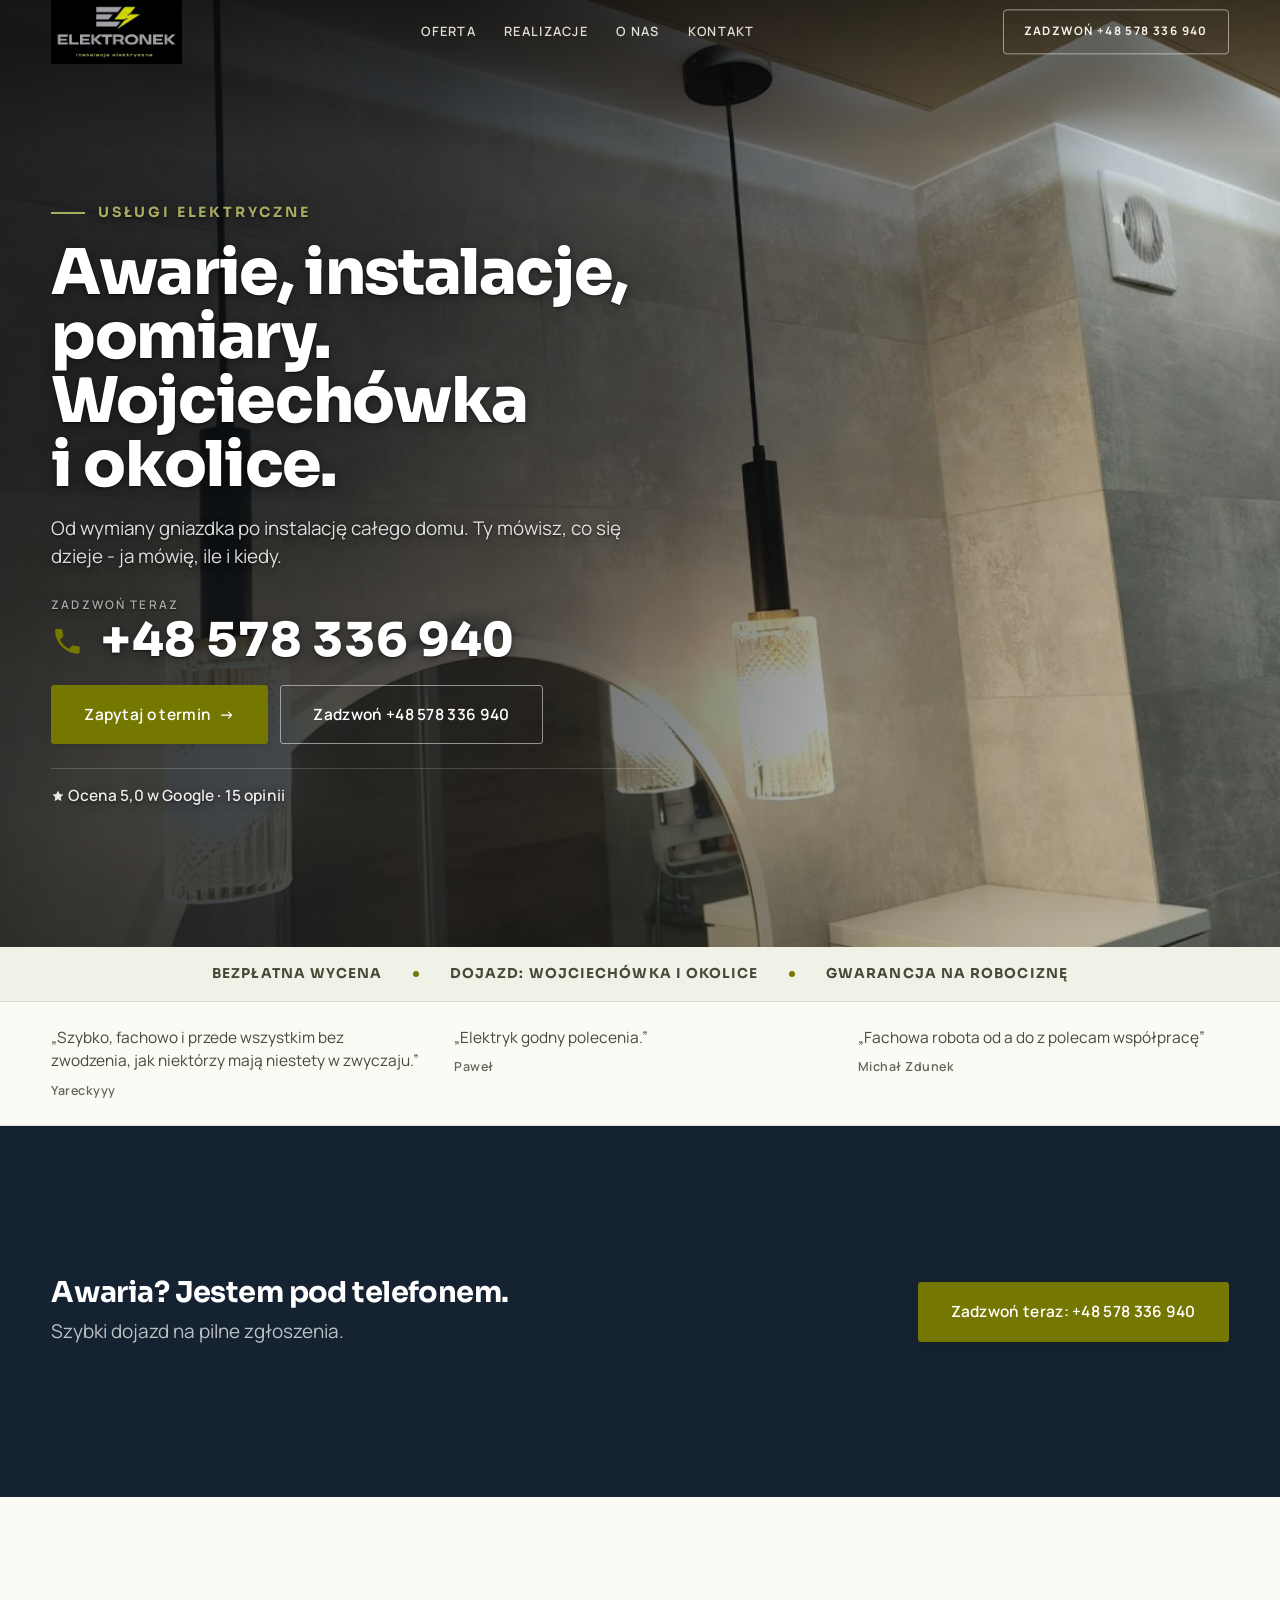
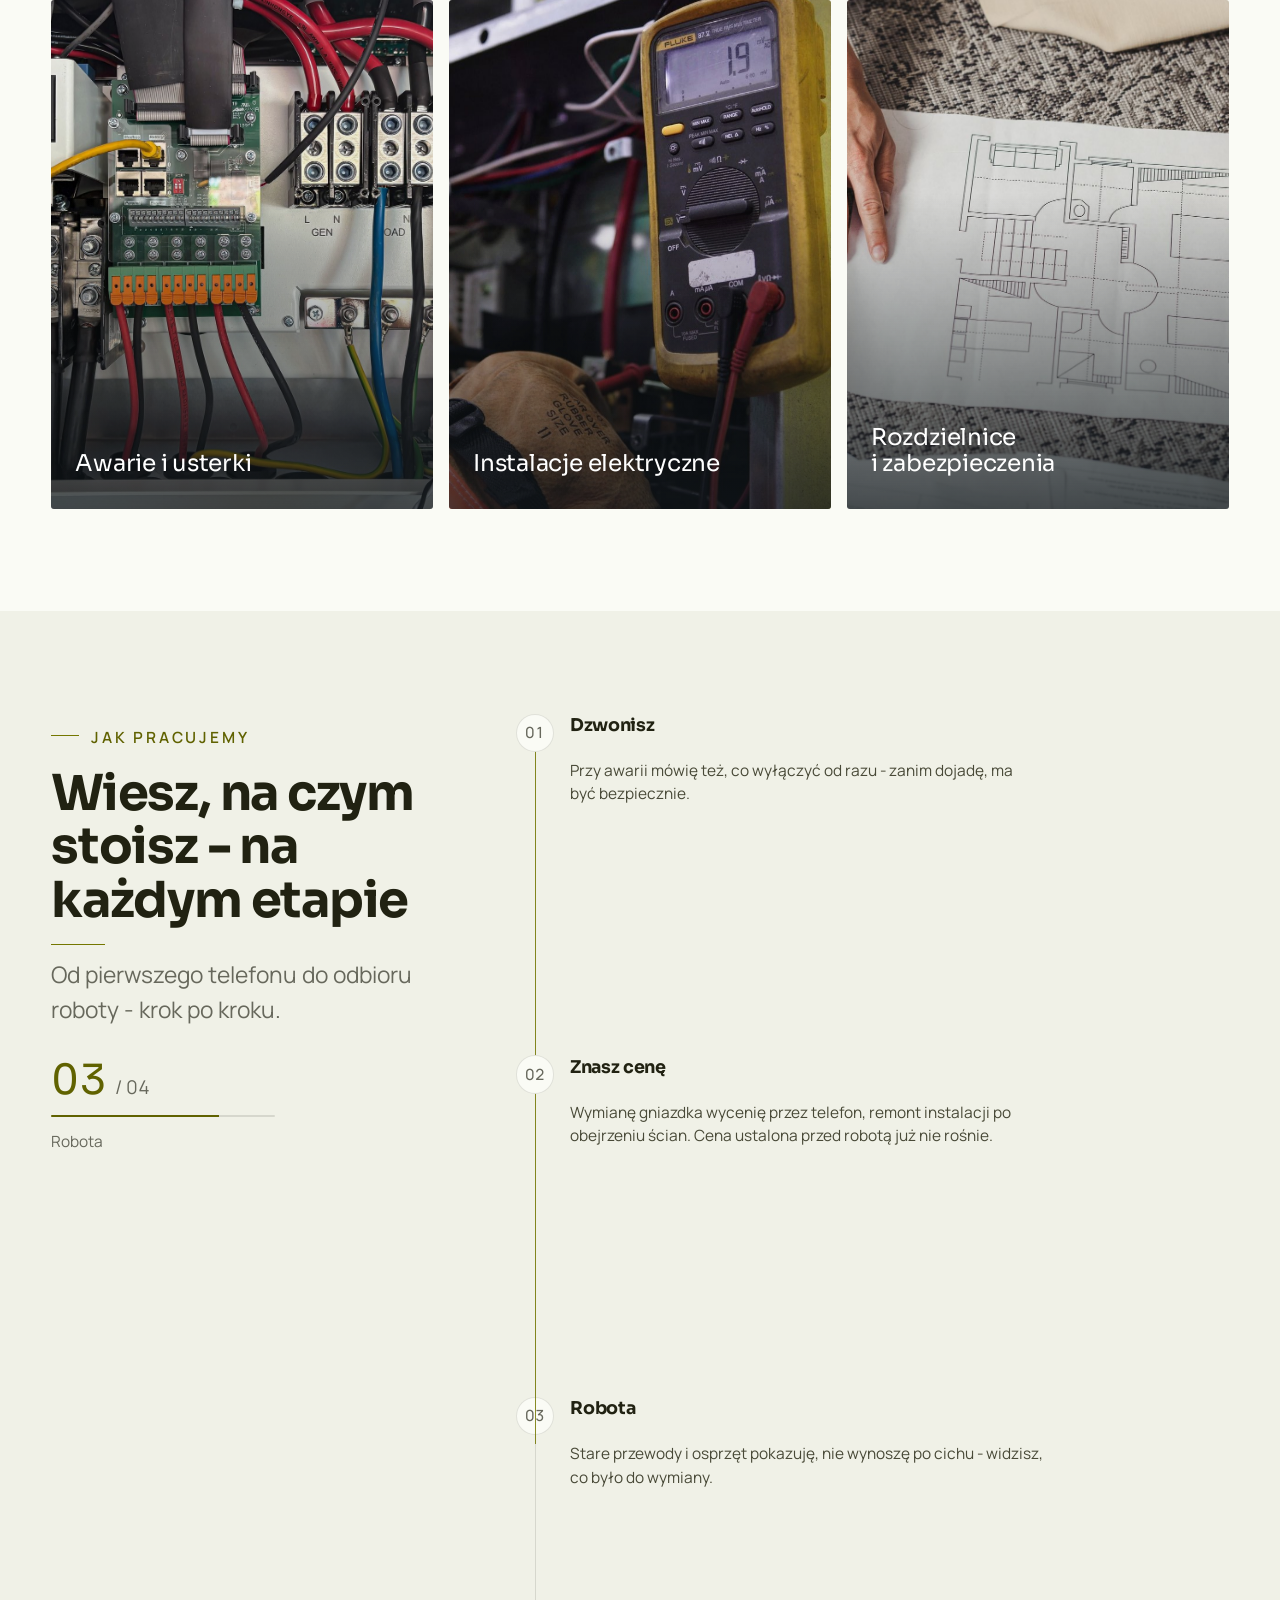
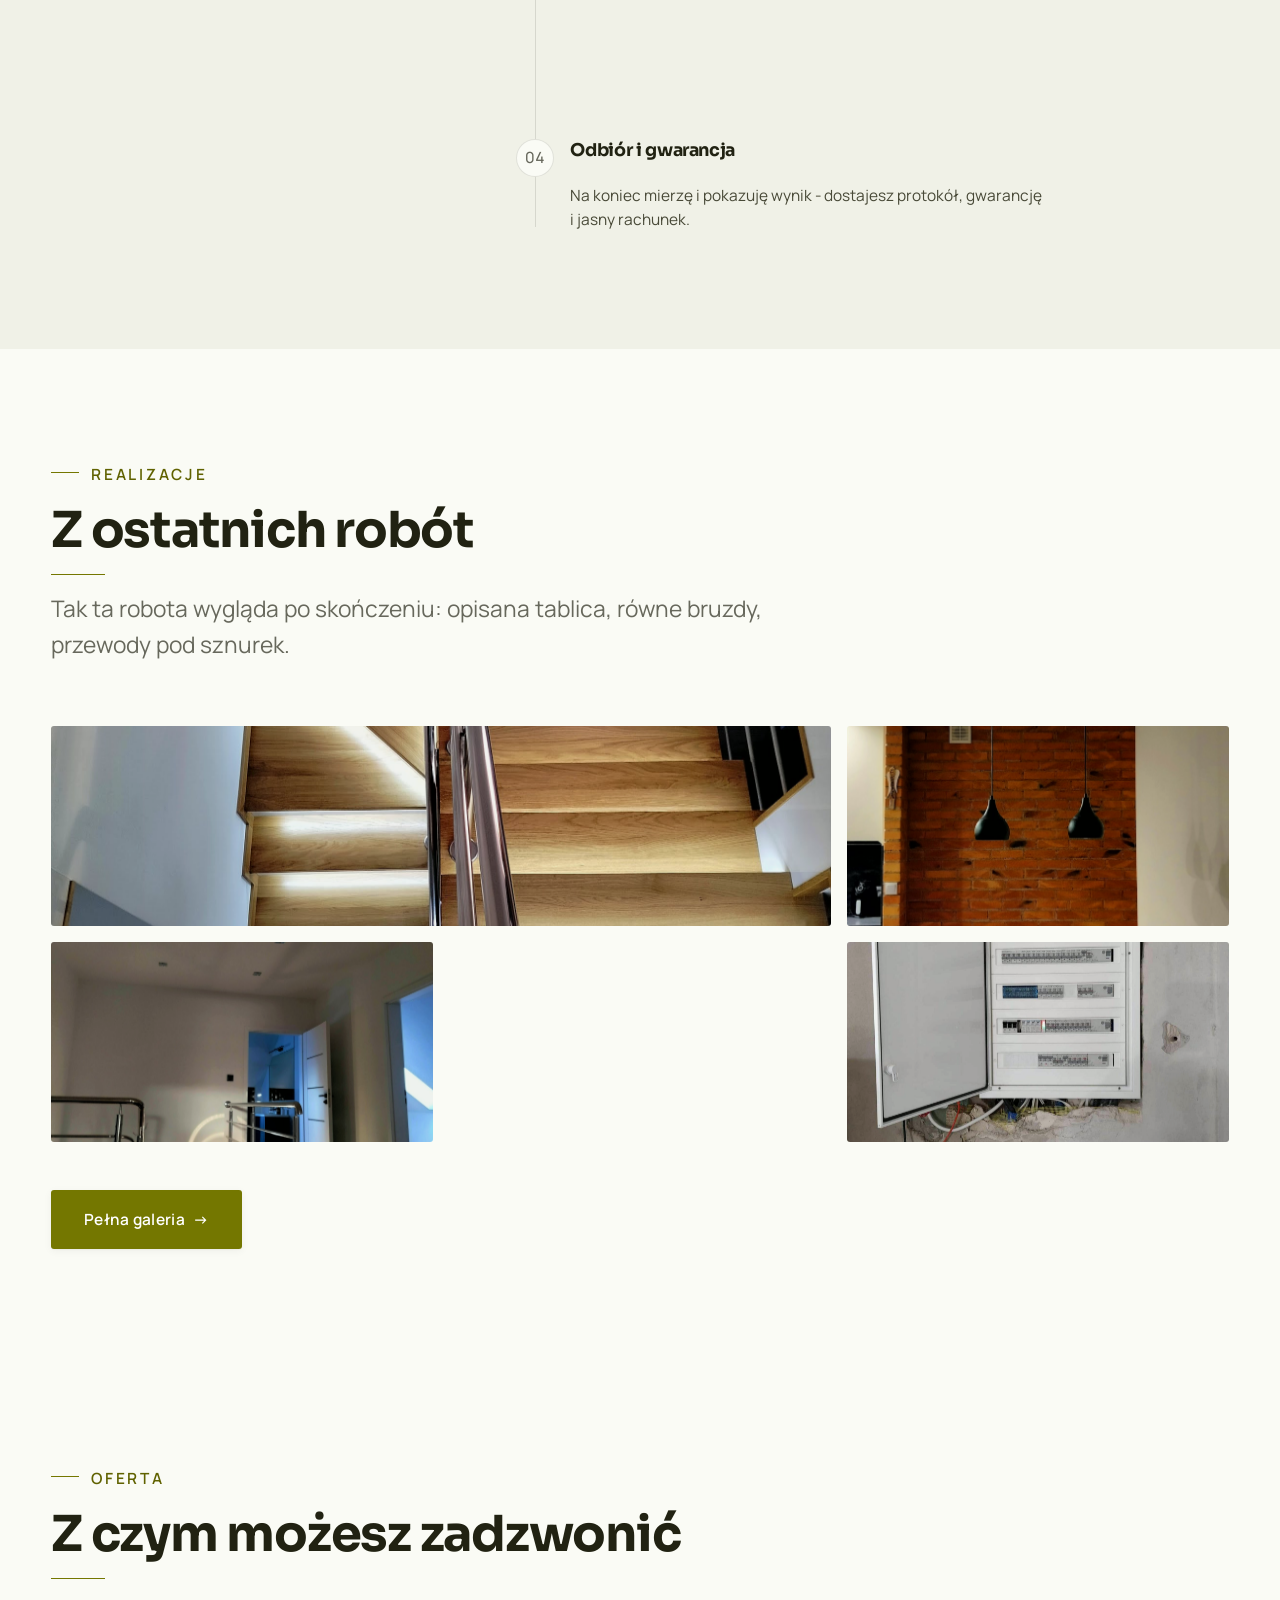
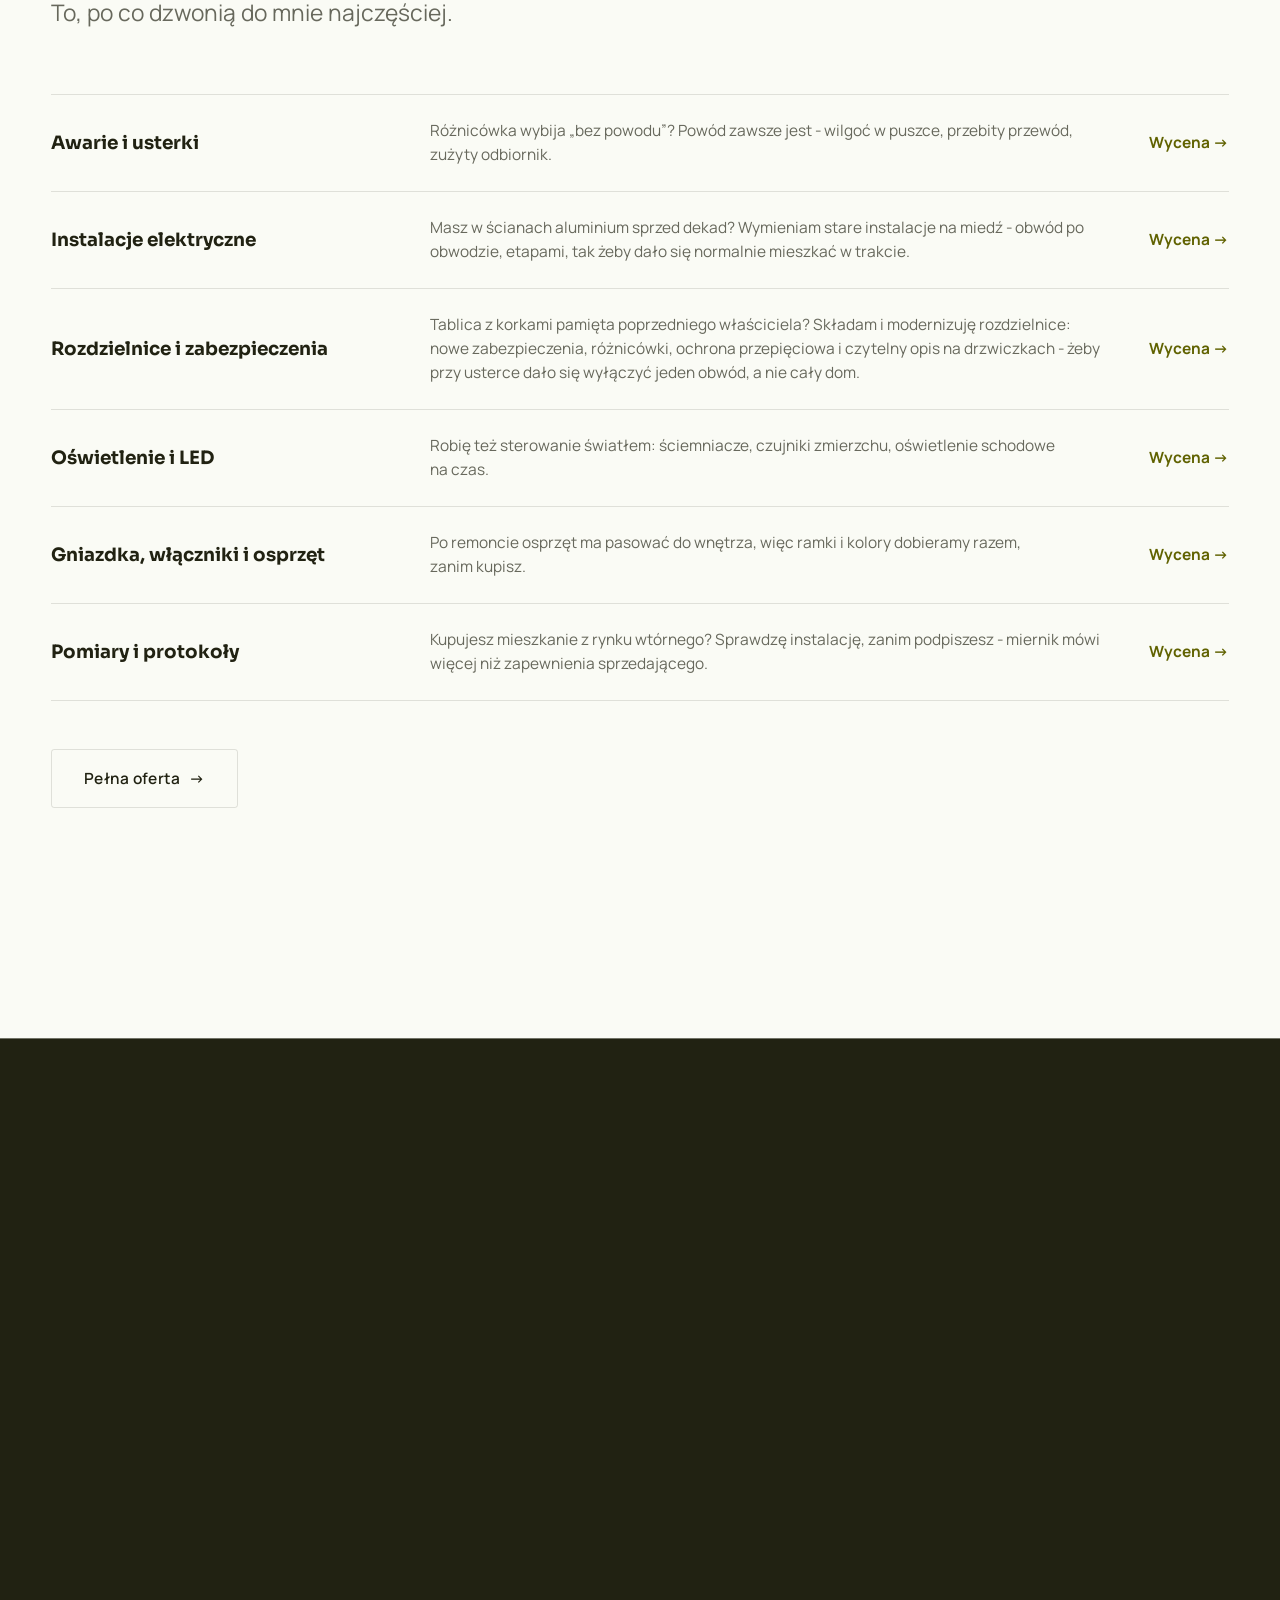
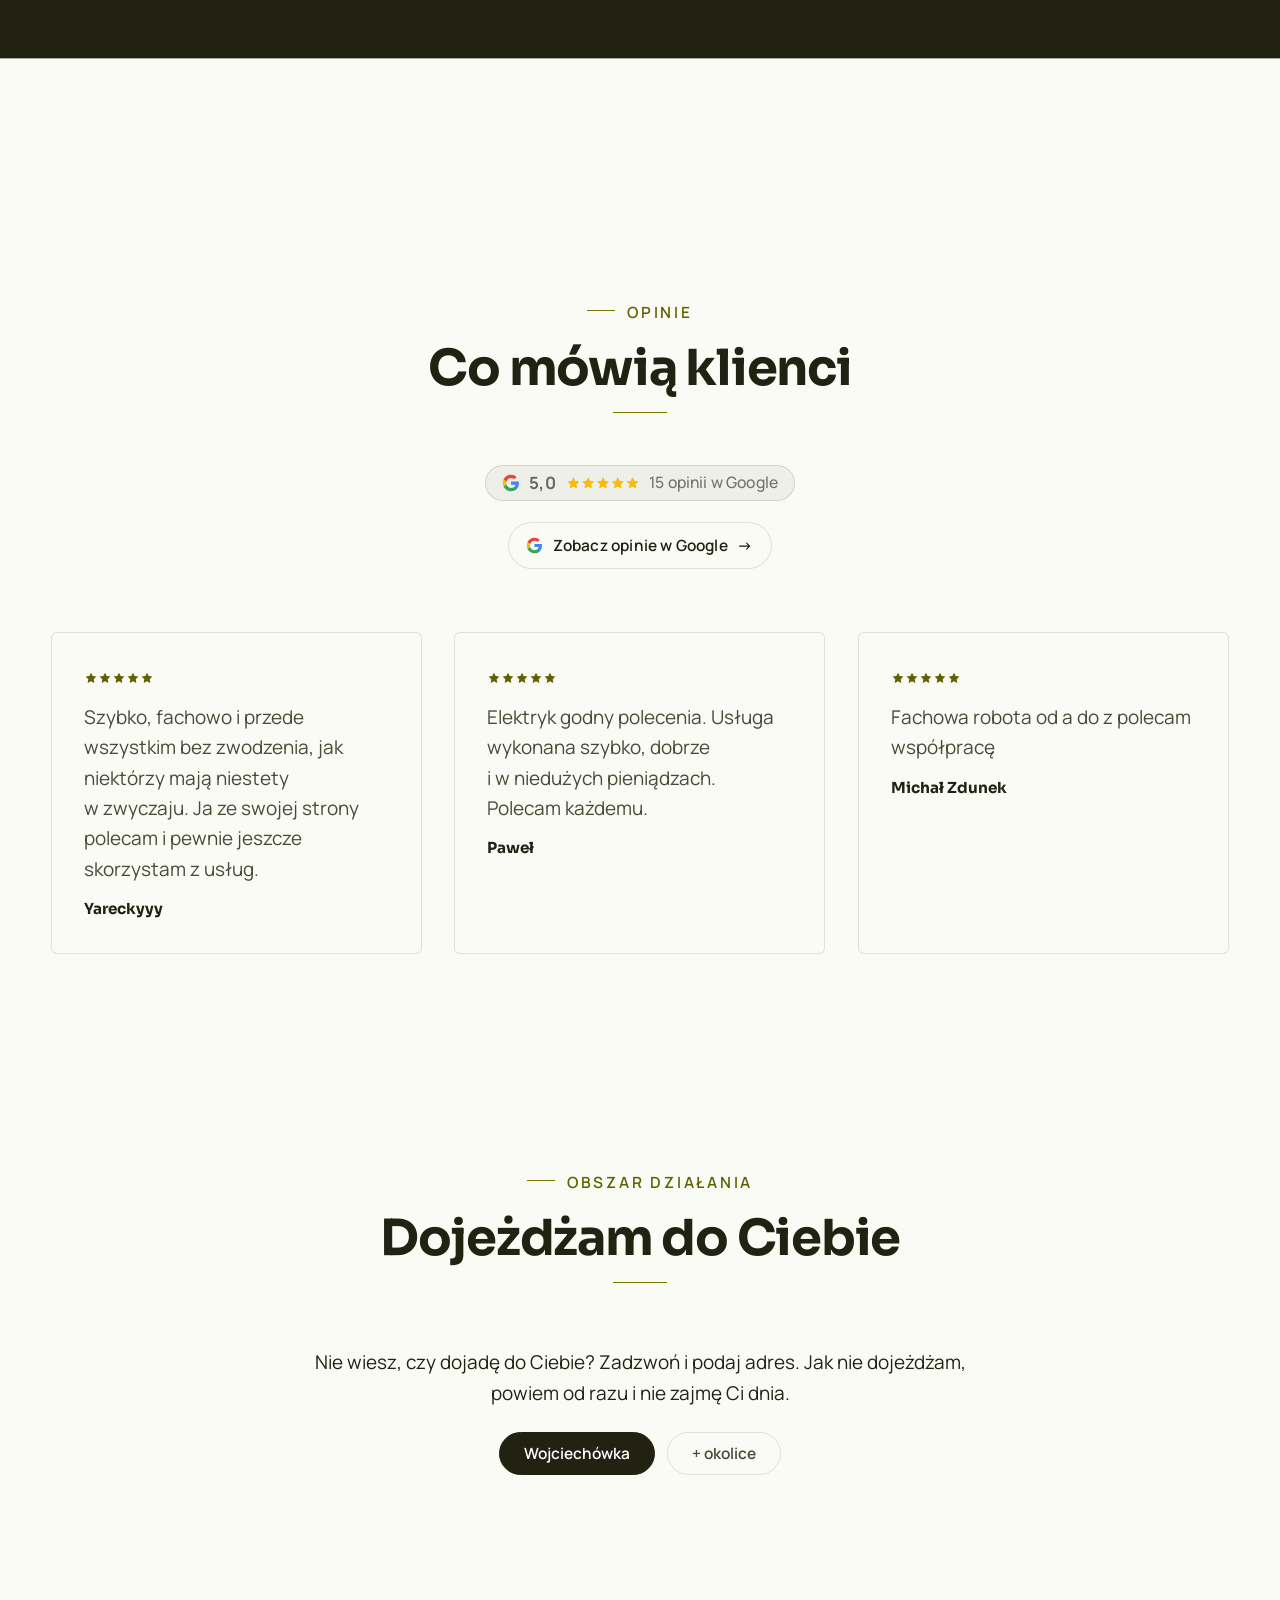
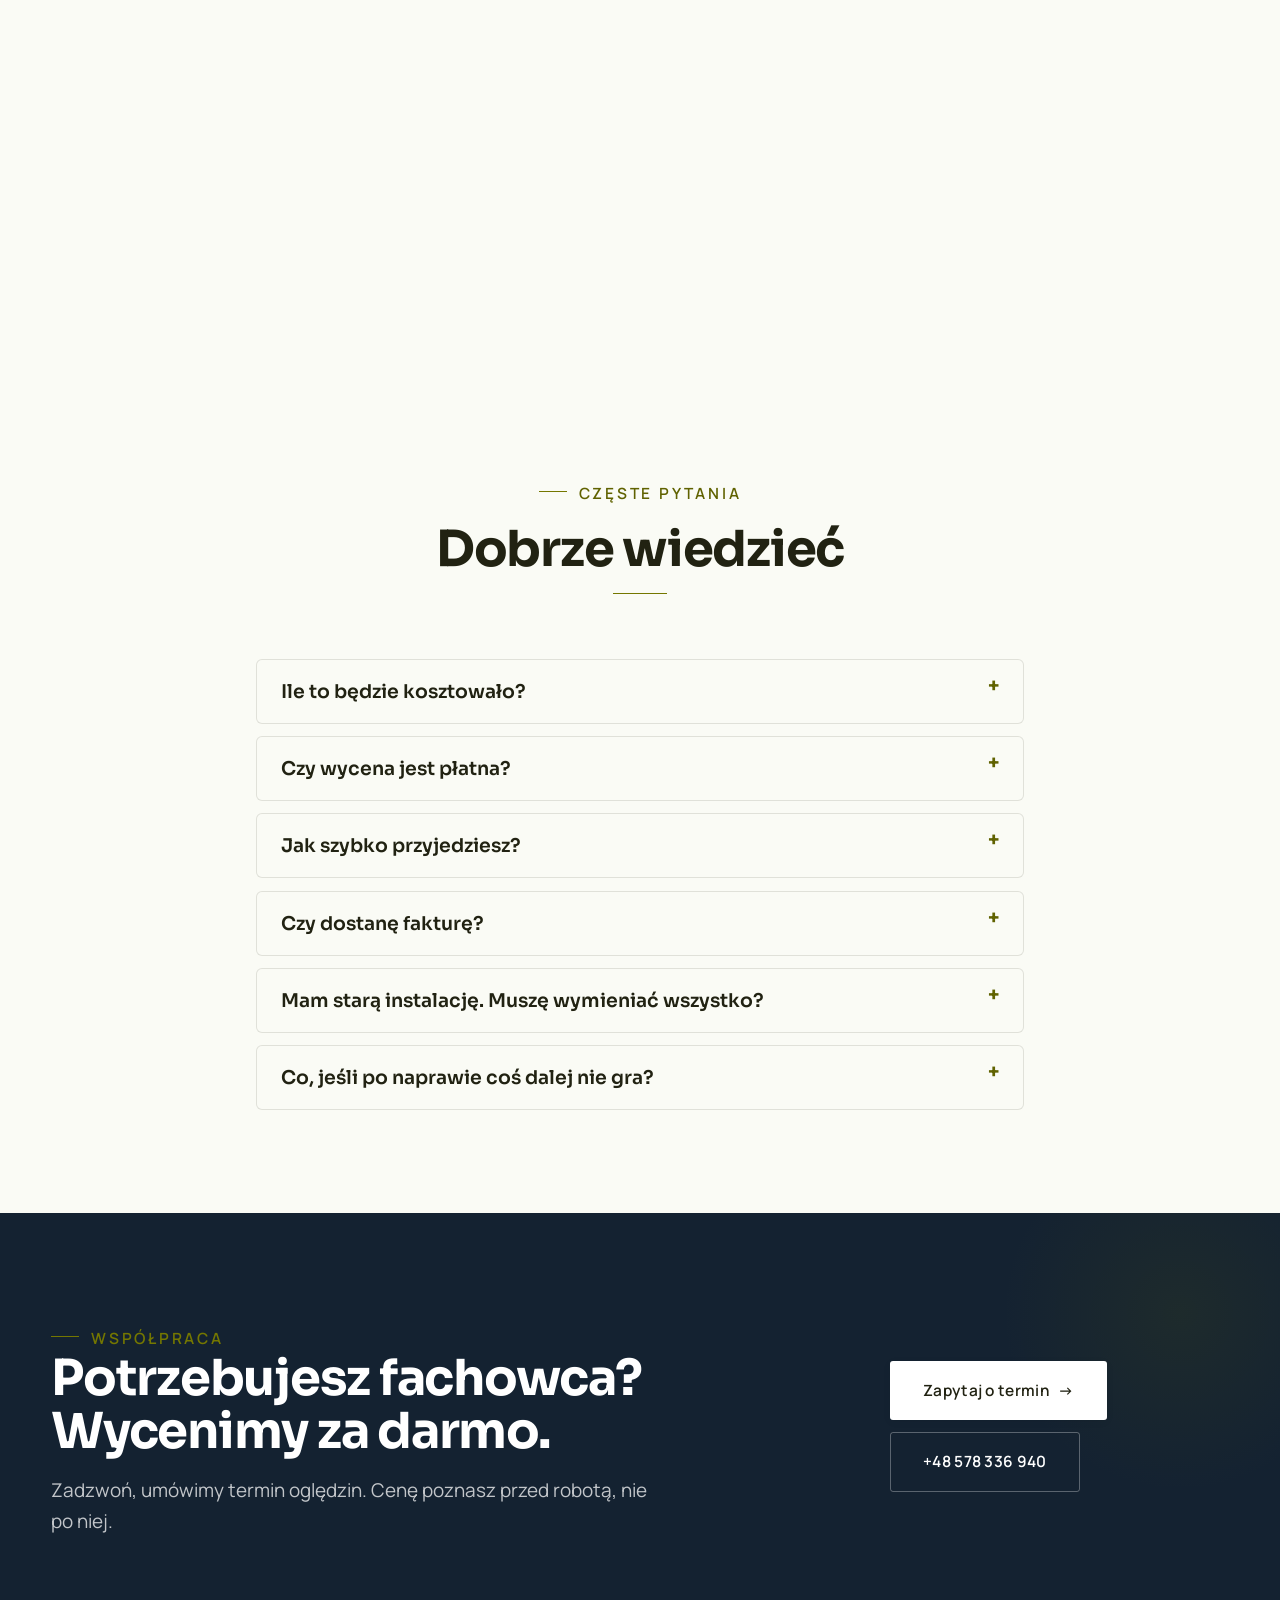
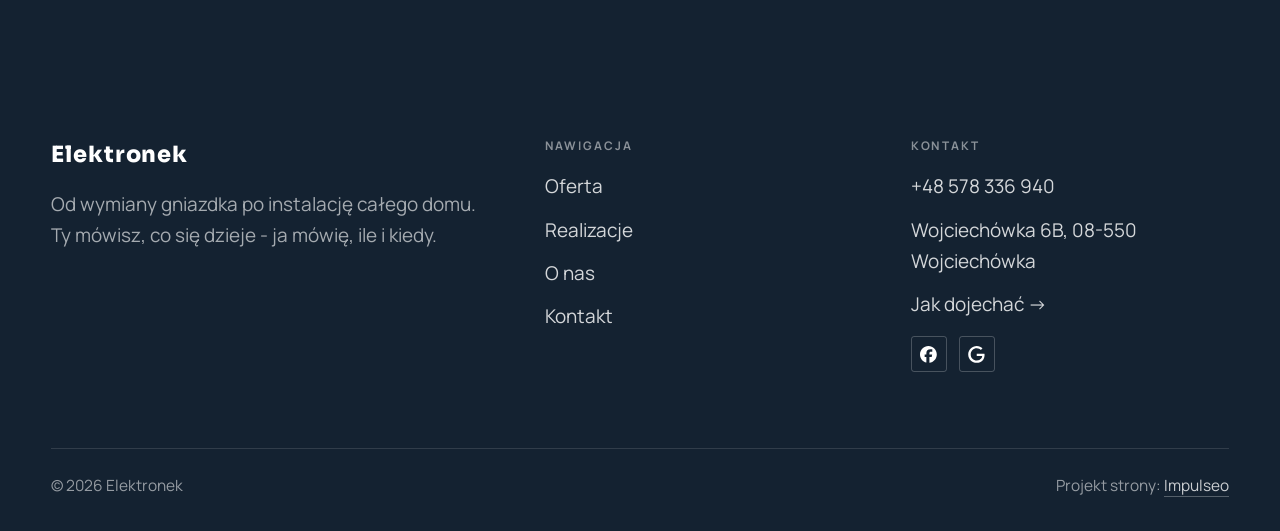
<file: index.html>
<!DOCTYPE html>
<html lang="pl">
<head>
<meta charset="UTF-8">
<meta name="viewport" content="width=device-width, initial-scale=1.0">
<title>Elektronek - elektryk, awarie i instalacje</title>
<meta name="description" content="Elektryk w Wojciechówce z dojazdem. Awarie, instalacje, rozdzielnice, oświetlenie, pomiary z protokołem. Cenę znasz przed robotą. Zadzwoń: +48 578 336 940.">
<link rel="canonical" href="https://kris20032.github.io/elektronek/">
<meta name="robots" content="noindex, nofollow">
<meta property="og:type" content="website">
<meta property="og:locale" content="pl_PL">
<meta property="og:site_name" content="Elektronek">
<meta property="og:title" content="Elektronek - elektryk, awarie i instalacje">
<meta property="og:description" content="Elektryk w Wojciechówce z dojazdem. Awarie, instalacje, rozdzielnice, oświetlenie, pomiary z protokołem. Cenę znasz przed robotą. Zadzwoń: +48 578 336 940.">
<meta property="og:url" content="https://kris20032.github.io/elektronek/">
<meta property="og:image" content="https://kris20032.github.io/elektronek/img/og.jpg">
<meta property="og:image:width" content="1200">
<meta property="og:image:height" content="630">
<meta name="twitter:card" content="summary_large_image">
<script type="application/ld+json">{"@context": "https://schema.org", "@type": "Electrician", "name": "Elektronek", "url": "https://kris20032.github.io/elektronek/", "telephone": "+48578336940", "image": "https://kris20032.github.io/elektronek/img/og.jpg", "areaServed": "Wojciechówka", "sameAs": ["https://maps.google.com/?cid=14058241500900709626&g_mp=Cidnb29nbGUubWFwcy5wbGFjZXMudjEuUGxhY2VzLlNlYXJjaFRleHQQAhgEIAA", "https://www.facebook.com/61554102656426/"]}</script>
<link rel="preconnect" href="https://fonts.googleapis.com">
<link rel="preconnect" href="https://fonts.gstatic.com" crossorigin>
<link href="https://fonts.googleapis.com/css2?family=Sora:wght@600;700;800&family=Manrope:wght@400;500;600&display=swap" rel="stylesheet">
<link rel="stylesheet" href="assets/styles.css?v=0320ab9b">
</head>
<body>

<header class="nav">
  <div class="wrap nav-inner">
    <a class="brand brand-has-logo" href="index.html"><img class="brand-logo" src="img/logo.png" alt="Elektronek" width="577" height="282" decoding="async"></a>
    <nav class="nav-links">
      <a href="oferta.html">Oferta</a>
      <a href="realizacje.html">Realizacje</a>
      <a href="o-nas.html">O nas</a>
      <a href="kontakt.html">Kontakt</a>
      <a href="tel:+48578336940" class="btn btn-accent">Zadzwoń +48 578 336 940</a>
    </nav>
    <button class="nav-toggle" aria-label="Menu"><span></span><span></span><span></span></button>
  </div>
</header>

<main>
<section class="hero-fach">
  <img class="hf-photo" src="img/hero.jpg" fetchpriority="high" data-rotate="img/g2.jpg|img/g3.jpg" alt="Elektronek" width="1560" height="858">
  <div class="hf-panel">
    <div class="hf-inner">
      <span class="hf-kicker">Usługi elektryczne</span>
      <h1 class="hf-title">Awarie, instalacje, pomiary. Wojciechówka i okolice. <em></em></h1>
      <p class="hf-lead">Od wymiany gniazdka po instalację całego domu. Ty mówisz, co się dzieje - ja mówię, ile i kiedy.</p>
      <a class="hf-phone" href="tel:+48578336940"><span class="hf-phone-lab">Zadzwoń teraz</span><span class="hf-phone-num"><svg class="ico-tel" width="16" height="16" viewBox="0 0 24 24" fill="none" aria-hidden="true"><path d="M6.6 10.8a15.5 15.5 0 0 0 6.6 6.6l2.2-2.2a1 1 0 0 1 1-.24 11.4 11.4 0 0 0 3.6.58 1 1 0 0 1 1 1V20a1 1 0 0 1-1 1A17 17 0 0 1 3 4a1 1 0 0 1 1-1h3.5a1 1 0 0 1 1 1c0 1.25.2 2.46.58 3.6a1 1 0 0 1-.25 1l-2.23 2.2Z" fill="currentColor"/></svg> +48 578 336 940</span></a>
      <div class="hf-actions">
        <a href="kontakt.html" class="btn btn-accent">Zapytaj o termin <span class="arr">→</span></a>
        <a href="tel:+48578336940" class="btn btn-ghost hf-ghost">Zadzwoń +48 578 336 940</a>
      </div>
      <div class="hf-trust"><svg class="ico-star" width="14" height="14" viewBox="0 0 24 24" style="vertical-align:-2px" aria-hidden="true"><path d="M12 2.8l2.85 5.8 6.4.93-4.63 4.5 1.1 6.37L12 17.4l-5.72 3 1.1-6.37-4.63-4.5 6.4-.93L12 2.8Z" fill="currentColor"/></svg> Ocena 5,0 w Google · 15 opinii</div>
    </div>
  </div>
</section>
<section class="fach-promise">
  <div class="wrap">
    <ul class="fp-row reveal"><li>Bezpłatna wycena</li><li>Dojazd: Wojciechówka i okolice</li><li>Gwarancja na robociznę</li></ul>
  </div>
</section>
<section class="opinie-mini" aria-label="Opinie klientów">
  <div class="wrap">
    <div class="om-row">
      <div class="om-item reveal"><blockquote>„Szybko, fachowo i przede wszystkim bez zwodzenia, jak niektórzy mają niestety w zwyczaju.”</blockquote><span class="om-autor">Yareckyyy</span></div>
      <div class="om-item reveal"><blockquote>„Elektryk godny polecenia.”</blockquote><span class="om-autor">Paweł</span></div>
      <div class="om-item reveal"><blockquote>„Fachowa robota od a do z polecam współpracę”</blockquote><span class="om-autor">Michał Zdunek</span></div>
    </div>
  </div>
</section>
<section class="awaria">
  <div class="wrap">
      <div class="reveal">
        <h3>Awaria? Jestem pod telefonem.</h3>
        <p>Szybki dojazd na pilne zgłoszenia.</p>
      </div>
      <a class="btn btn-accent" href="tel:+48578336940">Zadzwoń teraz: +48 578 336 940</a>
  </div>
</section>
<section class="gateways-band">
  <div class="wrap">
    <div class="gateways">
      <a href="oferta.html" class="gateway reveal"><img src="img/g8.jpg" alt="Awarie i usterki" loading="lazy" width="1880" height="1357" decoding="async"><span class="g-ttl">Awarie i usterki</span></a>
      <a href="oferta.html" class="gateway reveal"><img src="img/g9.jpg" alt="Instalacje elektryczne" loading="lazy" width="1880" height="992" decoding="async"><span class="g-ttl">Instalacje elektryczne</span></a>
      <a href="oferta.html" class="gateway reveal"><img src="img/g10.jpg" alt="Rozdzielnice i zabezpieczenia" loading="lazy" width="1880" height="1253" decoding="async"><span class="g-ttl">Rozdzielnice i zabezpieczenia</span></a>
    </div>
  </div>
</section>
<section class="proces proces-os fachowcy">
  <div class="wrap proc-grid">
    <div class="proc-side">
      <div class="head reveal">
        <span class="eyebrow">Jak pracujemy</span>
        <h2>Wiesz, na czym stoisz - na każdym etapie</h2>
        <p>Od pierwszego telefonu do odbioru roboty - krok po kroku.</p>
      </div>
      <div class="proc-count" aria-hidden="true"><span class="pc-cur">01</span><span class="pc-all">/ 04</span></div>
      <div class="proc-bar" aria-hidden="true"><i></i></div>
      <p class="proc-now" aria-hidden="true">Dzwonisz</p>
    </div>
    <ol class="proces-line">
      <li class="reveal"><span class="pno">01</span><h3>Dzwonisz</h3><p>Przy awarii mówię też, co wyłączyć od razu - zanim dojadę, ma być bezpiecznie.</p></li>
      <li class="reveal"><span class="pno">02</span><h3>Znasz cenę</h3><p>Wymianę gniazdka wycenię przez telefon, remont instalacji po obejrzeniu ścian. Cena ustalona przed robotą już nie rośnie.</p></li>
      <li class="reveal"><span class="pno">03</span><h3>Robota</h3><p>Stare przewody i osprzęt pokazuję, nie wynoszę po cichu - widzisz, co było do wymiany.</p></li>
      <li class="reveal"><span class="pno">04</span><h3>Odbiór i gwarancja</h3><p>Na koniec mierzę i pokazuję wynik - dostajesz protokół, gwarancję i jasny rachunek.</p></li>
    </ol>
  </div>
</section>
<section>
  <div class="wrap">
    <div class="head reveal">
      <span class="eyebrow">Realizacje</span>
      <h2>Z ostatnich robót</h2>
      <p>Tak ta robota wygląda po skończeniu: opisana tablica, równe bruzdy, przewody pod sznurek.</p>
    </div>
    <div class="gallery">
      <div class="tile t-two3 reveal"><img src="img/g1.jpg" alt="Elektronek" loading="lazy" width="1600" height="2133" decoding="async"></div>
      <div class="tile t-third reveal"><img src="img/g4.jpg" alt="Elektronek" loading="lazy" width="1546" height="2142" decoding="async"></div>
      <div class="tile t-third reveal"><img src="img/g5.jpg" alt="Elektronek" loading="lazy" width="1600" height="2133" decoding="async"></div>
      <div class="tile t-third reveal"><img src="img/g6.jpg" alt="Elektronek" loading="lazy" width="1502" height="1084" decoding="async"></div>
      <div class="tile t-third reveal"><img src="img/g7.jpg" alt="Elektronek" loading="lazy" width="1460" height="1956" decoding="async"></div>
    </div>
    <div style="margin-top:var(--space-7)" class="reveal"><a href="realizacje.html" class="btn btn-accent">Pełna galeria <span class="arr">→</span></a></div>
  </div>
</section>
<section class="fach-uslugi">
  <div class="wrap">
    <div class="head reveal">
      <span class="eyebrow">Oferta</span>
      <h2>Z czym możesz zadzwonić</h2>
      <p>To, po co dzwonią do mnie najczęściej.</p>
    </div>
    <ul class="fu-list">
      <li class="fu-row reveal"><div class="fu-name">Awarie i usterki</div><div class="fu-desc">Różnicówka wybija „bez powodu”? Powód zawsze jest - wilgoć w puszce, przebity przewód, zużyty odbiornik.</div><a class="fu-cta" href="kontakt.html">Wycena <span class="arr">→</span></a></li>
      <li class="fu-row reveal"><div class="fu-name">Instalacje elektryczne</div><div class="fu-desc">Masz w ścianach aluminium sprzed dekad? Wymieniam stare instalacje na miedź - obwód po obwodzie, etapami, tak żeby dało się normalnie mieszkać w trakcie.</div><a class="fu-cta" href="kontakt.html">Wycena <span class="arr">→</span></a></li>
      <li class="fu-row reveal"><div class="fu-name">Rozdzielnice i zabezpieczenia</div><div class="fu-desc">Tablica z korkami pamięta poprzedniego właściciela? Składam i modernizuję rozdzielnice: nowe zabezpieczenia, różnicówki, ochrona przepięciowa i czytelny opis na drzwiczkach - żeby przy usterce dało się wyłączyć jeden obwód, a nie cały dom.</div><a class="fu-cta" href="kontakt.html">Wycena <span class="arr">→</span></a></li>
      <li class="fu-row reveal"><div class="fu-name">Oświetlenie i LED</div><div class="fu-desc">Robię też sterowanie światłem: ściemniacze, czujniki zmierzchu, oświetlenie schodowe na czas.</div><a class="fu-cta" href="kontakt.html">Wycena <span class="arr">→</span></a></li>
      <li class="fu-row reveal"><div class="fu-name">Gniazdka, włączniki i osprzęt</div><div class="fu-desc">Po remoncie osprzęt ma pasować do wnętrza, więc ramki i kolory dobieramy razem, zanim kupisz.</div><a class="fu-cta" href="kontakt.html">Wycena <span class="arr">→</span></a></li>
      <li class="fu-row reveal"><div class="fu-name">Pomiary i protokoły</div><div class="fu-desc">Kupujesz mieszkanie z rynku wtórnego? Sprawdzę instalację, zanim podpiszesz - miernik mówi więcej niż zapewnienia sprzedającego.</div><a class="fu-cta" href="kontakt.html">Wycena <span class="arr">→</span></a></li>
    </ul>
    <div style="margin-top:var(--space-7)" class="reveal"><a href="oferta.html" class="btn btn-ghost">Pełna oferta <span class="arr">→</span></a></div>
  </div>
</section>
<section class="stopklatka" aria-hidden="true">
  <div class="stk-bg" style="background-image:url(img/g11.jpg)"></div>
</section>
<section class="opinie">
  <div class="wrap">
    <div class="head center reveal">
      <span class="eyebrow">Opinie</span>
      <h2>Co mówią klienci</h2>
    </div>
    <p class="op-meta reveal"><span class="g-badge"><svg class="gb-ico" viewBox="0 0 24 24" width="18" height="18" aria-hidden="true"><path fill="#4285F4" d="M22.56 12.25c0-.78-.07-1.53-.2-2.25H12v4.26h5.92c-.26 1.37-1.04 2.53-2.21 3.31v2.77h3.57c2.08-1.92 3.28-4.74 3.28-8.09z"/><path fill="#34A853" d="M12 23c2.97 0 5.46-.98 7.28-2.66l-3.57-2.77c-.98.66-2.23 1.06-3.71 1.06-2.86 0-5.29-1.93-6.16-4.53H2.18v2.84C3.99 20.53 7.7 23 12 23z"/><path fill="#FBBC05" d="M5.84 14.09c-.22-.66-.35-1.36-.35-2.09s.13-1.43.35-2.09V7.07H2.18C1.43 8.55 1 10.22 1 12s.43 3.45 1.18 4.93l2.85-2.22.81-.62z"/><path fill="#EA4335" d="M12 5.38c1.62 0 3.06.56 4.21 1.64l3.15-3.15C17.45 2.09 14.97 1 12 1 7.7 1 3.99 3.47 2.18 7.07l3.66 2.84c.87-2.6 3.3-4.53 6.16-4.53z"/></svg><b class="gb-ocena">5,0</b><svg class="gb-stars" viewBox="0 0 90 18" width="74" height="14.8" aria-hidden="true"><g fill="currentColor" opacity=".26"><path transform="translate(0,0)" d="M9 1.6l2.2 4.46 4.92.72-3.56 3.47.84 4.9L9 12.74l-4.4 2.31.84-4.9L1.88 6.68l4.92-.72L9 1.6Z"/><path transform="translate(18,0)" d="M9 1.6l2.2 4.46 4.92.72-3.56 3.47.84 4.9L9 12.74l-4.4 2.31.84-4.9L1.88 6.68l4.92-.72L9 1.6Z"/><path transform="translate(36,0)" d="M9 1.6l2.2 4.46 4.92.72-3.56 3.47.84 4.9L9 12.74l-4.4 2.31.84-4.9L1.88 6.68l4.92-.72L9 1.6Z"/><path transform="translate(54,0)" d="M9 1.6l2.2 4.46 4.92.72-3.56 3.47.84 4.9L9 12.74l-4.4 2.31.84-4.9L1.88 6.68l4.92-.72L9 1.6Z"/><path transform="translate(72,0)" d="M9 1.6l2.2 4.46 4.92.72-3.56 3.47.84 4.9L9 12.74l-4.4 2.31.84-4.9L1.88 6.68l4.92-.72L9 1.6Z"/></g><clipPath id="gs1000"><rect x="0" y="0" width="90.0" height="18"/></clipPath><g fill="#FBBC04" clip-path="url(#gs1000)"><path transform="translate(0,0)" d="M9 1.6l2.2 4.46 4.92.72-3.56 3.47.84 4.9L9 12.74l-4.4 2.31.84-4.9L1.88 6.68l4.92-.72L9 1.6Z"/><path transform="translate(18,0)" d="M9 1.6l2.2 4.46 4.92.72-3.56 3.47.84 4.9L9 12.74l-4.4 2.31.84-4.9L1.88 6.68l4.92-.72L9 1.6Z"/><path transform="translate(36,0)" d="M9 1.6l2.2 4.46 4.92.72-3.56 3.47.84 4.9L9 12.74l-4.4 2.31.84-4.9L1.88 6.68l4.92-.72L9 1.6Z"/><path transform="translate(54,0)" d="M9 1.6l2.2 4.46 4.92.72-3.56 3.47.84 4.9L9 12.74l-4.4 2.31.84-4.9L1.88 6.68l4.92-.72L9 1.6Z"/><path transform="translate(72,0)" d="M9 1.6l2.2 4.46 4.92.72-3.56 3.47.84 4.9L9 12.74l-4.4 2.31.84-4.9L1.88 6.68l4.92-.72L9 1.6Z"/></g></svg><span class="gb-txt">15 opinii w Google</span></span></p>
    <p class="op-meta reveal"><a class="op-google" href="https://maps.google.com/?cid=14058241500900709626&amp;g_mp=Cidnb29nbGUubWFwcy5wbGFjZXMudjEuUGxhY2VzLlNlYXJjaFRleHQQAhgEIAA" target="_blank" rel="noopener"><svg class="op-g-ico" viewBox="0 0 24 24" width="17" height="17" aria-hidden="true"><path fill="#4285F4" d="M22.56 12.25c0-.78-.07-1.53-.2-2.25H12v4.26h5.92c-.26 1.37-1.04 2.53-2.21 3.31v2.77h3.57c2.08-1.92 3.28-4.74 3.28-8.09z"/><path fill="#34A853" d="M12 23c2.97 0 5.46-.98 7.28-2.66l-3.57-2.77c-.98.66-2.23 1.06-3.71 1.06-2.86 0-5.29-1.93-6.16-4.53H2.18v2.84C3.99 20.53 7.7 23 12 23z"/><path fill="#FBBC05" d="M5.84 14.09c-.22-.66-.35-1.36-.35-2.09s.13-1.43.35-2.09V7.07H2.18C1.43 8.55 1 10.22 1 12s.43 3.45 1.18 4.93l2.85-2.22.81-.62z"/><path fill="#EA4335" d="M12 5.38c1.62 0 3.06.56 4.21 1.64l3.15-3.15C17.45 2.09 14.97 1 12 1 7.7 1 3.99 3.47 2.18 7.07l3.66 2.84c.87-2.6 3.3-4.53 6.16-4.53z"/></svg><span>Zobacz opinie w Google</span><span class="arr">→</span></a></p>
    <div class="opinie-grid">
      <figure class="op-card reveal"><span class="op-star"><svg class="ico-star" width="14" height="14" viewBox="0 0 24 24" style="vertical-align:-2px" aria-hidden="true"><path d="M12 2.8l2.85 5.8 6.4.93-4.63 4.5 1.1 6.37L12 17.4l-5.72 3 1.1-6.37-4.63-4.5 6.4-.93L12 2.8Z" fill="currentColor"/></svg><svg class="ico-star" width="14" height="14" viewBox="0 0 24 24" style="vertical-align:-2px" aria-hidden="true"><path d="M12 2.8l2.85 5.8 6.4.93-4.63 4.5 1.1 6.37L12 17.4l-5.72 3 1.1-6.37-4.63-4.5 6.4-.93L12 2.8Z" fill="currentColor"/></svg><svg class="ico-star" width="14" height="14" viewBox="0 0 24 24" style="vertical-align:-2px" aria-hidden="true"><path d="M12 2.8l2.85 5.8 6.4.93-4.63 4.5 1.1 6.37L12 17.4l-5.72 3 1.1-6.37-4.63-4.5 6.4-.93L12 2.8Z" fill="currentColor"/></svg><svg class="ico-star" width="14" height="14" viewBox="0 0 24 24" style="vertical-align:-2px" aria-hidden="true"><path d="M12 2.8l2.85 5.8 6.4.93-4.63 4.5 1.1 6.37L12 17.4l-5.72 3 1.1-6.37-4.63-4.5 6.4-.93L12 2.8Z" fill="currentColor"/></svg><svg class="ico-star" width="14" height="14" viewBox="0 0 24 24" style="vertical-align:-2px" aria-hidden="true"><path d="M12 2.8l2.85 5.8 6.4.93-4.63 4.5 1.1 6.37L12 17.4l-5.72 3 1.1-6.37-4.63-4.5 6.4-.93L12 2.8Z" fill="currentColor"/></svg></span><blockquote>Szybko, fachowo i przede wszystkim bez zwodzenia, jak niektórzy mają niestety w zwyczaju. Ja ze swojej strony polecam i pewnie jeszcze skorzystam z usług.</blockquote><span class="op-autor">Yareckyyy</span></figure>
      <figure class="op-card reveal"><span class="op-star"><svg class="ico-star" width="14" height="14" viewBox="0 0 24 24" style="vertical-align:-2px" aria-hidden="true"><path d="M12 2.8l2.85 5.8 6.4.93-4.63 4.5 1.1 6.37L12 17.4l-5.72 3 1.1-6.37-4.63-4.5 6.4-.93L12 2.8Z" fill="currentColor"/></svg><svg class="ico-star" width="14" height="14" viewBox="0 0 24 24" style="vertical-align:-2px" aria-hidden="true"><path d="M12 2.8l2.85 5.8 6.4.93-4.63 4.5 1.1 6.37L12 17.4l-5.72 3 1.1-6.37-4.63-4.5 6.4-.93L12 2.8Z" fill="currentColor"/></svg><svg class="ico-star" width="14" height="14" viewBox="0 0 24 24" style="vertical-align:-2px" aria-hidden="true"><path d="M12 2.8l2.85 5.8 6.4.93-4.63 4.5 1.1 6.37L12 17.4l-5.72 3 1.1-6.37-4.63-4.5 6.4-.93L12 2.8Z" fill="currentColor"/></svg><svg class="ico-star" width="14" height="14" viewBox="0 0 24 24" style="vertical-align:-2px" aria-hidden="true"><path d="M12 2.8l2.85 5.8 6.4.93-4.63 4.5 1.1 6.37L12 17.4l-5.72 3 1.1-6.37-4.63-4.5 6.4-.93L12 2.8Z" fill="currentColor"/></svg><svg class="ico-star" width="14" height="14" viewBox="0 0 24 24" style="vertical-align:-2px" aria-hidden="true"><path d="M12 2.8l2.85 5.8 6.4.93-4.63 4.5 1.1 6.37L12 17.4l-5.72 3 1.1-6.37-4.63-4.5 6.4-.93L12 2.8Z" fill="currentColor"/></svg></span><blockquote>Elektryk godny polecenia. Usługa wykonana szybko, dobrze i w niedużych pieniądzach. Polecam każdemu.</blockquote><span class="op-autor">Paweł</span></figure>
      <figure class="op-card reveal"><span class="op-star"><svg class="ico-star" width="14" height="14" viewBox="0 0 24 24" style="vertical-align:-2px" aria-hidden="true"><path d="M12 2.8l2.85 5.8 6.4.93-4.63 4.5 1.1 6.37L12 17.4l-5.72 3 1.1-6.37-4.63-4.5 6.4-.93L12 2.8Z" fill="currentColor"/></svg><svg class="ico-star" width="14" height="14" viewBox="0 0 24 24" style="vertical-align:-2px" aria-hidden="true"><path d="M12 2.8l2.85 5.8 6.4.93-4.63 4.5 1.1 6.37L12 17.4l-5.72 3 1.1-6.37-4.63-4.5 6.4-.93L12 2.8Z" fill="currentColor"/></svg><svg class="ico-star" width="14" height="14" viewBox="0 0 24 24" style="vertical-align:-2px" aria-hidden="true"><path d="M12 2.8l2.85 5.8 6.4.93-4.63 4.5 1.1 6.37L12 17.4l-5.72 3 1.1-6.37-4.63-4.5 6.4-.93L12 2.8Z" fill="currentColor"/></svg><svg class="ico-star" width="14" height="14" viewBox="0 0 24 24" style="vertical-align:-2px" aria-hidden="true"><path d="M12 2.8l2.85 5.8 6.4.93-4.63 4.5 1.1 6.37L12 17.4l-5.72 3 1.1-6.37-4.63-4.5 6.4-.93L12 2.8Z" fill="currentColor"/></svg><svg class="ico-star" width="14" height="14" viewBox="0 0 24 24" style="vertical-align:-2px" aria-hidden="true"><path d="M12 2.8l2.85 5.8 6.4.93-4.63 4.5 1.1 6.37L12 17.4l-5.72 3 1.1-6.37-4.63-4.5 6.4-.93L12 2.8Z" fill="currentColor"/></svg></span><blockquote>Fachowa robota od a do z polecam współpracę</blockquote><span class="op-autor">Michał Zdunek</span></figure>
    </div>
  </div>
</section>
<section class="obszar">
  <div class="wrap">
    <div class="head center reveal">
      <span class="eyebrow">Obszar działania</span>
      <h2>Dojeżdżam do Ciebie</h2>
    </div>
    <p class="obszar-txt reveal" style="text-align:center;max-width:60ch;margin:0 auto 1.4rem">Nie wiesz, czy dojadę do Ciebie? Zadzwoń i podaj adres. Jak nie dojeżdżam, powiem od razu i nie zajmę Ci dnia.</p>
    <ul class="obszar-list reveal"><li class="is-home">Wojciechówka</li><li>+ okolice</li></ul>
    <div class="obszar-mapa reveal" style="margin-top:var(--space-7)">
      <iframe title="Obszar działania - Wojciechówka i okolice" src="https://maps.google.com/maps?q=51.7228858%2C22.0774227&amp;z=11&amp;output=embed" loading="lazy" referrerpolicy="no-referrer-when-downgrade" style="width:100%;height:clamp(280px,38vh,420px);border:0;display:block;border-radius:var(--r-md)"></iframe>
    </div>
  </div>
</section>
<section class="faq-klinika">
  <div class="wrap">
    <div class="head center reveal">
      <span class="eyebrow">Częste pytania</span>
      <h2>Dobrze wiedzieć</h2>
    </div>
    <div class="faq-list">
      <details class="faq-item reveal"><summary>Ile to będzie kosztowało?</summary><p>Zależy, co się dzieje - dlatego wypytuję przez telefon i od razu podaję widełki. Ostateczną cenę ustalamy przy oględzinach, zanim zacznę.</p></details>
      <details class="faq-item reveal"><summary>Czy wycena jest płatna?</summary><p>Nie. Przyjazd i wycena w Wojciechówce i najbliższej okolicy są bezpłatne - płacisz dopiero za umówioną robotę.</p></details>
      <details class="faq-item reveal"><summary>Jak szybko przyjedziesz?</summary><p>Brak prądu w całym domu to pilny wyjazd - przestawiam grafik. Dołożenie gniazdka spokojnie poczeka na umówiony termin.</p></details>
      <details class="faq-item reveal"><summary>Czy dostanę fakturę?</summary><p>Tak - VAT albo paragon, jak wolisz. Z firmami i wspólnotami rozliczam się przelewem.</p></details>
      <details class="faq-item reveal"><summary>Mam starą instalację. Muszę wymieniać wszystko?</summary><p>Aluminium w ścianach to jeszcze nie wyrok, ale ma swoje lata i lubi luzujące się zaciski. Mówię wprost, co wymienić od razu, a co można zaplanować - z cenami, żebyś mógł rozłożyć to w czasie.</p></details>
      <details class="faq-item reveal"><summary>Co, jeśli po naprawie coś dalej nie gra?</summary><p>Wracam i mierzę jeszcze raz. Moja wina - poprawiam za darmo; wyszło coś nowego - mówię wprost, co i za ile.</p></details>
    </div>
  </div>
</section>
<section class="cta">
  <div class="wrap">
    <div class="reveal">
      <span class="eyebrow">Współpraca</span>
      <h2>Potrzebujesz fachowca? Wycenimy za darmo.</h2>
      <p>Zadzwoń, umówimy termin oględzin. Cenę poznasz przed robotą, nie po niej.</p>
    </div>
    <div class="cta-actions reveal">
      <a href="kontakt.html" class="btn btn-light">Zapytaj o termin <span class="arr">→</span></a>
      <a href="tel:+48578336940" class="btn btn-ghost btn-ghost-cta">+48 578 336 940</a>
    </div>
  </div>
</section>
</main>

<footer>
  <div class="wrap">
    <div class="foot-grid">
      <div class="foot-brand">
        <div class="name">Elektronek</div>
        <p>Od wymiany gniazdka po instalację całego domu. Ty mówisz, co się dzieje - ja mówię, ile i kiedy.</p>
      </div>
      <div class="foot-col">
        <h4>Nawigacja</h4>
        <a href="oferta.html">Oferta</a>
        <a href="realizacje.html">Realizacje</a>
        <a href="o-nas.html">O nas</a>
        <a href="kontakt.html">Kontakt</a>
      </div>
      <div class="foot-col">
        <h4>Kontakt</h4>
        <a href="tel:+48578336940">+48 578 336 940</a>
        <p>Wojciechówka 6B, 08-550 Wojciechówka</p>
        <a href="https://maps.google.com/?cid=14058241500900709626&g_mp=Cidnb29nbGUubWFwcy5wbGFjZXMudjEuUGxhY2VzLlNlYXJjaFRleHQQAhgEIAA" target="_blank" rel="noopener">Jak dojechać →</a>
      <div class="foot-soc">
        <a class="soc" href="https://www.facebook.com/61554102656426/" target="_blank" rel="noopener" aria-label="Facebook - Elektronek"><svg viewBox="0 0 24 24" aria-hidden="true" focusable="false"><path d="M9.101 23.691v-7.98H6.627v-3.667h2.474v-1.58c0-4.085 1.848-5.978 5.858-5.978.401 0 .955.042 1.468.103a8.68 8.68 0 0 1 1.141.195v3.325a8.623 8.623 0 0 0-.653-.036 26.805 26.805 0 0 0-.733-.009c-.707 0-1.259.096-1.675.309a1.686 1.686 0 0 0-.679.622c-.258.42-.374.995-.374 1.752v1.297h3.919l-.386 2.103-.287 1.564h-3.246v8.245C19.396 23.238 24 18.179 24 12.044c0-6.627-5.373-12-12-12s-12 5.373-12 12c0 5.628 3.874 10.35 9.101 11.647Z" fill="currentColor"/></svg></a>
        <a class="soc" href="https://maps.google.com/?cid=14058241500900709626&g_mp=Cidnb29nbGUubWFwcy5wbGFjZXMudjEuUGxhY2VzLlNlYXJjaFRleHQQAhgEIAA" target="_blank" rel="noopener" aria-label="Google - Elektronek"><svg viewBox="0 0 24 24" aria-hidden="true" focusable="false"><path d="M12.48 10.92v3.28h7.84c-.24 1.84-.853 3.187-1.787 4.133-1.147 1.147-2.933 2.4-6.053 2.4-4.827 0-8.6-3.893-8.6-8.72s3.773-8.72 8.6-8.72c2.6 0 4.507 1.027 5.907 2.347l2.307-2.307C18.747 1.44 16.133 0 12.48 0 5.867 0 .307 5.387.307 12s5.56 12 12.173 12c3.573 0 6.267-1.173 8.373-3.36 2.16-2.16 2.84-5.213 2.84-7.667 0-.76-.053-1.467-.173-2.053H12.48z" fill="currentColor"/></svg></a>
      </div>
      </div>
    </div>
    <div class="foot-bot">
      <span>© 2026 Elektronek</span>
      <span>Projekt strony: <a class="foot-credit" href="https://impulseo.pl" target="_blank" rel="noopener">Impulseo</a></span>
    </div>
  </div>
</footer>
<div class="sticky-call"><a class="sc-call" href="tel:+48578336940"><svg class="ico-tel" width="16" height="16" viewBox="0 0 24 24" fill="none" aria-hidden="true"><path d="M6.6 10.8a15.5 15.5 0 0 0 6.6 6.6l2.2-2.2a1 1 0 0 1 1-.24 11.4 11.4 0 0 0 3.6.58 1 1 0 0 1 1 1V20a1 1 0 0 1-1 1A17 17 0 0 1 3 4a1 1 0 0 1 1-1h3.5a1 1 0 0 1 1 1c0 1.25.2 2.46.58 3.6a1 1 0 0 1-.25 1l-2.23 2.2Z" fill="currentColor"/></svg> Zadzwoń</a><a class="sc-quote" href="kontakt.html">Zapytaj o termin</a></div>
<div class="demo-wazne" data-do="2026-12-01" data-cykl="3" hidden><svg class="dw-ico" width="13" height="13" viewBox="0 0 24 24" fill="none" aria-hidden="true"><circle cx="12" cy="12" r="8.6" stroke="currentColor" stroke-width="1.8"/><path d="M12 7.2V12l3.3 2" stroke="currentColor" stroke-width="1.8" stroke-linecap="round"/></svg><span class="dw-txt"></span></div>

<script src="assets/main.js"></script>
</body>
</html>
</file>
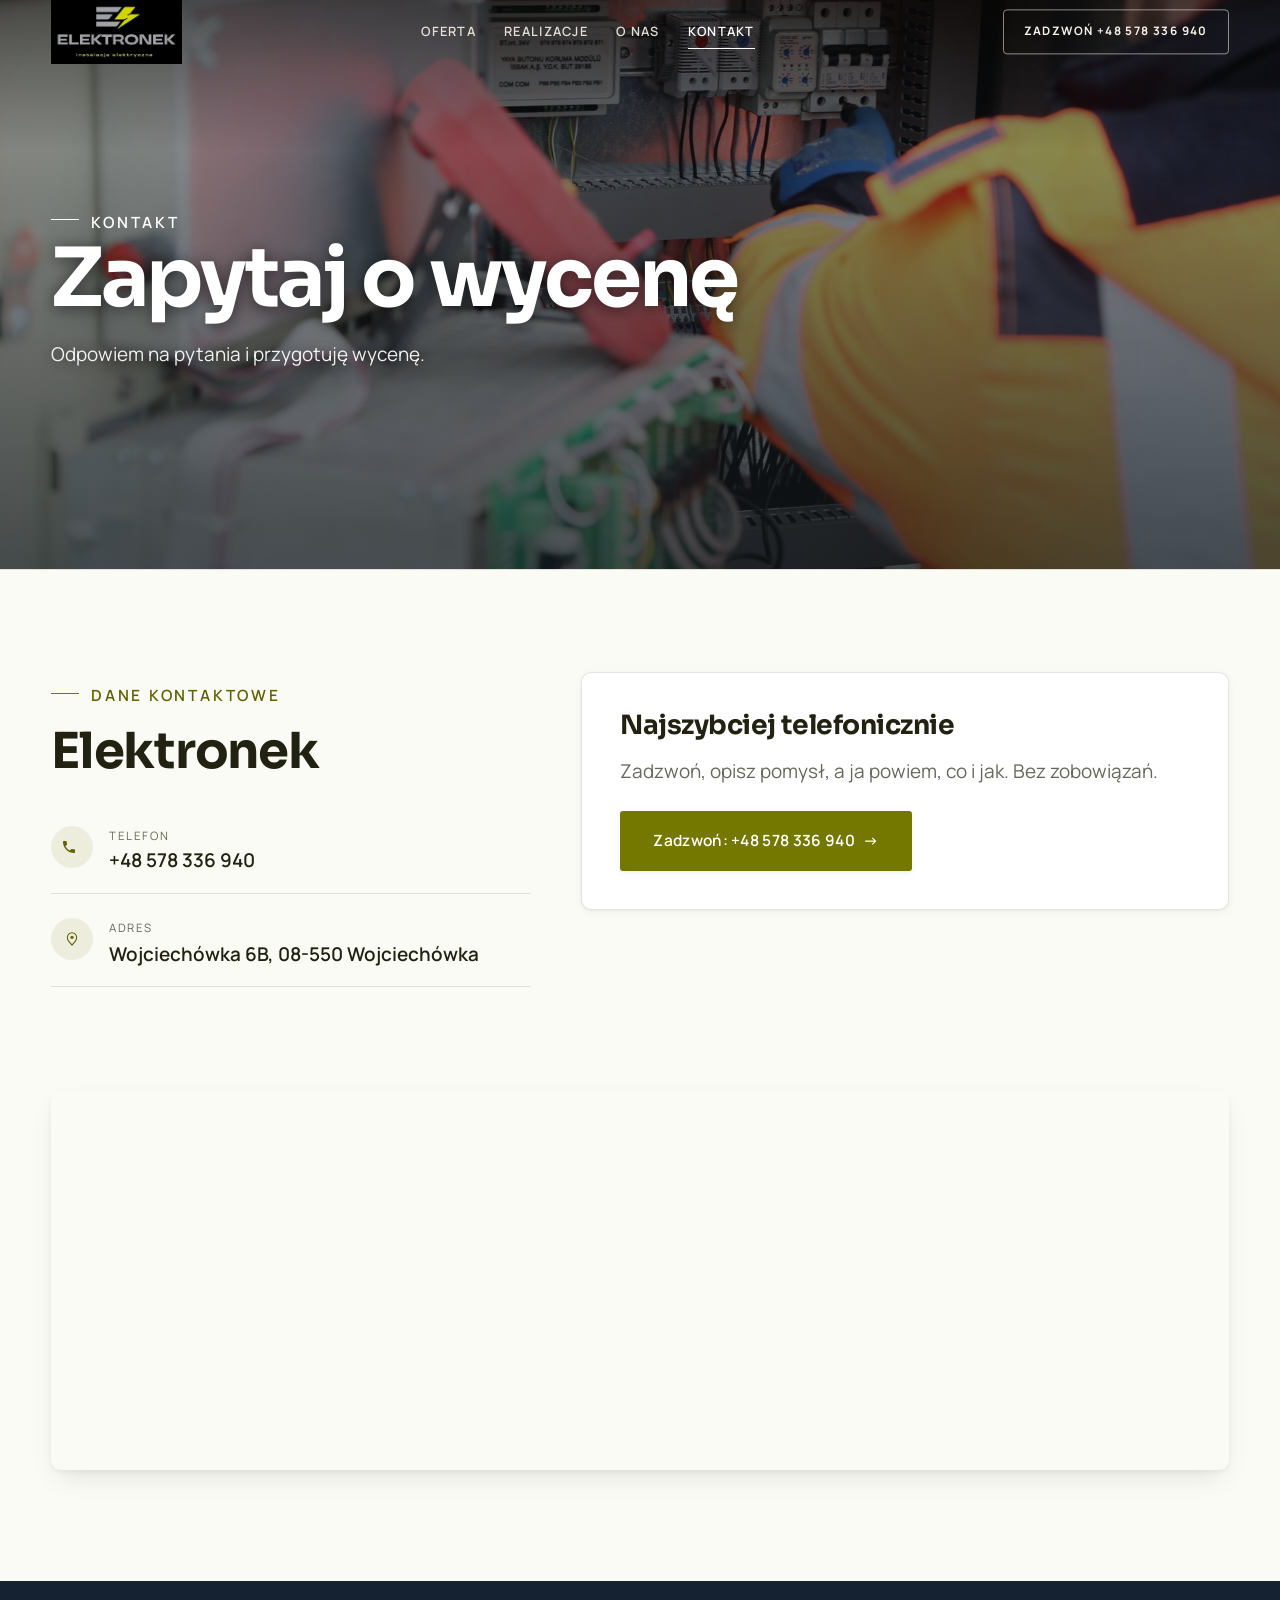
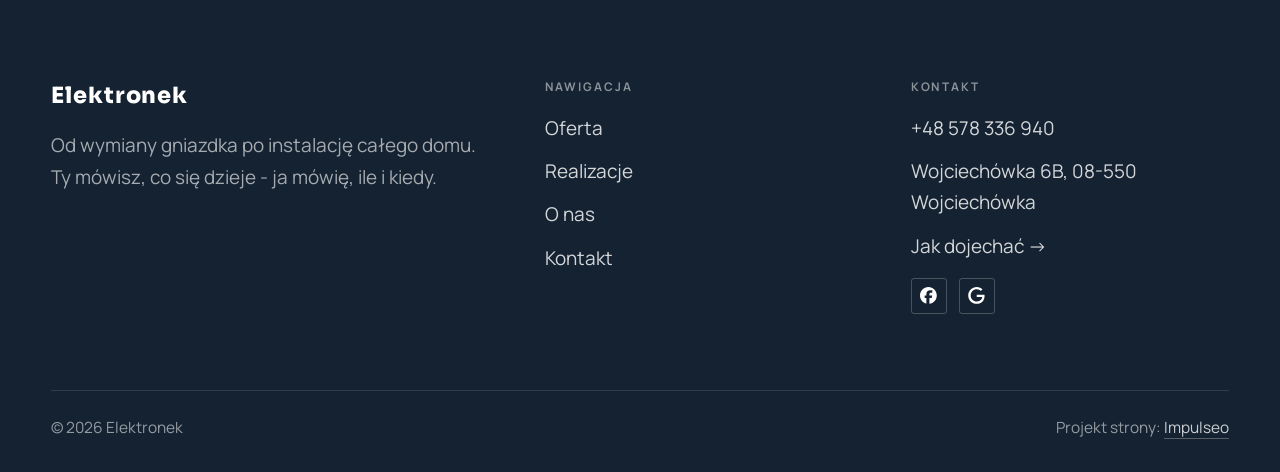
<file: kontakt.html>
<!DOCTYPE html>
<html lang="pl">
<head>
<meta charset="UTF-8">
<meta name="viewport" content="width=device-width, initial-scale=1.0">
<title>Kontakt - Elektronek</title>
<meta name="description" content="Kontakt Elektronek - Wojciechówka 6B, 08-550 Wojciechówka">
<link rel="canonical" href="https://kris20032.github.io/elektronek/kontakt.html">
<meta name="robots" content="noindex, nofollow">
<meta property="og:type" content="website">
<meta property="og:locale" content="pl_PL">
<meta property="og:site_name" content="Elektronek">
<meta property="og:title" content="Kontakt - Elektronek">
<meta property="og:description" content="Kontakt Elektronek - Wojciechówka 6B, 08-550 Wojciechówka">
<meta property="og:url" content="https://kris20032.github.io/elektronek/kontakt.html">
<meta property="og:image" content="https://kris20032.github.io/elektronek/img/og.jpg">
<meta property="og:image:width" content="1200">
<meta property="og:image:height" content="630">
<meta name="twitter:card" content="summary_large_image">
<link rel="preconnect" href="https://fonts.googleapis.com">
<link rel="preconnect" href="https://fonts.gstatic.com" crossorigin>
<link href="https://fonts.googleapis.com/css2?family=Sora:wght@600;700;800&family=Manrope:wght@400;500;600&display=swap" rel="stylesheet">
<link rel="stylesheet" href="assets/styles.css?v=0320ab9b">
</head>
<body>

<header class="nav">
  <div class="wrap nav-inner">
    <a class="brand brand-has-logo" href="index.html"><img class="brand-logo" src="img/logo.png" alt="Elektronek" width="577" height="282" decoding="async"></a>
    <nav class="nav-links">
      <a href="oferta.html">Oferta</a>
      <a href="realizacje.html">Realizacje</a>
      <a href="o-nas.html">O nas</a>
      <a href="kontakt.html" class="active" aria-current="page">Kontakt</a>
      <a href="tel:+48578336940" class="btn btn-accent">Zadzwoń +48 578 336 940</a>
    </nav>
    <button class="nav-toggle" aria-label="Menu"><span></span><span></span><span></span></button>
  </div>
</header>

<main>
<section class="pagehead">
  <img src="img/g13.jpg" alt="Elektronek - Zapytaj o wycenę" width="1880" height="1253" decoding="async">
  <div class="wrap">
    <span class="eyebrow">Kontakt</span>
    <h1>Zapytaj o wycenę</h1>
    <p>Odpowiem na pytania i przygotuję wycenę.</p>
  </div>
</section>
<section>
  <div class="wrap contact-grid">
    <div class="reveal">
      <span class="eyebrow">Dane kontaktowe</span>
      <h2 style="margin:var(--space-4) 0 var(--space-6)">Elektronek</h2>
      <div class="info-list">
        <div class="info-row"><div class="ic"><svg class="ico-tel" width="16" height="16" viewBox="0 0 24 24" fill="none" aria-hidden="true"><path d="M6.6 10.8a15.5 15.5 0 0 0 6.6 6.6l2.2-2.2a1 1 0 0 1 1-.24 11.4 11.4 0 0 0 3.6.58 1 1 0 0 1 1 1V20a1 1 0 0 1-1 1A17 17 0 0 1 3 4a1 1 0 0 1 1-1h3.5a1 1 0 0 1 1 1c0 1.25.2 2.46.58 3.6a1 1 0 0 1-.25 1l-2.23 2.2Z" fill="currentColor"/></svg></div><div><div class="lbl">Telefon</div><a class="val" href="tel:+48578336940">+48 578 336 940</a></div></div>
        <div class="info-row"><div class="ic"><svg class="ico-pin" width="16" height="16" viewBox="0 0 24 24" fill="none" aria-hidden="true"><path d="M12 21s7-6.1 7-11.5A7 7 0 0 0 5 9.5C5 14.9 12 21 12 21Z" stroke="currentColor" stroke-width="1.6" fill="none"/><circle cx="12" cy="9.5" r="2.4" fill="currentColor"/></svg></div><div><div class="lbl">Adres</div><div class="val">Wojciechówka 6B, 08-550 Wojciechówka</div></div></div>
      </div>
    </div>
    <div class="reveal">
      <div class="form">
        <h3 style="margin-bottom:var(--space-4)">Najszybciej telefonicznie</h3>
        <p class="muted" style="margin-bottom:var(--space-5)">Zadzwoń, opisz pomysł, a ja powiem, co i jak. Bez zobowiązań.</p>
        <a href="tel:+48578336940" class="btn btn-accent" style="justify-content:center">Zadzwoń: +48 578 336 940 <span class="arr">→</span></a>
      </div>
    </div>
  </div>
</section>
<section style="padding-top:0">
  <div class="wrap reveal">
    <iframe class="map" title="Elektronek - Wojciechówka" src="https://maps.google.com/maps?q=51.7228858%2C22.0774227&z=15&output=embed" loading="lazy" referrerpolicy="no-referrer-when-downgrade"></iframe>
  </div>
</section>
</main>

<footer>
  <div class="wrap">
    <div class="foot-grid">
      <div class="foot-brand">
        <div class="name">Elektronek</div>
        <p>Od wymiany gniazdka po instalację całego domu. Ty mówisz, co się dzieje - ja mówię, ile i kiedy.</p>
      </div>
      <div class="foot-col">
        <h4>Nawigacja</h4>
        <a href="oferta.html">Oferta</a>
        <a href="realizacje.html">Realizacje</a>
        <a href="o-nas.html">O nas</a>
        <a href="kontakt.html">Kontakt</a>
      </div>
      <div class="foot-col">
        <h4>Kontakt</h4>
        <a href="tel:+48578336940">+48 578 336 940</a>
        <p>Wojciechówka 6B, 08-550 Wojciechówka</p>
        <a href="https://maps.google.com/?cid=14058241500900709626&g_mp=Cidnb29nbGUubWFwcy5wbGFjZXMudjEuUGxhY2VzLlNlYXJjaFRleHQQAhgEIAA" target="_blank" rel="noopener">Jak dojechać →</a>
      <div class="foot-soc">
        <a class="soc" href="https://www.facebook.com/61554102656426/" target="_blank" rel="noopener" aria-label="Facebook - Elektronek"><svg viewBox="0 0 24 24" aria-hidden="true" focusable="false"><path d="M9.101 23.691v-7.98H6.627v-3.667h2.474v-1.58c0-4.085 1.848-5.978 5.858-5.978.401 0 .955.042 1.468.103a8.68 8.68 0 0 1 1.141.195v3.325a8.623 8.623 0 0 0-.653-.036 26.805 26.805 0 0 0-.733-.009c-.707 0-1.259.096-1.675.309a1.686 1.686 0 0 0-.679.622c-.258.42-.374.995-.374 1.752v1.297h3.919l-.386 2.103-.287 1.564h-3.246v8.245C19.396 23.238 24 18.179 24 12.044c0-6.627-5.373-12-12-12s-12 5.373-12 12c0 5.628 3.874 10.35 9.101 11.647Z" fill="currentColor"/></svg></a>
        <a class="soc" href="https://maps.google.com/?cid=14058241500900709626&g_mp=Cidnb29nbGUubWFwcy5wbGFjZXMudjEuUGxhY2VzLlNlYXJjaFRleHQQAhgEIAA" target="_blank" rel="noopener" aria-label="Google - Elektronek"><svg viewBox="0 0 24 24" aria-hidden="true" focusable="false"><path d="M12.48 10.92v3.28h7.84c-.24 1.84-.853 3.187-1.787 4.133-1.147 1.147-2.933 2.4-6.053 2.4-4.827 0-8.6-3.893-8.6-8.72s3.773-8.72 8.6-8.72c2.6 0 4.507 1.027 5.907 2.347l2.307-2.307C18.747 1.44 16.133 0 12.48 0 5.867 0 .307 5.387.307 12s5.56 12 12.173 12c3.573 0 6.267-1.173 8.373-3.36 2.16-2.16 2.84-5.213 2.84-7.667 0-.76-.053-1.467-.173-2.053H12.48z" fill="currentColor"/></svg></a>
      </div>
      </div>
    </div>
    <div class="foot-bot">
      <span>© 2026 Elektronek</span>
      <span>Projekt strony: <a class="foot-credit" href="https://impulseo.pl" target="_blank" rel="noopener">Impulseo</a></span>
    </div>
  </div>
</footer>
<div class="sticky-call"><a class="sc-call" href="tel:+48578336940"><svg class="ico-tel" width="16" height="16" viewBox="0 0 24 24" fill="none" aria-hidden="true"><path d="M6.6 10.8a15.5 15.5 0 0 0 6.6 6.6l2.2-2.2a1 1 0 0 1 1-.24 11.4 11.4 0 0 0 3.6.58 1 1 0 0 1 1 1V20a1 1 0 0 1-1 1A17 17 0 0 1 3 4a1 1 0 0 1 1-1h3.5a1 1 0 0 1 1 1c0 1.25.2 2.46.58 3.6a1 1 0 0 1-.25 1l-2.23 2.2Z" fill="currentColor"/></svg> Zadzwoń</a><a class="sc-quote" href="kontakt.html">Zapytaj o termin</a></div>
<div class="demo-wazne" data-do="2026-12-01" data-cykl="3" hidden><svg class="dw-ico" width="13" height="13" viewBox="0 0 24 24" fill="none" aria-hidden="true"><circle cx="12" cy="12" r="8.6" stroke="currentColor" stroke-width="1.8"/><path d="M12 7.2V12l3.3 2" stroke="currentColor" stroke-width="1.8" stroke-linecap="round"/></svg><span class="dw-txt"></span></div>

<script src="assets/main.js"></script>
</body>
</html>
</file>
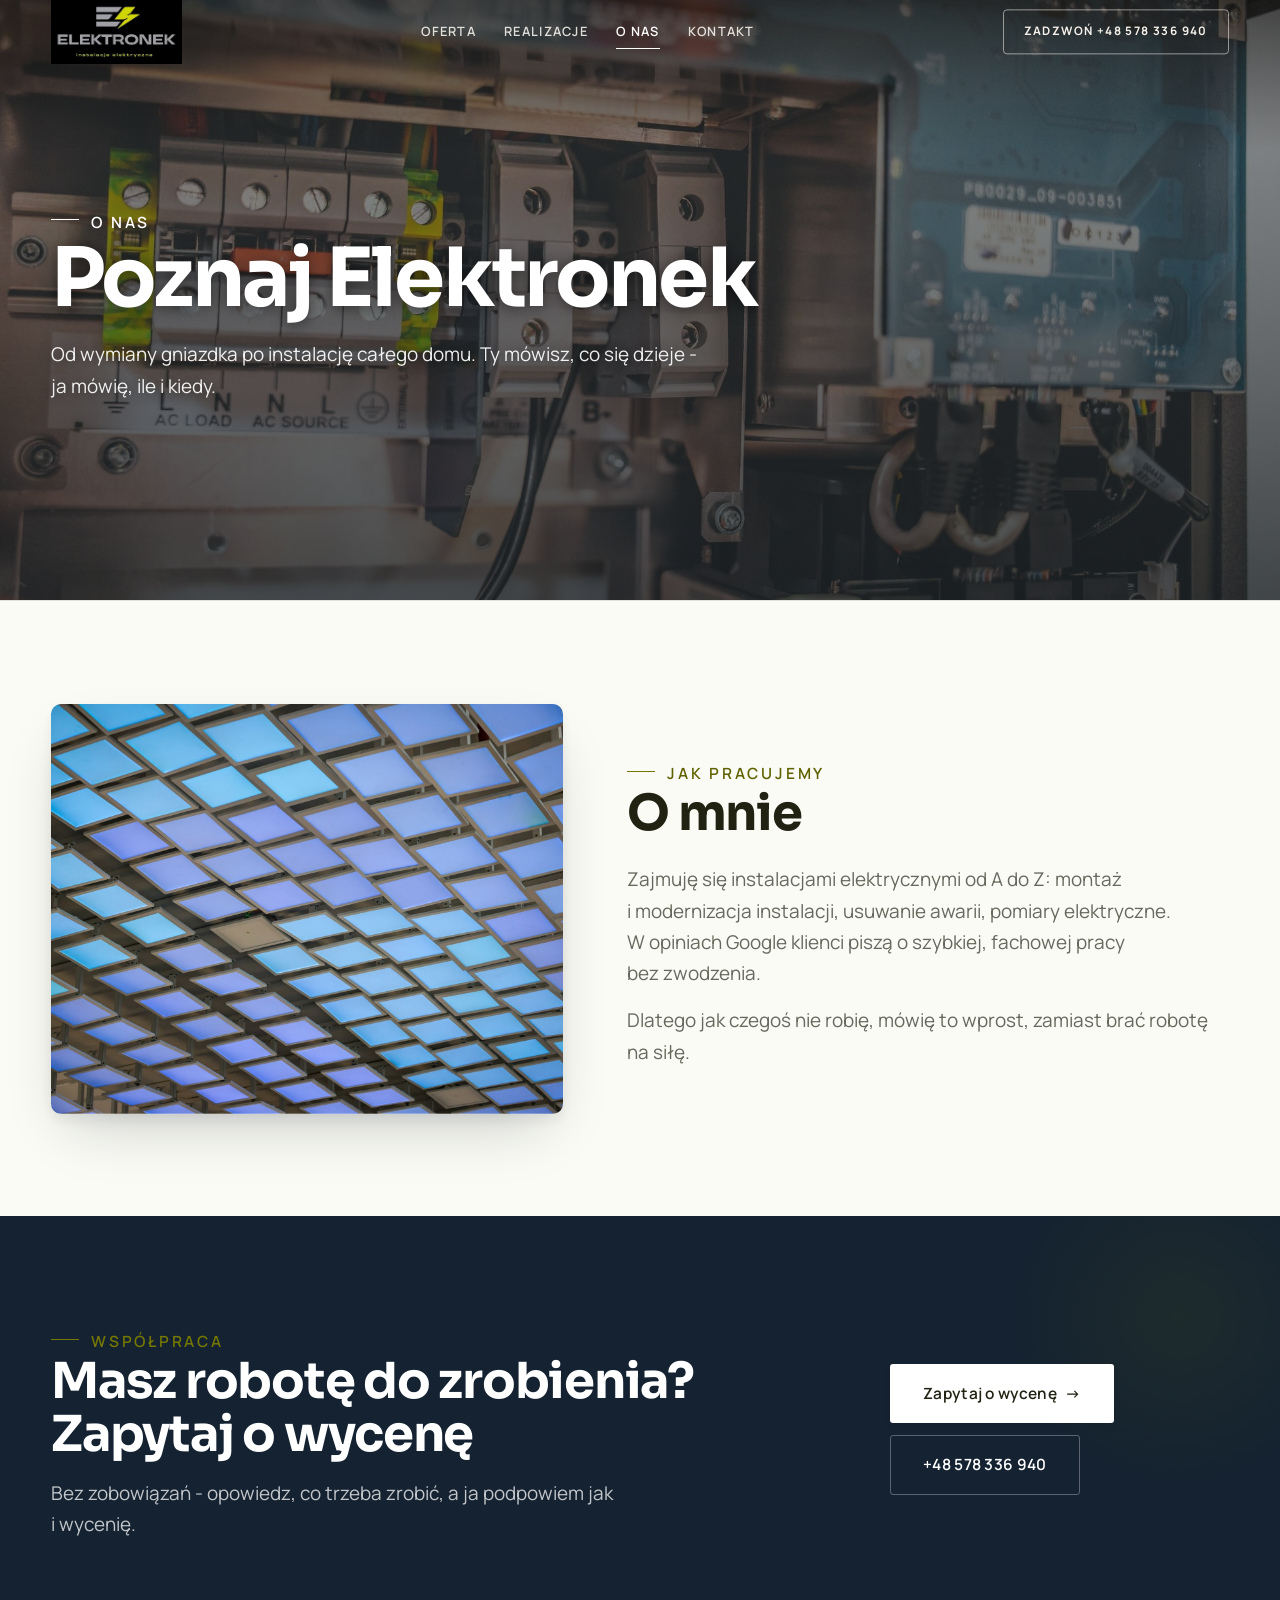
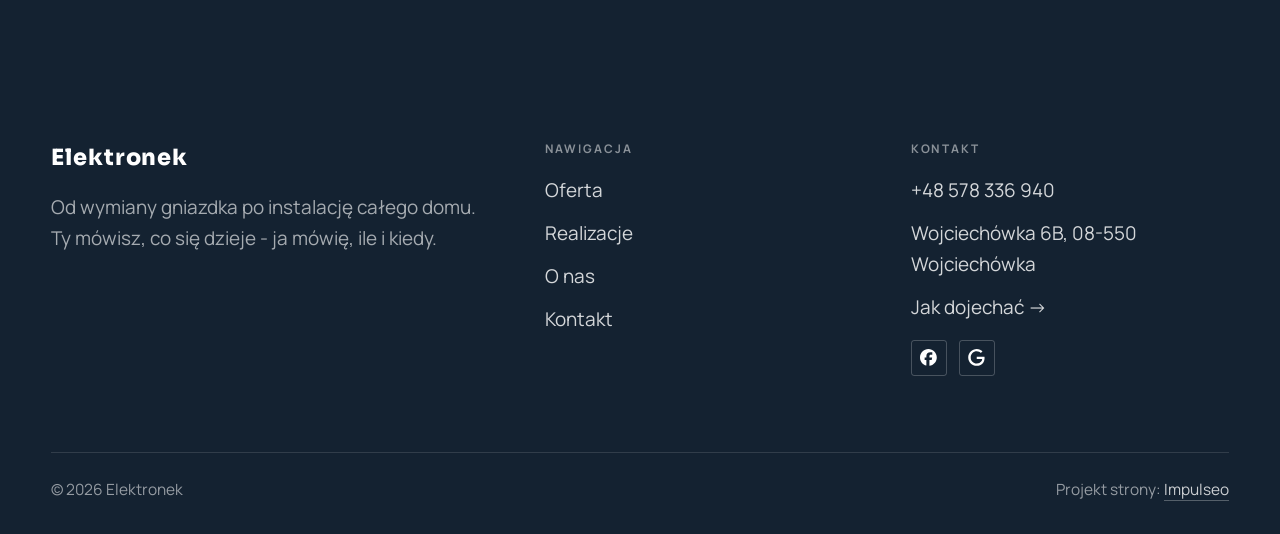
<file: o-nas.html>
<!DOCTYPE html>
<html lang="pl">
<head>
<meta charset="UTF-8">
<meta name="viewport" content="width=device-width, initial-scale=1.0">
<title>O nas - Elektronek</title>
<meta name="description" content="Elektryk w Wojciechówce z dojazdem. Awarie, instalacje, rozdzielnice, oświetlenie, pomiary z protokołem. Cenę znasz przed robotą. Zadzwoń: +48 578 336 940.">
<link rel="canonical" href="https://kris20032.github.io/elektronek/o-nas.html">
<meta name="robots" content="noindex, nofollow">
<meta property="og:type" content="website">
<meta property="og:locale" content="pl_PL">
<meta property="og:site_name" content="Elektronek">
<meta property="og:title" content="O nas - Elektronek">
<meta property="og:description" content="Elektryk w Wojciechówce z dojazdem. Awarie, instalacje, rozdzielnice, oświetlenie, pomiary z protokołem. Cenę znasz przed robotą. Zadzwoń: +48 578 336 940.">
<meta property="og:url" content="https://kris20032.github.io/elektronek/o-nas.html">
<meta property="og:image" content="https://kris20032.github.io/elektronek/img/og.jpg">
<meta property="og:image:width" content="1200">
<meta property="og:image:height" content="630">
<meta name="twitter:card" content="summary_large_image">
<link rel="preconnect" href="https://fonts.googleapis.com">
<link rel="preconnect" href="https://fonts.gstatic.com" crossorigin>
<link href="https://fonts.googleapis.com/css2?family=Sora:wght@600;700;800&family=Manrope:wght@400;500;600&display=swap" rel="stylesheet">
<link rel="stylesheet" href="assets/styles.css?v=0320ab9b">
</head>
<body>

<header class="nav">
  <div class="wrap nav-inner">
    <a class="brand brand-has-logo" href="index.html"><img class="brand-logo" src="img/logo.png" alt="Elektronek" width="577" height="282" decoding="async"></a>
    <nav class="nav-links">
      <a href="oferta.html">Oferta</a>
      <a href="realizacje.html">Realizacje</a>
      <a href="o-nas.html" class="active" aria-current="page">O nas</a>
      <a href="kontakt.html">Kontakt</a>
      <a href="tel:+48578336940" class="btn btn-accent">Zadzwoń +48 578 336 940</a>
    </nav>
    <button class="nav-toggle" aria-label="Menu"><span></span><span></span><span></span></button>
  </div>
</header>

<main>
<section class="pagehead">
  <img src="img/g11.jpg" alt="Elektronek - Poznaj Elektronek" width="1880" height="1253" decoding="async">
  <div class="wrap">
    <span class="eyebrow">O nas</span>
    <h1>Poznaj Elektronek</h1>
    <p>Od wymiany gniazdka po instalację całego domu. Ty mówisz, co się dzieje - ja mówię, ile i kiedy.</p>
  </div>
</section>
<section>
  <div class="wrap split">
    <div class="split-art reveal"><img src="img/g12.jpg" alt="Elektronek" loading="lazy" width="1880" height="1254" decoding="async"></div>
    <div class="split-copy reveal">
      <span class="eyebrow">Jak pracujemy</span>
      <h2>O mnie</h2>
      <p class="muted">Zajmuję się instalacjami elektrycznymi od A do Z: montaż i modernizacja instalacji, usuwanie awarii, pomiary elektryczne. W opiniach Google klienci piszą o szybkiej, fachowej pracy bez zwodzenia.</p>
      <p class="muted">Dlatego jak czegoś nie robię, mówię to wprost, zamiast brać robotę na siłę.</p>
    </div>
  </div>
</section>


<section class="cta">
  <div class="wrap">
    <div class="reveal">
      <span class="eyebrow">Współpraca</span>
      <h2>Masz robotę do zrobienia? Zapytaj o wycenę</h2>
      <p>Bez zobowiązań - opowiedz, co trzeba zrobić, a ja podpowiem jak i wycenię.</p>
    </div>
    <div class="cta-actions reveal">
      <a href="kontakt.html" class="btn btn-light">Zapytaj o wycenę <span class="arr">→</span></a>
      <a href="tel:+48578336940" class="btn btn-ghost btn-ghost-cta">+48 578 336 940</a>
    </div>
  </div>
</section>
</main>

<footer>
  <div class="wrap">
    <div class="foot-grid">
      <div class="foot-brand">
        <div class="name">Elektronek</div>
        <p>Od wymiany gniazdka po instalację całego domu. Ty mówisz, co się dzieje - ja mówię, ile i kiedy.</p>
      </div>
      <div class="foot-col">
        <h4>Nawigacja</h4>
        <a href="oferta.html">Oferta</a>
        <a href="realizacje.html">Realizacje</a>
        <a href="o-nas.html">O nas</a>
        <a href="kontakt.html">Kontakt</a>
      </div>
      <div class="foot-col">
        <h4>Kontakt</h4>
        <a href="tel:+48578336940">+48 578 336 940</a>
        <p>Wojciechówka 6B, 08-550 Wojciechówka</p>
        <a href="https://maps.google.com/?cid=14058241500900709626&g_mp=Cidnb29nbGUubWFwcy5wbGFjZXMudjEuUGxhY2VzLlNlYXJjaFRleHQQAhgEIAA" target="_blank" rel="noopener">Jak dojechać →</a>
      <div class="foot-soc">
        <a class="soc" href="https://www.facebook.com/61554102656426/" target="_blank" rel="noopener" aria-label="Facebook - Elektronek"><svg viewBox="0 0 24 24" aria-hidden="true" focusable="false"><path d="M9.101 23.691v-7.98H6.627v-3.667h2.474v-1.58c0-4.085 1.848-5.978 5.858-5.978.401 0 .955.042 1.468.103a8.68 8.68 0 0 1 1.141.195v3.325a8.623 8.623 0 0 0-.653-.036 26.805 26.805 0 0 0-.733-.009c-.707 0-1.259.096-1.675.309a1.686 1.686 0 0 0-.679.622c-.258.42-.374.995-.374 1.752v1.297h3.919l-.386 2.103-.287 1.564h-3.246v8.245C19.396 23.238 24 18.179 24 12.044c0-6.627-5.373-12-12-12s-12 5.373-12 12c0 5.628 3.874 10.35 9.101 11.647Z" fill="currentColor"/></svg></a>
        <a class="soc" href="https://maps.google.com/?cid=14058241500900709626&g_mp=Cidnb29nbGUubWFwcy5wbGFjZXMudjEuUGxhY2VzLlNlYXJjaFRleHQQAhgEIAA" target="_blank" rel="noopener" aria-label="Google - Elektronek"><svg viewBox="0 0 24 24" aria-hidden="true" focusable="false"><path d="M12.48 10.92v3.28h7.84c-.24 1.84-.853 3.187-1.787 4.133-1.147 1.147-2.933 2.4-6.053 2.4-4.827 0-8.6-3.893-8.6-8.72s3.773-8.72 8.6-8.72c2.6 0 4.507 1.027 5.907 2.347l2.307-2.307C18.747 1.44 16.133 0 12.48 0 5.867 0 .307 5.387.307 12s5.56 12 12.173 12c3.573 0 6.267-1.173 8.373-3.36 2.16-2.16 2.84-5.213 2.84-7.667 0-.76-.053-1.467-.173-2.053H12.48z" fill="currentColor"/></svg></a>
      </div>
      </div>
    </div>
    <div class="foot-bot">
      <span>© 2026 Elektronek</span>
      <span>Projekt strony: <a class="foot-credit" href="https://impulseo.pl" target="_blank" rel="noopener">Impulseo</a></span>
    </div>
  </div>
</footer>
<div class="sticky-call"><a class="sc-call" href="tel:+48578336940"><svg class="ico-tel" width="16" height="16" viewBox="0 0 24 24" fill="none" aria-hidden="true"><path d="M6.6 10.8a15.5 15.5 0 0 0 6.6 6.6l2.2-2.2a1 1 0 0 1 1-.24 11.4 11.4 0 0 0 3.6.58 1 1 0 0 1 1 1V20a1 1 0 0 1-1 1A17 17 0 0 1 3 4a1 1 0 0 1 1-1h3.5a1 1 0 0 1 1 1c0 1.25.2 2.46.58 3.6a1 1 0 0 1-.25 1l-2.23 2.2Z" fill="currentColor"/></svg> Zadzwoń</a><a class="sc-quote" href="kontakt.html">Zapytaj o termin</a></div>
<div class="demo-wazne" data-do="2026-12-01" data-cykl="3" hidden><svg class="dw-ico" width="13" height="13" viewBox="0 0 24 24" fill="none" aria-hidden="true"><circle cx="12" cy="12" r="8.6" stroke="currentColor" stroke-width="1.8"/><path d="M12 7.2V12l3.3 2" stroke="currentColor" stroke-width="1.8" stroke-linecap="round"/></svg><span class="dw-txt"></span></div>

<script src="assets/main.js"></script>
</body>
</html>
</file>
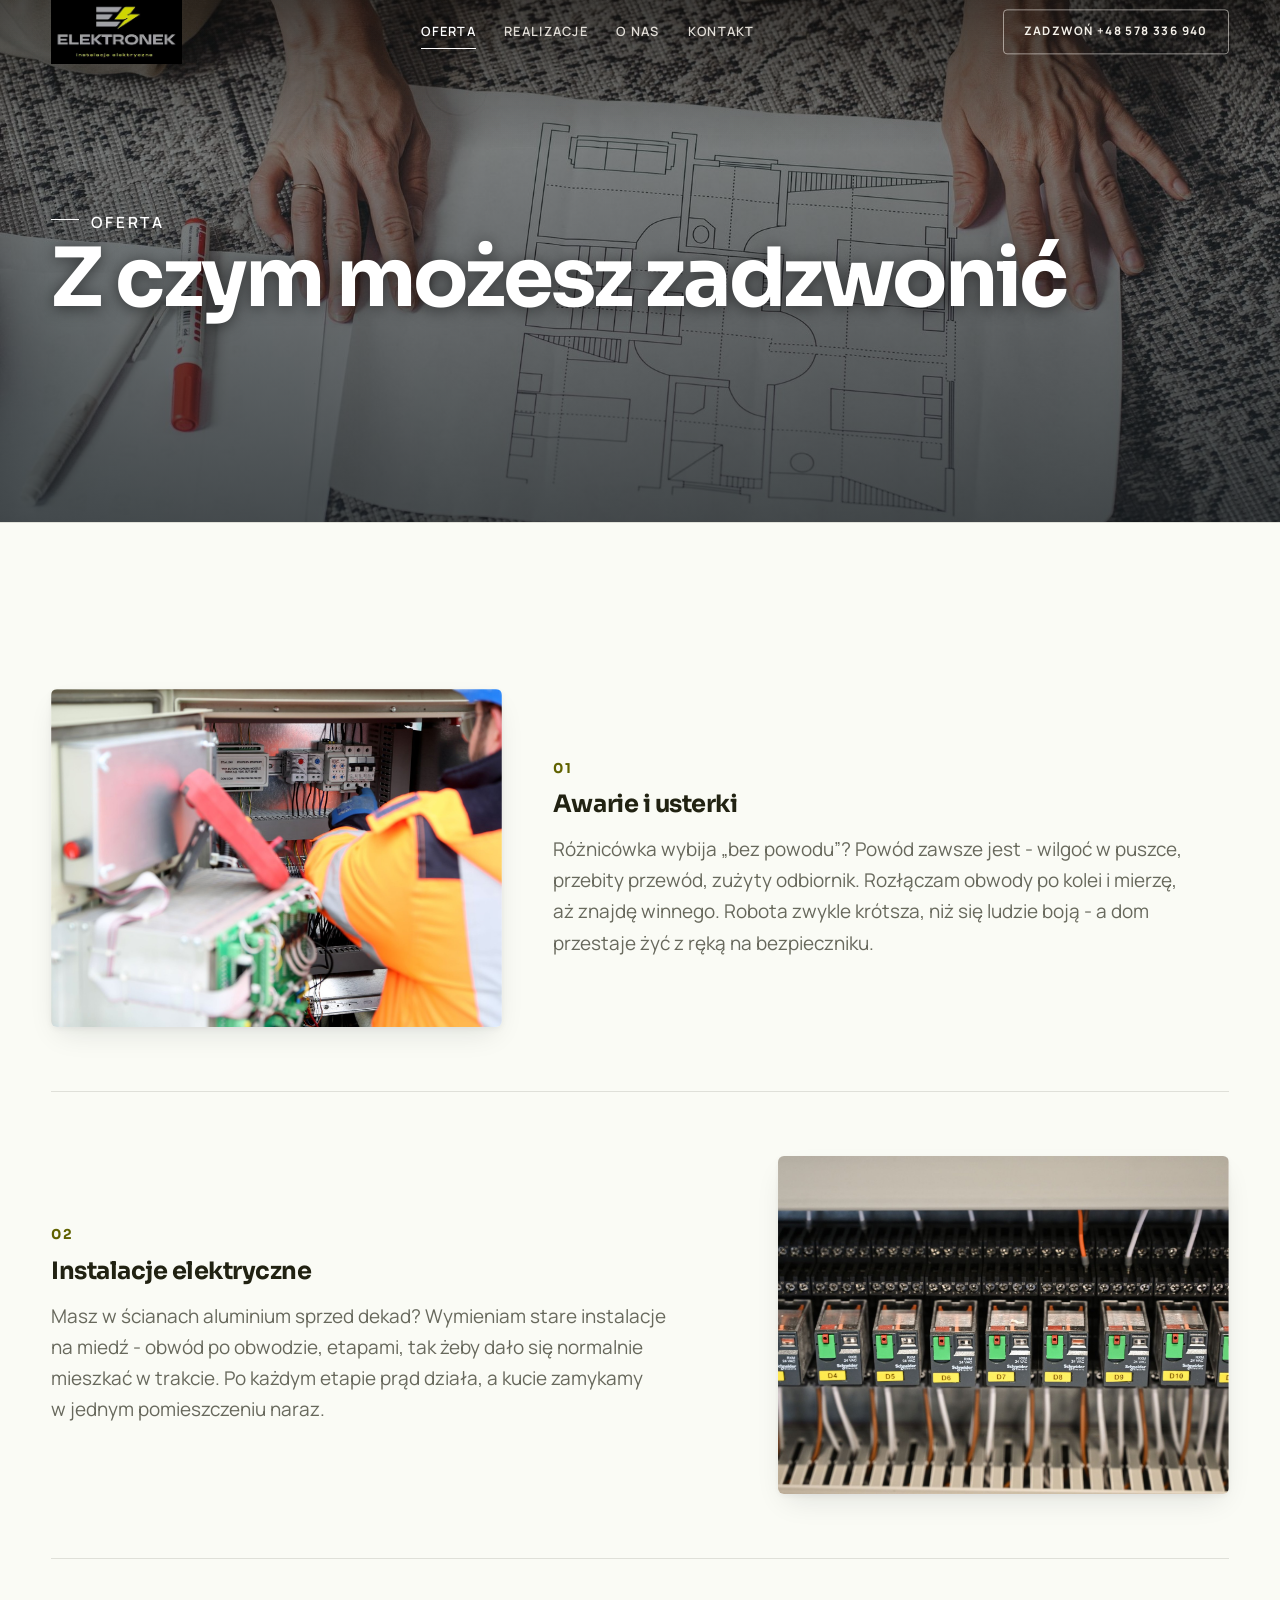
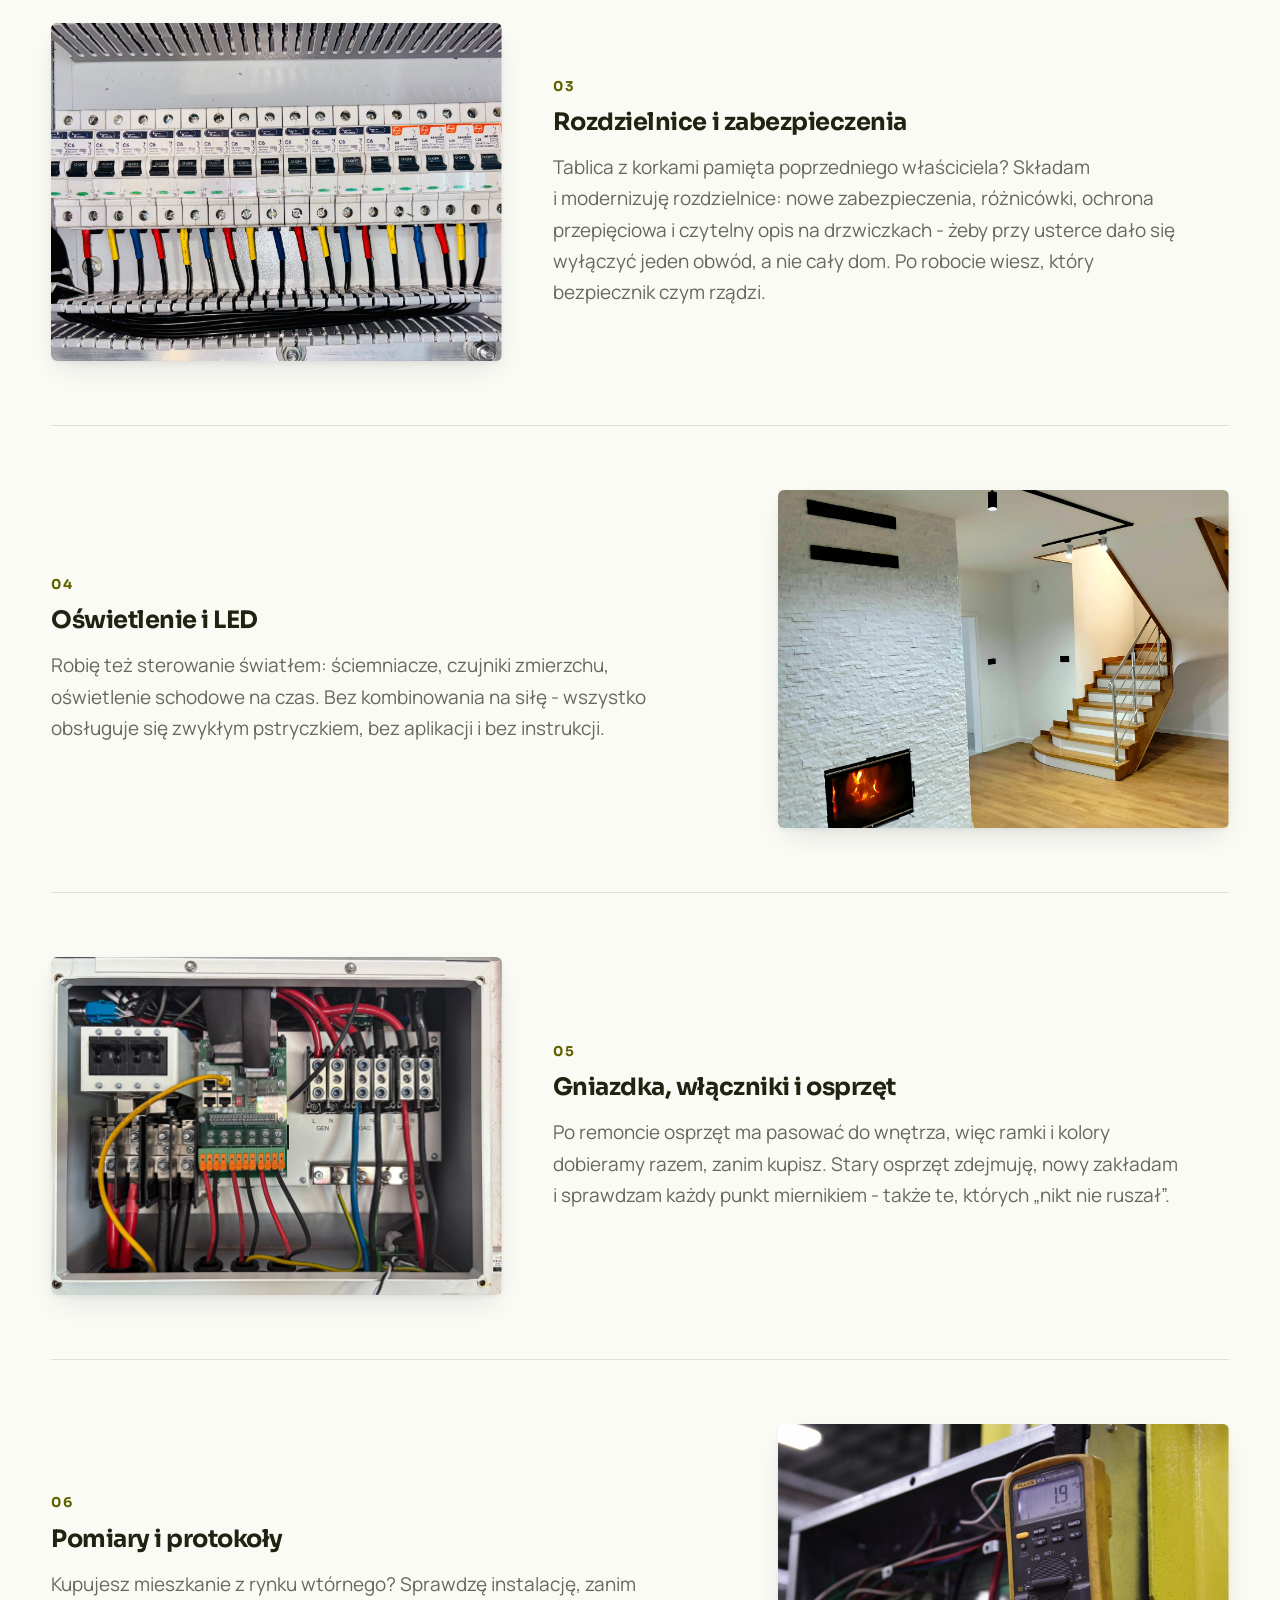
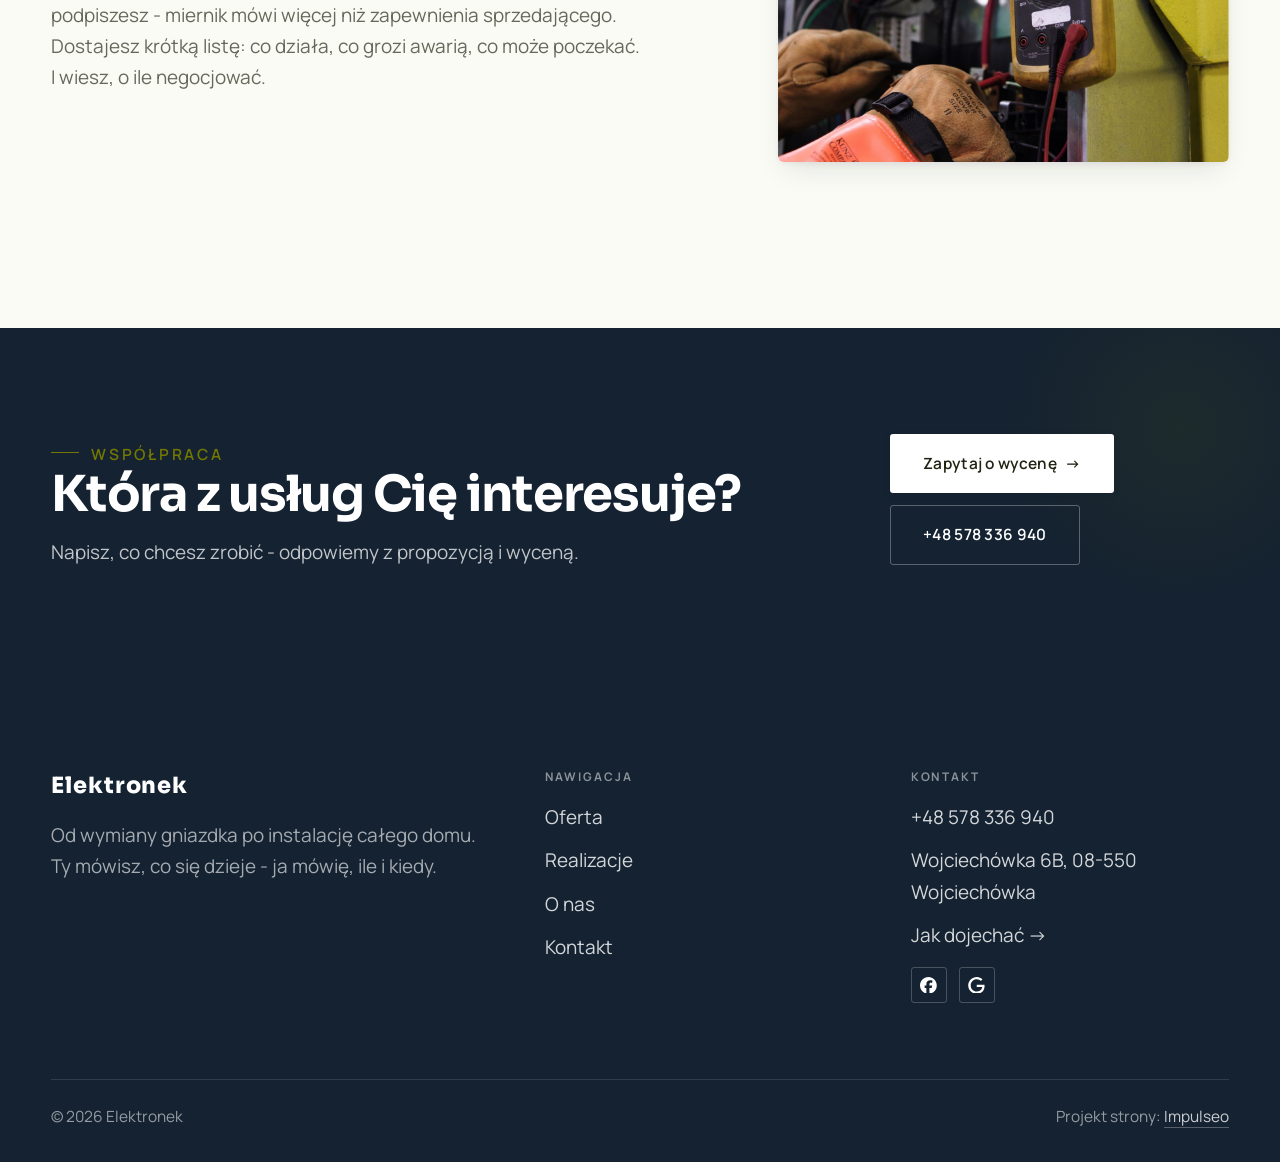
<file: oferta.html>
<!DOCTYPE html>
<html lang="pl">
<head>
<meta charset="UTF-8">
<meta name="viewport" content="width=device-width, initial-scale=1.0">
<title>Oferta - Elektronek</title>
<meta name="description" content="Elektryk w Wojciechówce z dojazdem. Awarie, instalacje, rozdzielnice, oświetlenie, pomiary z protokołem. Cenę znasz przed robotą. Zadzwoń: +48 578 336 940.">
<link rel="canonical" href="https://kris20032.github.io/elektronek/oferta.html">
<meta name="robots" content="noindex, nofollow">
<meta property="og:type" content="website">
<meta property="og:locale" content="pl_PL">
<meta property="og:site_name" content="Elektronek">
<meta property="og:title" content="Oferta - Elektronek">
<meta property="og:description" content="Elektryk w Wojciechówce z dojazdem. Awarie, instalacje, rozdzielnice, oświetlenie, pomiary z protokołem. Cenę znasz przed robotą. Zadzwoń: +48 578 336 940.">
<meta property="og:url" content="https://kris20032.github.io/elektronek/oferta.html">
<meta property="og:image" content="https://kris20032.github.io/elektronek/img/og.jpg">
<meta property="og:image:width" content="1200">
<meta property="og:image:height" content="630">
<meta name="twitter:card" content="summary_large_image">
<link rel="preconnect" href="https://fonts.googleapis.com">
<link rel="preconnect" href="https://fonts.gstatic.com" crossorigin>
<link href="https://fonts.googleapis.com/css2?family=Sora:wght@600;700;800&family=Manrope:wght@400;500;600&display=swap" rel="stylesheet">
<link rel="stylesheet" href="assets/styles.css?v=0320ab9b">
</head>
<body>

<header class="nav">
  <div class="wrap nav-inner">
    <a class="brand brand-has-logo" href="index.html"><img class="brand-logo" src="img/logo.png" alt="Elektronek" width="577" height="282" decoding="async"></a>
    <nav class="nav-links">
      <a href="oferta.html" class="active" aria-current="page">Oferta</a>
      <a href="realizacje.html">Realizacje</a>
      <a href="o-nas.html">O nas</a>
      <a href="kontakt.html">Kontakt</a>
      <a href="tel:+48578336940" class="btn btn-accent">Zadzwoń +48 578 336 940</a>
    </nav>
    <button class="nav-toggle" aria-label="Menu"><span></span><span></span><span></span></button>
  </div>
</header>

<main>
<section class="pagehead">
  <img src="img/g10.jpg" alt="Elektronek - Z czym możesz zadzwonić" width="1880" height="1253" decoding="async">
  <div class="wrap">
    <span class="eyebrow">Oferta</span>
    <h1>Z czym możesz zadzwonić</h1>
  </div>
</section>
<section>
  <div class="wrap">
    <div class="svc-row reveal">
      <div class="svc-row-art"><img src="img/g13.jpg" alt="Awarie i usterki" loading="lazy" width="1880" height="1253" decoding="async"></div>
      <div>
        <span class="num">01</span>
        <h3>Awarie i usterki</h3>
        <p class="muted">Różnicówka wybija „bez powodu”? Powód zawsze jest - wilgoć w puszce, przebity przewód, zużyty odbiornik. Rozłączam obwody po kolei i mierzę, aż znajdę winnego. Robota zwykle krótsza, niż się ludzie boją - a dom przestaje żyć z ręką na bezpieczniku.</p>
      </div>
    </div>
    <div class="svc-row rev reveal">
      <div class="svc-row-art"><img src="img/g14.jpg" alt="Instalacje elektryczne" loading="lazy" width="1880" height="1251" decoding="async"></div>
      <div>
        <span class="num">02</span>
        <h3>Instalacje elektryczne</h3>
        <p class="muted">Masz w ścianach aluminium sprzed dekad? Wymieniam stare instalacje na miedź - obwód po obwodzie, etapami, tak żeby dało się normalnie mieszkać w trakcie. Po każdym etapie prąd działa, a kucie zamykamy w jednym pomieszczeniu naraz.</p>
      </div>
    </div>
    <div class="svc-row reveal">
      <div class="svc-row-art"><img src="img/g15.jpg" alt="Rozdzielnice i zabezpieczenia" loading="lazy" width="1880" height="1170" decoding="async"></div>
      <div>
        <span class="num">03</span>
        <h3>Rozdzielnice i zabezpieczenia</h3>
        <p class="muted">Tablica z korkami pamięta poprzedniego właściciela? Składam i modernizuję rozdzielnice: nowe zabezpieczenia, różnicówki, ochrona przepięciowa i czytelny opis na drzwiczkach - żeby przy usterce dało się wyłączyć jeden obwód, a nie cały dom. Po robocie wiesz, który bezpiecznik czym rządzi.</p>
      </div>
    </div>
    <div class="svc-row rev reveal">
      <div class="svc-row-art"><img src="img/about.jpg" alt="Oświetlenie i LED" loading="lazy" width="1600" height="2133" decoding="async"></div>
      <div>
        <span class="num">04</span>
        <h3>Oświetlenie i LED</h3>
        <p class="muted">Robię też sterowanie światłem: ściemniacze, czujniki zmierzchu, oświetlenie schodowe na czas. Bez kombinowania na siłę - wszystko obsługuje się zwykłym pstryczkiem, bez aplikacji i bez instrukcji.</p>
      </div>
    </div>
    <div class="svc-row reveal">
      <div class="svc-row-art"><img src="img/g8.jpg" alt="Gniazdka, włączniki i osprzęt" loading="lazy" width="1880" height="1357" decoding="async"></div>
      <div>
        <span class="num">05</span>
        <h3>Gniazdka, włączniki i osprzęt</h3>
        <p class="muted">Po remoncie osprzęt ma pasować do wnętrza, więc ramki i kolory dobieramy razem, zanim kupisz. Stary osprzęt zdejmuję, nowy zakładam i sprawdzam każdy punkt miernikiem - także te, których „nikt nie ruszał”.</p>
      </div>
    </div>
    <div class="svc-row rev reveal">
      <div class="svc-row-art"><img src="img/g9.jpg" alt="Pomiary i protokoły" loading="lazy" width="1880" height="992" decoding="async"></div>
      <div>
        <span class="num">06</span>
        <h3>Pomiary i protokoły</h3>
        <p class="muted">Kupujesz mieszkanie z rynku wtórnego? Sprawdzę instalację, zanim podpiszesz - miernik mówi więcej niż zapewnienia sprzedającego. Dostajesz krótką listę: co działa, co grozi awarią, co może poczekać. I wiesz, o ile negocjować.</p>
      </div>
    </div>
  </div>
</section>

<section class="cta">
  <div class="wrap">
    <div class="reveal">
      <span class="eyebrow">Współpraca</span>
      <h2>Która z usług Cię interesuje?</h2>
      <p>Napisz, co chcesz zrobić - odpowiemy z propozycją i wyceną.</p>
    </div>
    <div class="cta-actions reveal">
      <a href="kontakt.html" class="btn btn-light">Zapytaj o wycenę <span class="arr">→</span></a>
      <a href="tel:+48578336940" class="btn btn-ghost btn-ghost-cta">+48 578 336 940</a>
    </div>
  </div>
</section>
</main>

<footer>
  <div class="wrap">
    <div class="foot-grid">
      <div class="foot-brand">
        <div class="name">Elektronek</div>
        <p>Od wymiany gniazdka po instalację całego domu. Ty mówisz, co się dzieje - ja mówię, ile i kiedy.</p>
      </div>
      <div class="foot-col">
        <h4>Nawigacja</h4>
        <a href="oferta.html">Oferta</a>
        <a href="realizacje.html">Realizacje</a>
        <a href="o-nas.html">O nas</a>
        <a href="kontakt.html">Kontakt</a>
      </div>
      <div class="foot-col">
        <h4>Kontakt</h4>
        <a href="tel:+48578336940">+48 578 336 940</a>
        <p>Wojciechówka 6B, 08-550 Wojciechówka</p>
        <a href="https://maps.google.com/?cid=14058241500900709626&g_mp=Cidnb29nbGUubWFwcy5wbGFjZXMudjEuUGxhY2VzLlNlYXJjaFRleHQQAhgEIAA" target="_blank" rel="noopener">Jak dojechać →</a>
      <div class="foot-soc">
        <a class="soc" href="https://www.facebook.com/61554102656426/" target="_blank" rel="noopener" aria-label="Facebook - Elektronek"><svg viewBox="0 0 24 24" aria-hidden="true" focusable="false"><path d="M9.101 23.691v-7.98H6.627v-3.667h2.474v-1.58c0-4.085 1.848-5.978 5.858-5.978.401 0 .955.042 1.468.103a8.68 8.68 0 0 1 1.141.195v3.325a8.623 8.623 0 0 0-.653-.036 26.805 26.805 0 0 0-.733-.009c-.707 0-1.259.096-1.675.309a1.686 1.686 0 0 0-.679.622c-.258.42-.374.995-.374 1.752v1.297h3.919l-.386 2.103-.287 1.564h-3.246v8.245C19.396 23.238 24 18.179 24 12.044c0-6.627-5.373-12-12-12s-12 5.373-12 12c0 5.628 3.874 10.35 9.101 11.647Z" fill="currentColor"/></svg></a>
        <a class="soc" href="https://maps.google.com/?cid=14058241500900709626&g_mp=Cidnb29nbGUubWFwcy5wbGFjZXMudjEuUGxhY2VzLlNlYXJjaFRleHQQAhgEIAA" target="_blank" rel="noopener" aria-label="Google - Elektronek"><svg viewBox="0 0 24 24" aria-hidden="true" focusable="false"><path d="M12.48 10.92v3.28h7.84c-.24 1.84-.853 3.187-1.787 4.133-1.147 1.147-2.933 2.4-6.053 2.4-4.827 0-8.6-3.893-8.6-8.72s3.773-8.72 8.6-8.72c2.6 0 4.507 1.027 5.907 2.347l2.307-2.307C18.747 1.44 16.133 0 12.48 0 5.867 0 .307 5.387.307 12s5.56 12 12.173 12c3.573 0 6.267-1.173 8.373-3.36 2.16-2.16 2.84-5.213 2.84-7.667 0-.76-.053-1.467-.173-2.053H12.48z" fill="currentColor"/></svg></a>
      </div>
      </div>
    </div>
    <div class="foot-bot">
      <span>© 2026 Elektronek</span>
      <span>Projekt strony: <a class="foot-credit" href="https://impulseo.pl" target="_blank" rel="noopener">Impulseo</a></span>
    </div>
  </div>
</footer>
<div class="sticky-call"><a class="sc-call" href="tel:+48578336940"><svg class="ico-tel" width="16" height="16" viewBox="0 0 24 24" fill="none" aria-hidden="true"><path d="M6.6 10.8a15.5 15.5 0 0 0 6.6 6.6l2.2-2.2a1 1 0 0 1 1-.24 11.4 11.4 0 0 0 3.6.58 1 1 0 0 1 1 1V20a1 1 0 0 1-1 1A17 17 0 0 1 3 4a1 1 0 0 1 1-1h3.5a1 1 0 0 1 1 1c0 1.25.2 2.46.58 3.6a1 1 0 0 1-.25 1l-2.23 2.2Z" fill="currentColor"/></svg> Zadzwoń</a><a class="sc-quote" href="kontakt.html">Zapytaj o termin</a></div>
<div class="demo-wazne" data-do="2026-12-01" data-cykl="3" hidden><svg class="dw-ico" width="13" height="13" viewBox="0 0 24 24" fill="none" aria-hidden="true"><circle cx="12" cy="12" r="8.6" stroke="currentColor" stroke-width="1.8"/><path d="M12 7.2V12l3.3 2" stroke="currentColor" stroke-width="1.8" stroke-linecap="round"/></svg><span class="dw-txt"></span></div>

<script src="assets/main.js"></script>
</body>
</html>
</file>
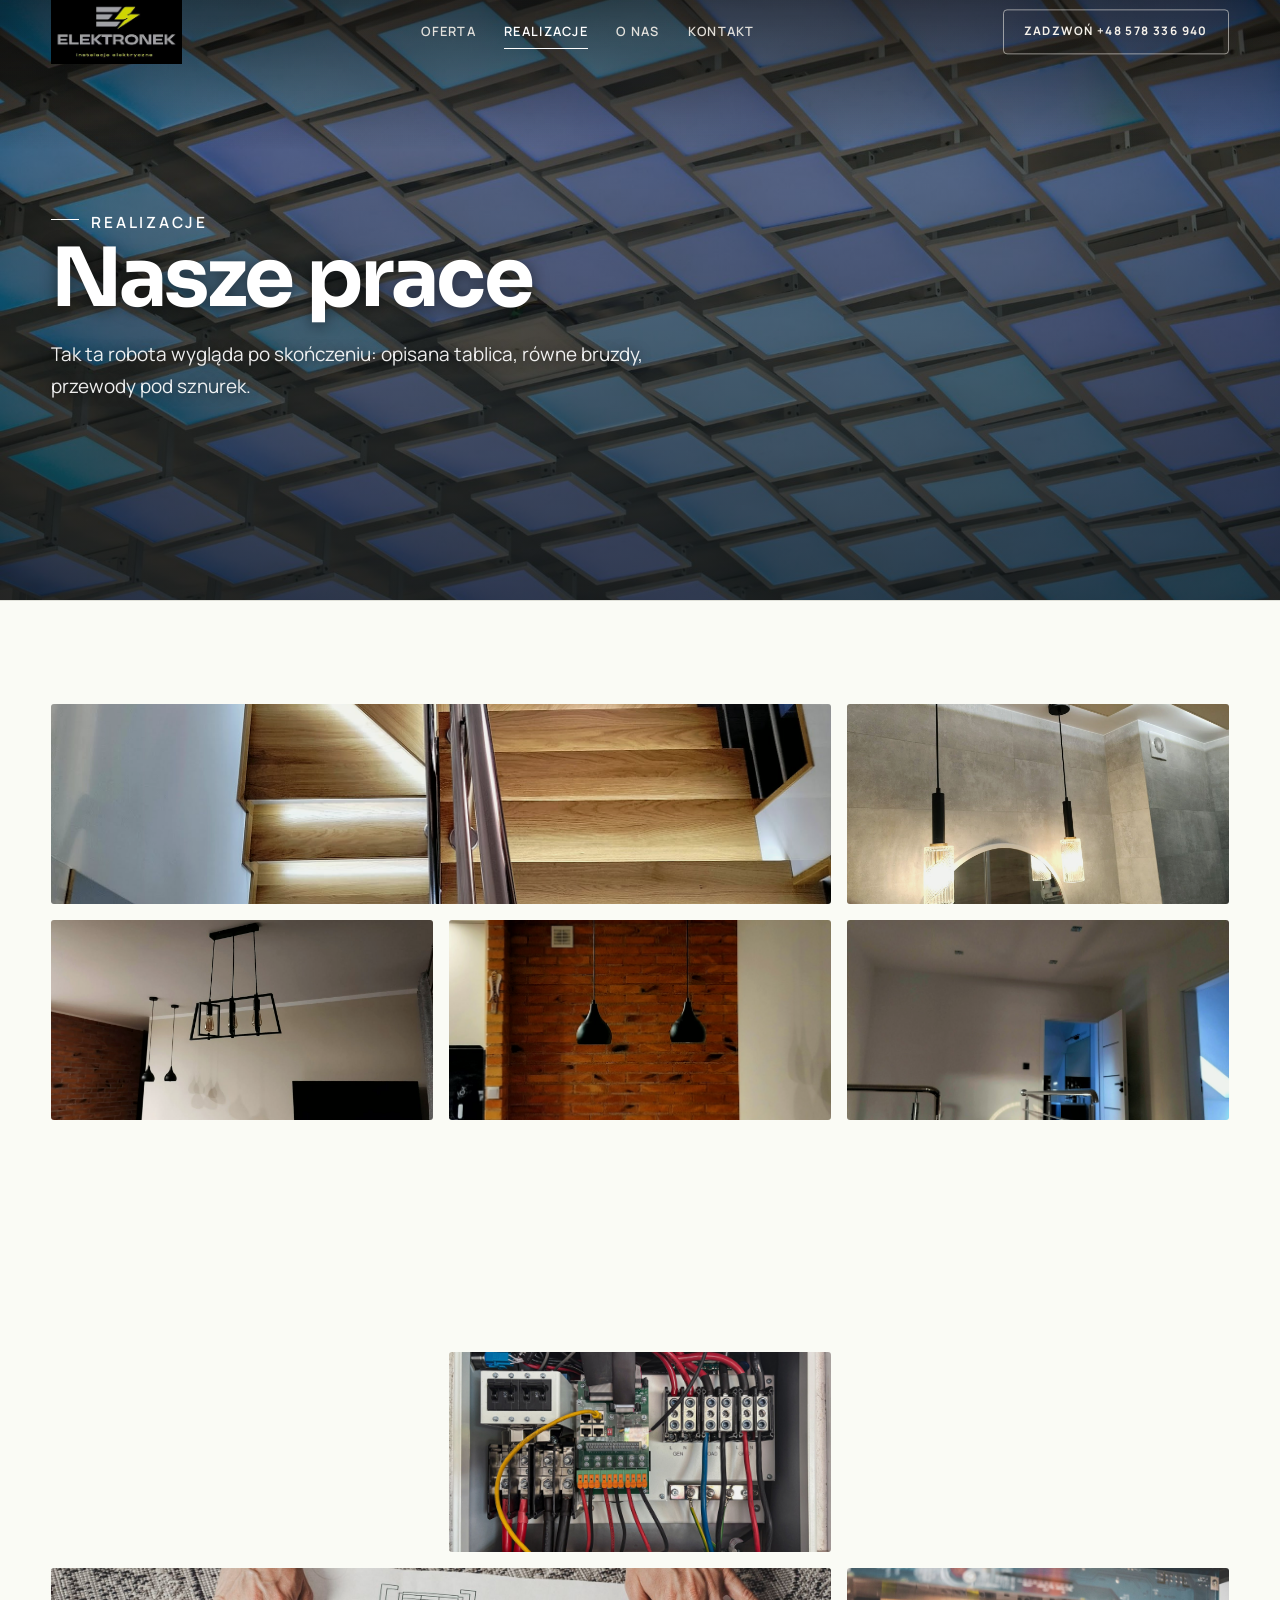
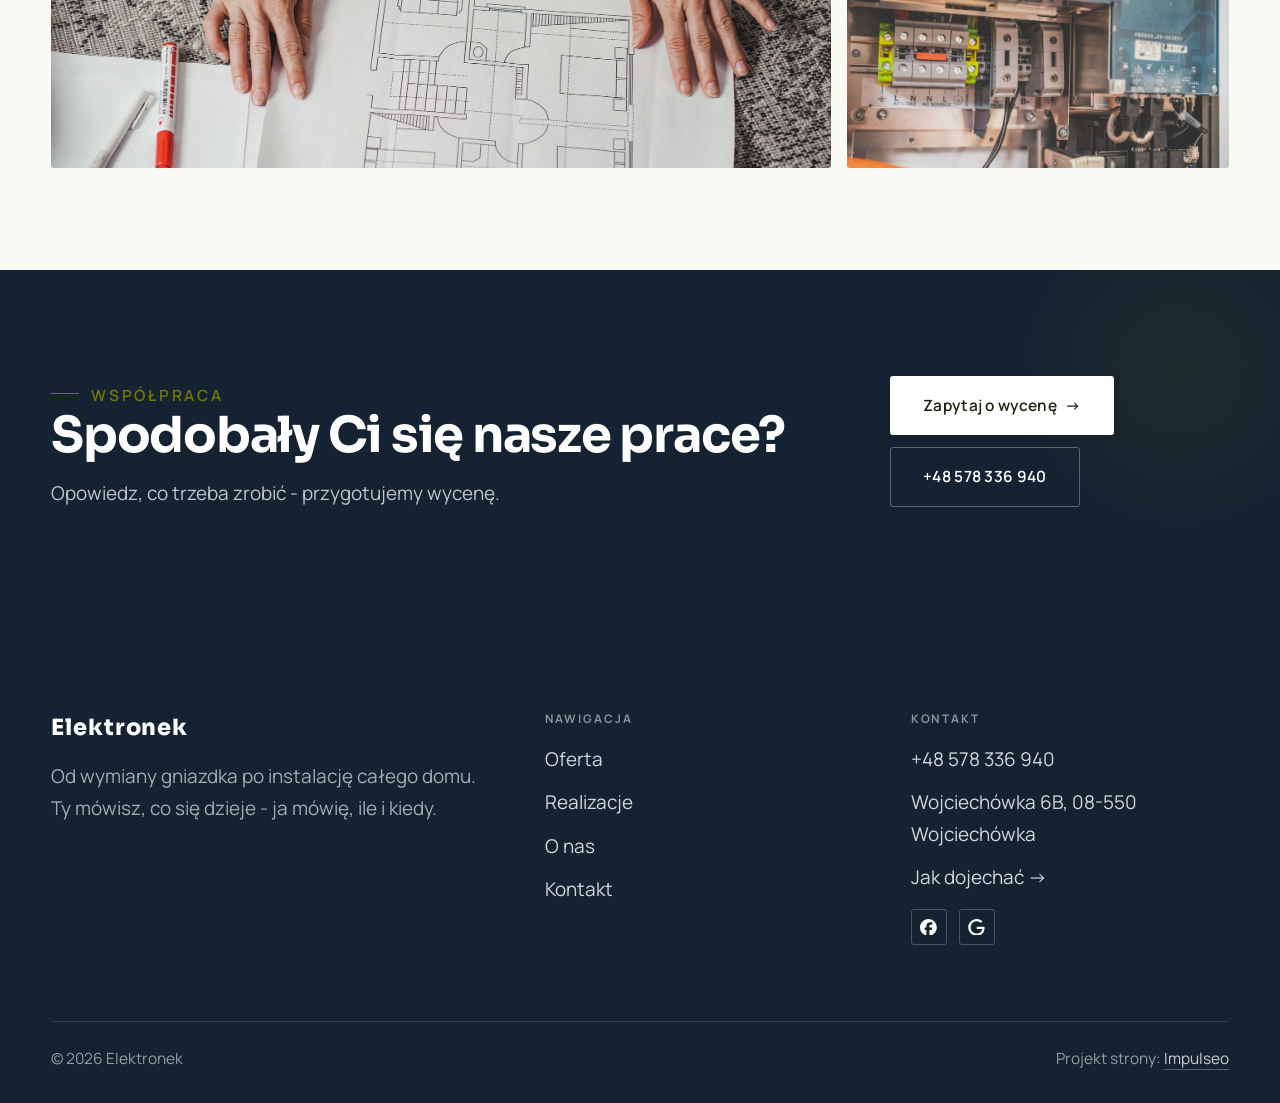
<file: realizacje.html>
<!DOCTYPE html>
<html lang="pl">
<head>
<meta charset="UTF-8">
<meta name="viewport" content="width=device-width, initial-scale=1.0">
<title>Realizacje - Elektronek</title>
<meta name="description" content="Realizacje Elektronek: Rozdzielnica po modernizacji, Nowa instalacja przed tynkiem, Oświetlenie LED, Osprzęt po wymianie, Pomiary przy odbiorze">
<link rel="canonical" href="https://kris20032.github.io/elektronek/realizacje.html">
<meta name="robots" content="noindex, nofollow">
<meta property="og:type" content="website">
<meta property="og:locale" content="pl_PL">
<meta property="og:site_name" content="Elektronek">
<meta property="og:title" content="Realizacje - Elektronek">
<meta property="og:description" content="Realizacje Elektronek: Rozdzielnica po modernizacji, Nowa instalacja przed tynkiem, Oświetlenie LED, Osprzęt po wymianie, Pomiary przy odbiorze">
<meta property="og:url" content="https://kris20032.github.io/elektronek/realizacje.html">
<meta property="og:image" content="https://kris20032.github.io/elektronek/img/og.jpg">
<meta property="og:image:width" content="1200">
<meta property="og:image:height" content="630">
<meta name="twitter:card" content="summary_large_image">
<link rel="preconnect" href="https://fonts.googleapis.com">
<link rel="preconnect" href="https://fonts.gstatic.com" crossorigin>
<link href="https://fonts.googleapis.com/css2?family=Sora:wght@600;700;800&family=Manrope:wght@400;500;600&display=swap" rel="stylesheet">
<link rel="stylesheet" href="assets/styles.css?v=0320ab9b">
</head>
<body>

<header class="nav">
  <div class="wrap nav-inner">
    <a class="brand brand-has-logo" href="index.html"><img class="brand-logo" src="img/logo.png" alt="Elektronek" width="577" height="282" decoding="async"></a>
    <nav class="nav-links">
      <a href="oferta.html">Oferta</a>
      <a href="realizacje.html" class="active" aria-current="page">Realizacje</a>
      <a href="o-nas.html">O nas</a>
      <a href="kontakt.html">Kontakt</a>
      <a href="tel:+48578336940" class="btn btn-accent">Zadzwoń +48 578 336 940</a>
    </nav>
    <button class="nav-toggle" aria-label="Menu"><span></span><span></span><span></span></button>
  </div>
</header>

<main>
<section class="pagehead">
  <img src="img/g12.jpg" alt="Elektronek - Nasze prace" width="1880" height="1254" decoding="async">
  <div class="wrap">
    <span class="eyebrow">Realizacje</span>
    <h1>Nasze prace</h1>
    <p>Tak ta robota wygląda po skończeniu: opisana tablica, równe bruzdy, przewody pod sznurek.</p>
  </div>
</section>
<section>
  <div class="wrap">
    <div class="gallery">
      <div class="tile t-two3 reveal"><img src="img/g1.jpg" alt="Elektronek" loading="lazy" width="1600" height="2133" decoding="async"></div>
      <div class="tile t-third reveal"><img src="img/g2.jpg" alt="Elektronek" loading="lazy" width="1564" height="864" decoding="async"></div>
      <div class="tile t-third reveal"><img src="img/g3.jpg" alt="Elektronek" loading="lazy" width="1544" height="830" decoding="async"></div>
      <div class="tile t-third reveal"><img src="img/g4.jpg" alt="Elektronek" loading="lazy" width="1546" height="2142" decoding="async"></div>
      <div class="tile t-third reveal"><img src="img/g5.jpg" alt="Elektronek" loading="lazy" width="1600" height="2133" decoding="async"></div>
      <div class="tile t-third reveal"><img src="img/g6.jpg" alt="Elektronek" loading="lazy" width="1502" height="1084" decoding="async"></div>
      <div class="tile t-two3 reveal"><img src="img/g7.jpg" alt="Elektronek" loading="lazy" width="1460" height="1956" decoding="async"></div>
      <div class="tile t-third reveal"><img src="img/about.jpg" alt="Elektronek" loading="lazy" width="1600" height="2133" decoding="async"></div>
      <div class="tile t-third reveal"><img src="img/g8.jpg" alt="Elektronek" loading="lazy" width="1880" height="1357" decoding="async"></div>
      <div class="tile t-third reveal"><img src="img/g9.jpg" alt="Elektronek" loading="lazy" width="1880" height="992" decoding="async"></div>
      <div class="tile t-two3 reveal"><img src="img/g10.jpg" alt="Elektronek" loading="lazy" width="1880" height="1253" decoding="async"></div>
      <div class="tile t-third reveal"><img src="img/g11.jpg" alt="Elektronek" loading="lazy" width="1880" height="1253" decoding="async"></div>
    </div>
  </div>
</section>
<section class="cta">
  <div class="wrap">
    <div class="reveal">
      <span class="eyebrow">Współpraca</span>
      <h2>Spodobały Ci się nasze prace?</h2>
      <p>Opowiedz, co trzeba zrobić - przygotujemy wycenę.</p>
    </div>
    <div class="cta-actions reveal">
      <a href="kontakt.html" class="btn btn-light">Zapytaj o wycenę <span class="arr">→</span></a>
      <a href="tel:+48578336940" class="btn btn-ghost btn-ghost-cta">+48 578 336 940</a>
    </div>
  </div>
</section>
</main>

<footer>
  <div class="wrap">
    <div class="foot-grid">
      <div class="foot-brand">
        <div class="name">Elektronek</div>
        <p>Od wymiany gniazdka po instalację całego domu. Ty mówisz, co się dzieje - ja mówię, ile i kiedy.</p>
      </div>
      <div class="foot-col">
        <h4>Nawigacja</h4>
        <a href="oferta.html">Oferta</a>
        <a href="realizacje.html">Realizacje</a>
        <a href="o-nas.html">O nas</a>
        <a href="kontakt.html">Kontakt</a>
      </div>
      <div class="foot-col">
        <h4>Kontakt</h4>
        <a href="tel:+48578336940">+48 578 336 940</a>
        <p>Wojciechówka 6B, 08-550 Wojciechówka</p>
        <a href="https://maps.google.com/?cid=14058241500900709626&g_mp=Cidnb29nbGUubWFwcy5wbGFjZXMudjEuUGxhY2VzLlNlYXJjaFRleHQQAhgEIAA" target="_blank" rel="noopener">Jak dojechać →</a>
      <div class="foot-soc">
        <a class="soc" href="https://www.facebook.com/61554102656426/" target="_blank" rel="noopener" aria-label="Facebook - Elektronek"><svg viewBox="0 0 24 24" aria-hidden="true" focusable="false"><path d="M9.101 23.691v-7.98H6.627v-3.667h2.474v-1.58c0-4.085 1.848-5.978 5.858-5.978.401 0 .955.042 1.468.103a8.68 8.68 0 0 1 1.141.195v3.325a8.623 8.623 0 0 0-.653-.036 26.805 26.805 0 0 0-.733-.009c-.707 0-1.259.096-1.675.309a1.686 1.686 0 0 0-.679.622c-.258.42-.374.995-.374 1.752v1.297h3.919l-.386 2.103-.287 1.564h-3.246v8.245C19.396 23.238 24 18.179 24 12.044c0-6.627-5.373-12-12-12s-12 5.373-12 12c0 5.628 3.874 10.35 9.101 11.647Z" fill="currentColor"/></svg></a>
        <a class="soc" href="https://maps.google.com/?cid=14058241500900709626&g_mp=Cidnb29nbGUubWFwcy5wbGFjZXMudjEuUGxhY2VzLlNlYXJjaFRleHQQAhgEIAA" target="_blank" rel="noopener" aria-label="Google - Elektronek"><svg viewBox="0 0 24 24" aria-hidden="true" focusable="false"><path d="M12.48 10.92v3.28h7.84c-.24 1.84-.853 3.187-1.787 4.133-1.147 1.147-2.933 2.4-6.053 2.4-4.827 0-8.6-3.893-8.6-8.72s3.773-8.72 8.6-8.72c2.6 0 4.507 1.027 5.907 2.347l2.307-2.307C18.747 1.44 16.133 0 12.48 0 5.867 0 .307 5.387.307 12s5.56 12 12.173 12c3.573 0 6.267-1.173 8.373-3.36 2.16-2.16 2.84-5.213 2.84-7.667 0-.76-.053-1.467-.173-2.053H12.48z" fill="currentColor"/></svg></a>
      </div>
      </div>
    </div>
    <div class="foot-bot">
      <span>© 2026 Elektronek</span>
      <span>Projekt strony: <a class="foot-credit" href="https://impulseo.pl" target="_blank" rel="noopener">Impulseo</a></span>
    </div>
  </div>
</footer>
<div class="sticky-call"><a class="sc-call" href="tel:+48578336940"><svg class="ico-tel" width="16" height="16" viewBox="0 0 24 24" fill="none" aria-hidden="true"><path d="M6.6 10.8a15.5 15.5 0 0 0 6.6 6.6l2.2-2.2a1 1 0 0 1 1-.24 11.4 11.4 0 0 0 3.6.58 1 1 0 0 1 1 1V20a1 1 0 0 1-1 1A17 17 0 0 1 3 4a1 1 0 0 1 1-1h3.5a1 1 0 0 1 1 1c0 1.25.2 2.46.58 3.6a1 1 0 0 1-.25 1l-2.23 2.2Z" fill="currentColor"/></svg> Zadzwoń</a><a class="sc-quote" href="kontakt.html">Zapytaj o termin</a></div>
<div class="demo-wazne" data-do="2026-12-01" data-cykl="3" hidden><svg class="dw-ico" width="13" height="13" viewBox="0 0 24 24" fill="none" aria-hidden="true"><circle cx="12" cy="12" r="8.6" stroke="currentColor" stroke-width="1.8"/><path d="M12 7.2V12l3.3 2" stroke="currentColor" stroke-width="1.8" stroke-linecap="round"/></svg><span class="dw-txt"></span></div>

<script src="assets/main.js"></script>
</body>
</html>
</file>
<file: assets/styles.css>
/* ============================================================
   STOLBASZ — premium, architektoniczny B2B fit-out
   Jasna paleta, zero brązu. System wg premium-web-craft.
   Projekt strony: Impulseo (impulseo.pl)
   ============================================================ */

:root{
  /* PALETA — jasna, architektoniczna, chłodna */
  --paper:#f5f7fa;          /* główne tło */
  --paper-2:#e7edf3;        /* sekcje alternatywne (chłodny jasny szary) */
  --paper-3:#e7edf3;        /* delikatne wypełnienia */
  --ink:#142231;            /* tekst główny — chłodny grafit */
  --ink-soft:#2c3e52;       /* nagłówki drugorzędne */
  --muted:#697785;          /* tekst poboczny */
  --line:rgba(20,34,49,.12);/* hairline */
  --accent:#e8a00c;         /* stonowany petrol-slate — jedyny akcent */
  --accent-d:#c47f06;
  --accent-soft:rgba(232,160,12,.10);
  --dark:#142231;           /* sekcje ciemne (stopka/CTA) */

  /* HOVER ZDJĘĆ — JEDEN standard dla całego silnika (decyzja K. 04.08.2026, artefakt z wariantami).
     AKTUALNE (K.+Szymon 09.08.2026, wybór z artefaktu 6 wariantów): zoom 1.05 przy 1.4s -
     przy tak długim czasie mocniejszy kadr NIE skacze, tylko „oddycha". Poprzedni standard
     (1.02 / .55s z 04.08) odbierany jako dynamiczny i szybki.
     Spoczynek lekko przygaszony, ale TYLKO tam, gdzie jest mysz (@media hover:hover) —
     na telefonie zdjęcia zostają w pełnej jasności. */
  --img-zoom:1.05;                   /* K.+Szymon 09.08: wariant F z artefaktu porównawczego */
  --img-rest:brightness(.95) saturate(.99);
  --img-hot:brightness(1.06) saturate(1.05);
  --img-dur:1.4s;                    /* K.+Szymon 09.08 (wariant F): powoli = elegancko */
  --img-ease:cubic-bezier(.16,.84,.44,1);  /* miękki ogon, efekt „oddychania" */

  /* ODSTĘPY — skala 4/8 */
  --space-1:4px; --space-2:8px; --space-3:12px; --space-4:16px; --space-5:24px;
  --space-6:32px; --space-7:48px; --space-8:64px; --space-9:96px; --space-10:128px;

  /* TYPOGRAFIA — fluid clamp() (skala podbita 16.07.2026: większe, czytelniejsze litery — uwaga Adama) */
  --text-sm:clamp(.9rem,.87rem + .12vw,1rem);
  --text-base:clamp(1.08rem,1.04rem + .18vw,1.2rem);
  --text-lg:clamp(1.24rem,1.15rem + .34vw,1.44rem);
  --text-h3:clamp(1.34rem,1.22rem + .55vw,1.66rem);
  --text-h2:clamp(2.1rem,1.66rem + 2.1vw,3.1rem);
  --text-h1:clamp(2.9rem,2.1rem + 4vw,5.1rem);

  /* PROMIENIE — architektoniczne, raczej ostre */
  --r-sm:3px; --r-md:6px; --r-lg:10px;

  /* RUCH */
  --ease:cubic-bezier(.25,.46,.45,.94); --dur:.24s;

  /* CIENIE — miękkie, warstwowe */
  --sh-sm:0 1px 2px rgba(16,24,32,.04), 0 2px 8px rgba(16,24,32,.05);
  --sh-md:0 2px 6px rgba(16,24,32,.05), 0 12px 28px -8px rgba(16,24,32,.12);
  --sh-lg:0 6px 14px rgba(16,24,32,.07), 0 26px 56px -18px rgba(16,24,32,.22);

  --hairline:1px solid var(--line);

  --font-display:'Sora','Manrope',sans-serif;
  --font-body:'Manrope',sans-serif;
}

*{box-sizing:border-box;margin:0;padding:0}
html{scroll-behavior:smooth}
body{
  font-family:var(--font-body);
  font-size:var(--text-base);
  line-height:1.65;
  color:var(--ink);
  background:var(--paper);
  -webkit-font-smoothing:antialiased;
  text-rendering:optimizeLegibility;
}
img{max-width:100%;height:auto;display:block}  /* height:auto = width/height z atrybutów trzyma proporcje (TOP#12) */
a{color:inherit;text-decoration:none}

.wrap{width:min(92%,1180px);margin-inline:auto}
section{padding-block:clamp(52px,6.5vw,96px)}

h1,h2,h3{font-family:var(--font-display);font-weight:700;line-height:1.08;letter-spacing:-.02em;color:var(--ink)}
h1{font-size:var(--text-h1);letter-spacing:-.035em}
h2{font-size:var(--text-h2);letter-spacing:-.025em}
h3{font-size:var(--text-h3)}
/* MIARA — długość wiersza. WCAG 2.2 SC 1.4.8: max 80 znaków; Butterick: 45–90.
   68ch daje realnie 72–78 znaków polskiego tekstu, czyli z zapasem pod granicą.
   Wcześniej limit miał TYLKO <p> — <li>, <blockquote> i <dd> nie miały żadnego,
   i to jedyny powód, dla którego 23 bloki na dwóch oddanych stronach jadą po
   83–106 znaków w wierszu (pomiar 07.08.2026, bramka `miara`).
   ⚠️ Listy i definicje ograniczamy TYLKO bez klasy: `ul`/`ol` z klasą to u nas
   układ (siatki kafli, menu), a nie tekst ciągły — tam miarę wyznacza układ. */
/* 60ch, nie 68ch (K. 10.08): po zmianie fontów na węższe kroje (DM Sans i spółka)
   w 68ch mieściło się ~90 znaków - bramka pikselowa słusznie zgłaszała przekroczenie
   granicy 80. Pomiar na żywej przeglądarce: 60ch = 90 znaków, 53ch = ~78 znaków, czyli normę WCAG 1.4.8. */
:root{ --miara:53ch }
p{max-width:min(100%,var(--miara))}
blockquote,
ul:not([class])>li, ol:not([class])>li,
dl:not([class])>dd{max-width:min(100%,var(--miara))}

/* ⚠️ Świadomie BEZ wyjątku `.tile p,.card p,.svc p{max-width:none}`, choć nasuwa się sam:
   te akapity BYŁY już ograniczone (stare `p{max-width:65ch}`), więc „wyjątek" nie odblokowałby
   niczego nowego — tylko ROZLUŹNIŁ stan sprzed zmiany na wszystkich demach naraz.
   `figcaption` żadna z reguł wyżej nie dotyczy, więc też nie potrzebuje zwolnienia. */

/* ŁAMANIE. `balance` wyrównuje długości wierszy w nagłówku, `pretty` pilnuje ostatniego
   wiersza akapitu, żeby nie został w nim jeden wyraz. Obsługiwane od Chrome 117 /
   Safari 17.5; starsze przeglądarki po prostu ignorują tę własność.
   `text-wrap:pretty` nie występowało dotąd ANI RAZ w silniku ani w repo klientów. */
h1,h2,h3,.lead,.lede{text-wrap:balance}
p,li,blockquote,dd{text-wrap:pretty}

.eyebrow{
  font-family:var(--font-body);
  font-size:var(--text-sm);
  font-weight:600;
  letter-spacing:.18em;
  text-transform:uppercase;
  color:var(--accent);
  display:inline-flex;align-items:center;gap:var(--space-3);
}
/* flex:none + margin-top = kreska trzyma się PIERWSZEJ linii. Wcześniej align-items:center
   centrowało ją względem całego bloku i przy zawinięciu (długi kicker typu
   „…WNĘTRZ · LESZNO · OD 2019") druga linia lądowała z brzydkim wcięciem. */
.eyebrow{align-items:flex-start}
.eyebrow>*,.eyebrow{text-wrap:balance}   /* dlugi kicker lamal sie na sierote typu samo „2019" w drugiej linii */
.eyebrow::before{content:"";width:28px;height:1px;background:var(--accent);display:inline-block;flex:none;margin-top:.62em}

.muted{color:var(--muted)}
.lead{font-size:var(--text-lg);line-height:1.55;color:var(--ink-soft);max-width:50ch}

/* ---------- BUTTONS ---------- */
.btn{
  display:inline-flex;align-items:center;gap:var(--space-2);
  font-weight:600;font-size:var(--text-sm);letter-spacing:.02em;
  padding:var(--space-4) var(--space-6);
  border-radius:var(--r-sm);
  transition:transform var(--dur) var(--ease),box-shadow var(--dur) var(--ease),background var(--dur) var(--ease);
  cursor:pointer;border:1px solid transparent;
}
.btn-accent{background:var(--accent);color:#fff;box-shadow:var(--sh-sm)}
.btn-accent:hover{background:var(--accent-d);transform:translateY(-2px);box-shadow:var(--sh-md)}
.btn-accent:active{transform:translateY(0);box-shadow:var(--sh-sm)}
.btn-ghost{background:transparent;color:var(--ink);border-color:var(--line)}
.btn-ghost:hover{border-color:var(--accent);color:var(--accent);transform:translateY(-2px)}
.btn-light{background:#fff;color:var(--ink);box-shadow:var(--sh-sm)}
.btn-light:hover{transform:translateY(-2px);box-shadow:var(--sh-md)}
.btn .arr{transition:transform var(--dur) var(--ease)}
.btn:hover .arr{transform:translateX(4px)}

/* ---------- NAV ---------- */
.nav{
  position:sticky;top:0;z-index:50;
  background:color-mix(in srgb,var(--paper) 88%,transparent);
  backdrop-filter:saturate(140%) blur(10px);
  border-bottom:var(--hairline);
}
.nav-inner{display:flex;align-items:center;justify-content:space-between;gap:var(--space-5);height:72px}
/* ANTY-NACHODZENIE (K. 05.08.2026): długa nazwa firmy + przycisk z pełnym numerem nie mieściły się w pasku
   i flex ściskał linki PONIŻEJ ich treści - "Kontakt" wchodził na ramkę "Zadzwoń +48 ...". Teraz ustępuje
   nazwa marki (skrót wielokropkiem), a menu i przycisk nigdy się nie kurczą ani nie zachodzą na siebie. */
.brand{display:flex;flex-direction:column;line-height:1;min-width:0;flex:0 1 auto}
.brand .name{font-family:var(--font-display);font-weight:800;font-size:1.35rem;letter-spacing:.04em;white-space:nowrap;overflow:hidden;text-overflow:ellipsis}
.brand .sub{font-size:.62rem;letter-spacing:.34em;text-transform:uppercase;color:var(--muted);margin-top:5px;white-space:nowrap;overflow:hidden;text-overflow:ellipsis}
.nav-links{display:flex;align-items:center;gap:var(--space-6);flex:0 0 auto}
.nav-links a{font-size:var(--text-sm);font-weight:500;color:var(--ink-soft);position:relative;padding-block:4px;white-space:nowrap;transition:color var(--dur) var(--ease)}
.nav-links a::after{content:"";position:absolute;left:0;bottom:0;width:0;height:1.5px;background:var(--accent);transition:width var(--dur) var(--ease)}
.nav-links a:hover,.nav-links a.active{color:var(--ink)}
.nav-links a:hover::after,.nav-links a.active::after{width:100%}
.nav-links .btn{padding:var(--space-2) var(--space-5)}
/* przyciski w nav: właściwy kolor (przebij .nav-links a) + bez podkreślenia */
.nav-links a.btn-accent{color:#fff}
.nav-links a.btn-ghost,.nav-links a.btn-light{color:var(--ink)}
/* CTA w pasku: NIE podkreślenie spod linków menu, ale ten sam przelatujący błysk,
   co na wszystkich innych przyciskach (zgłoszenie K. 13.08.2026 - „na hero jest efekt
   światła przechodzącego przez przycisk, na navbarze go nie ma, a mają być identyczne").
   Reguła `.nav-links a::after` jest silniejsza od `.btn::after`, więc trzeba jej
   geometrię wyzerować i wpisać połysk z nazwy - samo `display:none` gasiło efekt. */
.nav-links a.btn::after{
  display:block;content:"";position:absolute;inset:0;z-index:-1;pointer-events:none;
  width:auto;height:auto;border-radius:inherit;   /* kasuje geometrię podkreślenia (width:0;height:1.5px) */
  background:linear-gradient(100deg,transparent 32%,rgba(255,255,255,.20) 50%,transparent 68%);
  translate:-120% 0}
@media (prefers-reduced-motion:no-preference){
  .nav-links a.btn:hover::after{translate:120% 0;transition:translate .75s var(--mt-ease,cubic-bezier(.16,.84,.44,1))}
}
.nav-toggle{display:none;background:none;border:none;cursor:pointer;flex-direction:column;gap:5px;padding:8px}
.nav-toggle span{width:24px;height:2px;background:var(--ink);transition:var(--dur)}
/* Ciasny zakres MIĘDZY menu mobilnym a pełnym pulpitem: zbijamy odstępy i nazwę marki,
   żeby wszystko zmieściło się naturalnie, zanim w ogóle dojdzie do skracania wielokropkiem. */
@media(max-width:1280px) and (min-width:921px){
  .nav-links{gap:var(--space-4)}
  .nav-links .btn{padding:var(--space-2) var(--space-4)}
  .brand .name{font-size:1.15rem}
}

/* ---------- HERO (split) ---------- */
.hero{position:relative;overflow:hidden;border-bottom:var(--hairline)}
.hero-grid{display:grid;grid-template-columns:1.05fr .95fr;gap:clamp(24px,4vw,60px);align-items:center;
  padding-block:clamp(36px,4.5vw,64px)}
.hero-copy .eyebrow{margin-bottom:var(--space-5)}
.hero-copy h1{margin-bottom:var(--space-5)}
.hero-copy .lead{margin-bottom:var(--space-7)}
.hero-actions{display:flex;flex-wrap:wrap;gap:var(--space-4)}
.hero-art{position:relative;aspect-ratio:4/3;border-radius:var(--r-lg);overflow:hidden;box-shadow:var(--sh-lg)}
.hero-art img{width:100%;height:100%;object-fit:cover}
.hero-art::after{content:"";position:absolute;inset:0;background:linear-gradient(180deg,transparent 55%,rgba(18,24,28,.28))}
.hero-badge{position:absolute;left:var(--space-5);bottom:var(--space-5);z-index:2;
  background:rgba(252,252,251,.94);backdrop-filter:blur(4px);
  border-radius:var(--r-md);padding:var(--space-4) var(--space-5);box-shadow:var(--sh-md);max-width:78%}
.hero-badge strong{display:block;font-family:var(--font-display);font-size:1rem;letter-spacing:-.01em}
.hero-badge span{font-size:var(--text-sm);color:var(--muted)}

/* ---------- HERO duży / kinowy (strona główna) ---------- */
.hero-cine{position:relative;min-height:clamp(560px,82vh,840px);min-height:clamp(560px,82svh,840px);display:flex;align-items:center;overflow:hidden;border-bottom:var(--hairline)}
.hero-cine>img{position:absolute;inset:0;width:100%;height:100%;object-fit:cover;z-index:0}
.hero-cine::after{content:"";position:absolute;inset:0;z-index:1;
  background:linear-gradient(95deg,rgba(13,18,23,.86) 0%,rgba(13,18,23,.64) 32%,rgba(13,18,23,.24) 62%,rgba(13,18,23,.04) 100%)}
.hero-cine .wrap{position:relative;z-index:2;padding-block:var(--space-8)}
.hero-cine .hero-copy{max-width:660px}
.hero-cine .eyebrow{color:#fff;margin-bottom:var(--space-5)}
.hero-cine .eyebrow::before{background:#fff}
.hero-cine h1{color:#fff;margin-bottom:var(--space-5);font-size:clamp(2.9rem,2rem + 4.4vw,5.2rem);text-wrap:balance}
.hero-cine .lead{color:rgba(255,255,255,.92);max-width:48ch;margin-bottom:var(--space-7)}
.hero-cine .hero-actions{display:flex;flex-wrap:wrap;gap:var(--space-4)}
/* NISKIE OKNO (laptop z dokiem i paskami przeglądarki ma ~700-780 px wysokości widoku):
   H1 do 5.2rem + długi lead nie mieściły się i przyciski wypadały POD krawędź ekranu -
   klient widział stronę bez ani jednego CTA. Skalujemy w dół, zamiast przycinać treść. */
@media(min-width:821px) and (max-height:820px){
  .hero-cine{min-height:clamp(520px,94svh,780px)}
  .hero-cine .wrap{padding-block:var(--space-6)}
  .hero-cine h1{font-size:clamp(2.2rem,1.5rem + 2.6vw,3.6rem);margin-bottom:var(--space-4)}
  .hero-cine .eyebrow{margin-bottom:var(--space-4)}
  .hero-cine .lead{margin-bottom:var(--space-5);max-width:44ch}
}
@media(max-width:680px){
  .hero-cine{min-height:clamp(520px,76vh,640px);min-height:clamp(520px,76svh,640px);align-items:flex-end}
  .hero-cine::after{background:linear-gradient(0deg,rgba(13,18,23,.9) 6%,rgba(13,18,23,.45) 55%,rgba(13,18,23,.25) 100%)}
  .hero-cine .wrap{padding-bottom:var(--space-9)}
  /* TELEFON (~90% oglądających): lead potrafił zająć 8 linii i zepchnąć CTA poza pierwszy ekran.
     Zwężamy interlinię i skalę - treści nie ucinamy, bo to ona sprzedaje. */
  .hero-cine .lead{font-size:.98rem;line-height:1.5;margin-bottom:var(--space-5)}
  .hero-cine .eyebrow{font-size:.72rem;letter-spacing:.13em;margin-bottom:var(--space-4)}
  .hero-cine .eyebrow::before{width:20px}
  .hero-cine h1{margin-bottom:var(--space-4)}
}

/* full-bleed hero variant (podstrony) */
.pagehead{position:relative;min-height:46vh;min-height:46svh;display:flex;align-items:flex-end;overflow:hidden;border-bottom:var(--hairline)}
.pagehead img{position:absolute;inset:0;width:100%;height:100%;object-fit:cover}
/* 10.08.2026 (decyzja K.): mocniejsze przyciemnienie + cień pod tekstem. Bramka mierzyła na
   nagłówkach podstron 3,38-3,43:1 przy wymaganych 4,5 — jasne zdjęcie (hala, śnieg, niebo)
   podchodziło pod biały tekst. Zdjęcia klientów są różne, więc kontrast musi dawać WARSTWA,
   a nie szczęśliwy dobór kadru. */
.pagehead::after{content:"";position:absolute;inset:0;background:linear-gradient(180deg,rgba(18,24,28,.40),rgba(18,24,28,.76))}
.pagehead .wrap{position:relative;z-index:2;padding-block:var(--space-9);color:#fff}
.pagehead h1{color:#fff;max-width:18ch;text-shadow:0 2px 16px rgba(0,0,0,.55)}
.pagehead .eyebrow{color:#fff}
.pagehead .eyebrow::before{background:#fff}
.pagehead p{color:rgba(255,255,255,.92);margin-top:var(--space-4);max-width:54ch;text-shadow:0 1px 12px rgba(0,0,0,.5)}

/* ---------- STRIP (pasek skrótów / liczby) ---------- */
.strip{background:var(--dark);color:#fff}
/* PASEK HASEŁ — standard 04.08.2026 (decyzja K.): 5 haseł w JEDNYM rzędzie, tekst WYŚRODKOWANY,
   węższe marginesy boczne niż reszta strony (pasek ma iść szerzej), równe wysokości kolumn. */
.strip .wrap{width:min(96%,1440px);display:grid;grid-template-columns:repeat(5,1fr);
  gap:var(--space-5);padding-block:var(--space-7);align-items:stretch}
.strip .item .k{font-family:var(--font-display);font-size:clamp(1.05rem,.82rem + .85vw,1.55rem);
  font-weight:800;letter-spacing:-.02em;color:#fff;line-height:1.18;text-wrap:balance}
.strip .item .v{font-size:var(--text-sm);color:rgba(255,255,255,.66);margin-top:var(--space-2);line-height:1.4}
.strip .item{border-left:2px solid var(--accent);padding-inline:var(--space-4);
  text-align:center;display:flex;flex-direction:column;justify-content:center}
/* liczba kolumn = liczba haseł, żeby ostatnie nie zostawało samo w drugim rzędzie.
   Klasę n-N nadaje multipage.py; domyślnie (bez klasy) pasek jest 5-kolumnowy. */
.strip.n-2 .wrap{grid-template-columns:repeat(2,1fr)}
.strip.n-3 .wrap{grid-template-columns:repeat(3,1fr)}
.strip.n-4 .wrap{grid-template-columns:repeat(4,1fr);gap:var(--space-6)}
.strip.n-4 .item .k{font-size:clamp(1.3rem,1rem + 1.1vw,2rem)}
.strip.n-6 .wrap{grid-template-columns:repeat(6,1fr);gap:var(--space-4)}
.strip.n-6 .item .k{font-size:clamp(.98rem,.8rem + .7vw,1.35rem)}
/* równe łamanie: zamiast "długa linia + jedno słowo" obie linie zbliżonej długości */
.strip .item .k{text-wrap:balance}

/* ---------- SECTION HEAD ---------- */
.head{max-width:48rem;margin-bottom:var(--space-8)}
.head.center{margin-inline:auto;text-align:center}
.head .eyebrow{margin-bottom:var(--space-4)}
.head h2{margin-bottom:var(--space-4)}
.head p{color:var(--muted);font-size:var(--text-lg);line-height:1.55}
.head.center p{margin-inline:auto}

/* ---------- INTRO SPLIT ---------- */
.split{display:grid;grid-template-columns:.92fr 1.08fr;gap:clamp(28px,5vw,80px);align-items:center}
.split.rev{grid-template-columns:1.08fr .92fr}
.split.rev .split-art{order:-1}
.split-art{position:relative;aspect-ratio:5/4;border-radius:var(--r-lg);overflow:hidden;box-shadow:var(--sh-lg)}
.split-art img{width:100%;height:100%;object-fit:cover}
.split-copy h2{margin-bottom:var(--space-5)}
.split-copy p+p{margin-top:var(--space-4)}
.split-copy .btn{margin-top:var(--space-6)}

/* ---------- SERVICES (zakres) ---------- */
.svc-grid{display:grid;grid-template-columns:repeat(auto-fit,minmax(280px,1fr));gap:var(--space-5)}
.svc{background:#fff;border:var(--hairline);border-radius:var(--r-md);padding:var(--space-7) var(--space-6);
  transition:transform var(--dur) var(--ease),box-shadow var(--dur) var(--ease),border-color var(--dur) var(--ease);
  position:relative;overflow:hidden}
.svc::before{content:"";position:absolute;left:0;top:0;width:3px;height:0;background:var(--accent);transition:height var(--dur) var(--ease)}
.svc:hover{transform:translateY(-4px);box-shadow:var(--sh-md);border-color:transparent}
.svc:hover::before{height:100%}
.svc .ic{font-family:var(--font-display);font-size:.8rem;font-weight:700;letter-spacing:.12em;color:var(--accent);margin-bottom:var(--space-4)}
.svc h3{margin-bottom:var(--space-3);font-size:1.22rem}
.svc p{color:var(--muted);font-size:var(--text-base);line-height:1.6}

/* big detailed service rows */
.svc-row{display:grid;grid-template-columns:.8fr 1.2fr;gap:clamp(20px,4vw,60px);align-items:center;padding-block:var(--space-8)}
.svc-row+.svc-row{border-top:var(--hairline)}
.svc-row.rev{grid-template-columns:1.2fr .8fr}
/* Naprzemienny układ wierszy oferty: co drugi wiersz ma zdjęcie po PRAWEJ.
   Było `order:-1` — martwy kod, bo zdjęcie i tak jest pierwszym dzieckiem w HTML,
   więc wszystkie wiersze wyglądały identycznie (zdjęcie zawsze z lewej), a `rev`
   zmieniało tylko szerokość kolumn. Znalezione 29.07.2026 przy różnicowaniu kierunków
   animacji (pomiar pozycji: art.mid 390/502 przy row.mid 756 — zawsze lewa strona). */
.svc-row.rev .svc-row-art{order:2}
.svc-row-art{aspect-ratio:4/3;border-radius:var(--r-md);overflow:hidden;box-shadow:var(--sh-md)}
.svc-row-art img{width:100%;height:100%;object-fit:cover}
.svc-row h3{font-size:1.5rem;margin-bottom:var(--space-4)}
.svc-row .num{font-family:var(--font-display);font-size:.85rem;font-weight:700;letter-spacing:.14em;color:var(--accent);display:block;margin-bottom:var(--space-3)}
.svc-row ul{list-style:none;margin-top:var(--space-4);display:flex;flex-direction:column;gap:var(--space-2)}
.svc-row li{position:relative;padding-left:var(--space-5);color:var(--muted);font-size:var(--text-base)}
.svc-row li::before{content:"";position:absolute;left:0;top:.62em;width:8px;height:1px;background:var(--accent)}

/* ---------- GALLERY (realizacje) ---------- */
.gallery{display:grid;grid-template-columns:repeat(12,1fr);gap:var(--space-4);grid-auto-rows:200px}
/* GALERIA MASONRY — pionowe zdjęcia (portrety beauty/wellness) bez przycinania: kolumny, height auto */
.gallery-masonry{column-count:3;column-gap:var(--space-4)}
@media(max-width:900px){.gallery-masonry{column-count:2}}
@media(max-width:560px){.gallery-masonry{column-count:1}}
.gallery-masonry .m-tile{break-inside:avoid;margin:0 0 var(--space-4);padding:0;position:relative;overflow:hidden;border-radius:var(--r-md);border:1px solid var(--line)}
.gallery-masonry .m-tile img{width:100%;height:auto;display:block}
.gallery-masonry .m-tile .cap{position:absolute;left:0;right:0;bottom:0;padding:var(--space-4);color:#fff;background:linear-gradient(0deg,rgba(0,0,0,.55),transparent);font-size:var(--text-sm)}
.gallery-masonry .m-tile .cap small{display:block;font-weight:400;opacity:.78;letter-spacing:.04em;text-transform:uppercase;font-size:.66rem;margin-top:3px}
.tile{position:relative;overflow:hidden;border-radius:var(--r-md);box-shadow:var(--sh-sm);
  transition:transform var(--dur) var(--ease),box-shadow var(--dur) var(--ease)}
.tile img{width:100%;height:100%;object-fit:cover;
  transition:transform var(--img-dur) var(--img-ease),filter var(--img-dur) var(--img-ease)}
.tile:hover{box-shadow:var(--sh-md)}
.tile .cap{position:absolute;left:0;right:0;bottom:0;padding:var(--space-5) var(--space-4) var(--space-4);
  /* mocniejszy spad + cien pod tekstem: na JASNYCH zdjeciach klienta (biale fronty, sciany)
     slaby gradient dawal kontrast ~1.5:1 zamiast wymaganych 3.6:1 (bramka wygladu, 10.08.2026) */
  background:linear-gradient(transparent 10%,rgba(18,24,28,.55) 40%,rgba(18,24,28,.88) 68%,rgba(18,24,28,.99));color:#fff;
  text-shadow:0 1px 2px rgba(0,0,0,.85),0 2px 10px rgba(0,0,0,.55);
  font-size:var(--text-sm);font-weight:600;letter-spacing:.01em;
  opacity:0;transform:translateY(8px);transition:var(--dur) var(--ease)}
.tile:hover .cap{opacity:1;transform:translateY(0)}
.tile .cap small{display:block;font-weight:400;opacity:.78;letter-spacing:.04em;text-transform:uppercase;font-size:.66rem;margin-top:3px}
/* bento spans */
.t-wide{grid-column:span 6}
.t-tall{grid-column:span 6;grid-row:span 2}
.t-std{grid-column:span 6}
.t-third{grid-column:span 4}
.t-two3{grid-column:span 8}

/* ---------- TRUST / WIARYGODNOŚĆ ---------- */
.trust{background:var(--paper-2)}
.trust-grid{display:grid;grid-template-columns:repeat(auto-fit,minmax(240px,1fr));gap:var(--space-5);margin-top:var(--space-7)}
.trust-card{background:#fff;border-radius:var(--r-md);padding:var(--space-7) var(--space-6);box-shadow:var(--sh-sm);border-top:3px solid var(--accent)}
.trust-card .big{font-family:var(--font-display);font-size:clamp(1.8rem,1.3rem + 1.6vw,2.6rem);font-weight:800;letter-spacing:-.02em;color:var(--ink);line-height:1}
.trust-card h3{font-size:1.12rem;margin:var(--space-3) 0 var(--space-2)}
.trust-card p{color:var(--muted);font-size:var(--text-base);line-height:1.55}

/* ---------- CTA band ---------- */
.cta{background:var(--dark);color:#fff;position:relative;overflow:hidden}
/* telefon w CTA: na ciemnym tle biały (domyślnie), rodziny z JASNYM tłem CTA
   nadpisują to u siebie - wcześniej kolor siedział w stylu inline i wygrywał z rodziną. */
.cta .btn-ghost-cta{color:#fff;border-color:rgba(255,255,255,.3)}
.cta .wrap{display:grid;grid-template-columns:1.4fr .6fr;gap:var(--space-7);align-items:center;position:relative;z-index:2}
.cta h2{color:#fff;max-width:20ch}
.cta p{color:rgba(255,255,255,.74);margin-top:var(--space-4)}
.cta-actions{display:flex;flex-direction:column;gap:var(--space-3);align-items:flex-start}
.cta::before{content:"";position:absolute;right:-80px;top:-80px;width:360px;height:360px;border-radius:50%;
  background:radial-gradient(circle,var(--accent-soft),transparent 70%)}

/* ---------- CONTACT ---------- */
.contact-grid{display:grid;grid-template-columns:.85fr 1.15fr;gap:clamp(28px,4vw,56px);align-items:start}
.info-list{display:flex;flex-direction:column;gap:var(--space-2)}
.info-row{display:flex;gap:var(--space-4);align-items:flex-start;padding-block:var(--space-4);border-bottom:var(--hairline)}
.info-row .ic{flex:none;width:42px;height:42px;display:grid;place-items:center;border-radius:50%;
  background:var(--accent-soft);color:var(--accent);font-size:1.05rem}
.info-row .lbl{font-size:.72rem;letter-spacing:.14em;text-transform:uppercase;color:var(--muted)}
.info-row .val{font-weight:600;font-size:var(--text-base);margin-top:2px}
.info-row a.val:hover{color:var(--accent)}
.map{border:none;border-radius:var(--r-lg);box-shadow:var(--sh-md);width:100%;height:100%;min-height:380px;filter:grayscale(.2) contrast(1.02)}
.form{background:#fff;border:var(--hairline);border-radius:var(--r-lg);padding:clamp(24px,3vw,40px);box-shadow:var(--sh-sm)}
.form .fld{margin-bottom:var(--space-5)}
.form label{display:block;font-size:var(--text-sm);font-weight:600;margin-bottom:var(--space-2)}
.form input,.form textarea{width:100%;font-family:inherit;font-size:var(--text-base);color:var(--ink);
  padding:var(--space-4);border:var(--hairline);border-radius:var(--r-sm);background:var(--paper);transition:border-color var(--dur)}
.form input:focus,.form textarea:focus{outline:none;border-color:var(--accent);background:#fff}
.form textarea{resize:vertical;min-height:120px}
.form .note{font-size:var(--text-sm);color:var(--muted);margin-top:var(--space-3)}

/* ---------- FOOTER ---------- */
footer{background:var(--dark);color:#fff;padding-block:var(--space-9) var(--space-6)}
.foot-grid{display:grid;grid-template-columns:1.4fr 1fr 1fr;gap:var(--space-7);margin-bottom:var(--space-8)}
.foot-brand .name{font-family:var(--font-display);font-weight:800;font-size:1.4rem;letter-spacing:.04em}
.foot-brand p{color:rgba(255,255,255,.62);margin-top:var(--space-4);font-size:var(--text-base);max-width:38ch}
.foot-col h4{font-size:.74rem;letter-spacing:.16em;text-transform:uppercase;color:rgba(255,255,255,.5);margin-bottom:var(--space-4)}
.foot-col a,.foot-col p{display:block;color:rgba(255,255,255,.82);font-size:var(--text-base);margin-bottom:var(--space-3)}
.foot-col a:hover{color:#fff}
.foot-bot{border-top:1px solid rgba(255,255,255,.12);padding-top:var(--space-5);display:flex;justify-content:space-between;flex-wrap:wrap;gap:var(--space-3);
  font-size:var(--text-sm);color:rgba(255,255,255,.55)}
.foot-bot a:hover{color:#fff}
/* Podpis w stopce = klikalny link do impulseo.pl (31.07.2026). Ma być WIDOCZNIE klikalny,
   ale nie krzyczeć - stąd sam kolor jaśniejszy + delikatne podkreślenie na najeździe. */
.foot-bot a.foot-credit{color:rgba(255,255,255,.78);text-decoration:none;border-bottom:1px solid rgba(255,255,255,.28)}
.foot-bot a.foot-credit:hover{color:#fff;border-bottom-color:#fff}

/* ---------- REVEAL ---------- */
.reveal{opacity:0;transform:translateY(22px);transition:opacity .6s var(--ease),transform .6s var(--ease)}
.reveal.in{opacity:1;transform:none}

/* ---------- RESPONSIVE ---------- */
@media(max-width:920px){
  .hero-grid,.split,.split.rev,.svc-row,.svc-row.rev,.cta .wrap,.contact-grid,.foot-grid{grid-template-columns:1fr}
  .split.rev .split-art,.svc-row.rev .svc-row-art{order:0}
  .hero-art{aspect-ratio:16/10;max-height:420px}
  .strip .wrap,.strip.n-2 .wrap,.strip.n-3 .wrap,.strip.n-4 .wrap,.strip.n-6 .wrap{grid-template-columns:repeat(2,1fr);gap:var(--space-6)}
  .strip .item .k,.strip.n-6 .item .k{font-size:clamp(1.3rem,1.1rem + 1vw,2rem)}
  .gallery{grid-auto-rows:180px}
  .t-wide,.t-tall,.t-std,.t-third,.t-two3{grid-column:span 6}
  .t-tall{grid-row:span 1}
  .cta-actions{flex-direction:row;flex-wrap:wrap}
  .foot-grid{gap:var(--space-6)}
}
@media(max-width:680px){
  .nav-links{position:fixed;inset:72px 0 auto 0;background:var(--paper);flex-direction:column;align-items:stretch;
    gap:0;padding:var(--space-4) 6%;border-bottom:var(--hairline);box-shadow:var(--sh-md);
    transform:translateY(-120%);transition:transform var(--dur) var(--ease)}
  .nav-links.open{transform:translateY(0)}
  .nav-links a{padding-block:var(--space-4);border-bottom:var(--hairline)}
  .nav-links .btn{margin-top:var(--space-3);justify-content:center}
  .nav-toggle{display:flex}
  .strip .wrap,.strip.n-2 .wrap,.strip.n-3 .wrap,.strip.n-4 .wrap,.strip.n-6 .wrap{grid-template-columns:1fr}
  .gallery{grid-template-columns:repeat(6,1fr)}
  .foot-grid{grid-template-columns:1fr}
}
@media(prefers-reduced-motion:reduce){
  /* audyt 09.08 TOP#14: samo skrócenie duration przy animacji INFINITE = stroboskop
     (pętla .01ms miga ekranem); iteration-count:1 gasi pętlę naprawdę. Pseudoelementy
     też - tła hero (gastro/studio) animują ::before/img, blanket na * ich nie łapał. */
  *,*::before,*::after{animation-duration:.01ms!important;animation-iteration-count:1!important;animation-delay:0s!important;transition:none!important}
  .reveal{opacity:1!important;transform:none!important}
  html{scroll-behavior:auto}
}

/* ============================================================
   PREMIUM LAYER — destylat deep-researchu branż (anty-AI, spokój).
   Zmienne STOLBASZ (--accent/--ink/--paper/--line/--dark). Ruch ledwo
   zauważalny, krzywa cubic-bezier(.16,.84,.44,1); prefers-reduced-motion
   pokryte blanketem wyżej. Karty hairline zamiast cieni = #1 sygnał „nie-AI".
   ============================================================ */

/* więcej oddechu między sekcjami (liderzy: 110-130px) */
section{padding-block:clamp(64px,8vw,128px)}

/* 1) Aksamitny reveal — dłuższa, miękka krzywa zamiast „skoku" */
.reveal{transition:opacity .9s cubic-bezier(.16,.84,.44,1),transform .9s cubic-bezier(.16,.84,.44,1);will-change:opacity,transform}
/* stagger TYLKO w galerii (tam pozycja = porządek dzieci) */
.gallery .reveal:nth-child(2){transition-delay:.07s}
.gallery .reveal:nth-child(3){transition-delay:.14s}
.gallery .reveal:nth-child(4){transition-delay:.21s}
.gallery .reveal:nth-child(5){transition-delay:.28s}
.gallery .reveal:nth-child(6){transition-delay:.35s}

/* 2) Hero STATYCZNY na .hero-cine — Ken Burns CAŁKIEM WYŁĄCZONY 26.06 (3. zgłoszenie Szymona).
   GENEZA: animowanie scale na <img> hero z teksturami (cegły/framugi) re-samplinguje obraz
   klatka po klatce → na części ekranów drobne drganie/shimmer = „heroshot się trzęsie".
   translateY usunięto wcześniej, scale-only + will-change/GPU NIE wystarczyły do GWARANCJI gładkości.
   Krzysztof zażądał pewności („make sure, że błąd się nie pojawi") > efekt. Zero animacji = 0% drgania.
   Delikatny zoom zostaje TYLKO w pełnoekranowych hero gastro/studio (hg-bg/hs-bg — tło, inny
   mechanizm, chwalone, nigdy nie zgłaszane). NIE wracać do KB na .hero-cine bez realnego testu
   na sprzęcie klienta — to ryzyko regresji „trzęsienia”. */
/* BEZPIECZNY "wow" na hero = jednorazowy FADE-IN (opacity), nie zoom.
   opacity nie dotyka bitmapy → gładkie na KAŻDYM zdjęciu/ekranie/GPU, zero ryzyka migotania.
   Geometryczny ruch (scale/translate) na .hero-cine jest ZAKAZANY (bramka pilnuje). */
@keyframes heroFade{from{opacity:0}to{opacity:1}}
.hero-cine>img{transform:none;animation:heroFade 1.1s ease-out both}

/* 3) Akcentowy hairline pod nagłówkiem sekcji, który „rysuje się" przy wejściu */
.head h2{position:relative;padding-bottom:18px}
.head h2::after{content:"";position:absolute;left:0;bottom:0;height:1px;width:0;background:var(--accent);transition:width 1s cubic-bezier(.16,.84,.44,1) .15s}
.head.center h2::after{left:50%;transform:translateX(-50%)}
.head.reveal.in h2::after,.head.center.reveal.in h2::after{width:54px}

/* 4) Karty HAIRLINE zamiast cieni/zaokrągleń (najmocniejszy anty-AI detal) */
.svc{background:transparent;border:1px solid var(--line);border-radius:var(--r-sm);box-shadow:none}
.svc:hover{box-shadow:none;border-color:var(--accent);transform:translateY(-3px)}
.trust-card{background:transparent;box-shadow:none;border:1px solid var(--line);border-top:2px solid var(--accent);border-radius:var(--r-sm)}
.tile{box-shadow:none;border-radius:var(--r-sm)}
.tile:hover{box-shadow:none}

/* 5) Sticky-nav kondensuje się po przewinięciu (sygnał dopracowania) */
.nav{transition:box-shadow .4s ease,background .4s ease}
.nav.is-stuck{box-shadow:0 1px 0 var(--line),0 14px 30px -24px rgba(0,0,0,.45)}
.nav-inner{transition:height .35s var(--ease)}
.nav.is-stuck .nav-inner{height:60px}

/* 6) MANIFESTO — pełnoekranowy cytat-bohater (zastępuje generyczne „Dlaczego my") */
.manifesto{background:var(--paper-2);text-align:center}
.manifesto .wrap{max-width:60rem}
.manifesto p{font-family:var(--font-display);font-style:italic;font-size:clamp(1.6rem,1rem + 2.4vw,2.8rem);line-height:1.32;color:var(--ink-soft);margin-inline:auto;max-width:26ch;position:relative;padding-top:var(--space-8)}
.manifesto p::before{content:"";position:absolute;top:0;left:50%;transform:translateX(-50%);width:54px;height:1px;background:var(--accent)}
.manifesto p span{color:var(--accent);font-style:italic}

/* 7) GATEWAYS — 3 duże bramy-zdjęcia (zamiast paska menu usług) */
.gateways{display:grid;grid-template-columns:repeat(3,1fr);gap:var(--space-4)}
.gateway{position:relative;aspect-ratio:3/4;overflow:hidden;border-radius:var(--r-sm);display:block}
.gateway img{width:100%;height:100%;object-fit:cover;
  transition:transform var(--img-dur) var(--img-ease),filter var(--img-dur) var(--img-ease)}
.gateway::after{content:"";position:absolute;inset:0;background:linear-gradient(180deg,transparent 38%,rgba(18,24,28,.74))}
/* ===== HOVER ZDJĘĆ — jedno miejsce dla WSZYSTKICH kafli ze zdjęciem (K. 04.08.2026) ===== */
@media(hover:hover){
  .tile img,.gateway img,.m-tile img{filter:var(--img-rest)}
  .tile:hover img,
  .gateway:hover img,
  .m-tile:hover img{transform:scale(var(--img-zoom));filter:var(--img-hot)}
}
.m-tile img{transition:transform var(--img-dur) var(--img-ease),filter var(--img-dur) var(--img-ease)}
.gateway .g-ttl{position:absolute;left:0;right:0;bottom:0;z-index:2;padding:var(--space-6) var(--space-5);color:#fff;font-family:var(--font-display);font-size:1.45rem;letter-spacing:-.01em;line-height:1.15}
.gateway .g-ttl small{display:block;font-family:var(--font-body);font-size:var(--text-sm);font-weight:400;opacity:.82;letter-spacing:.03em;margin-top:5px}
@media(max-width:760px){.gateways{grid-template-columns:1fr}.gateway{aspect-ratio:16/10}}

/* 8) LOGO klienta w nagłówku (gdy podane --logo) */
/* 52px domyślnie (feedback Bartka 06.07.2026: 40px ginęło, uwaga padła 3x; ~56px sprawdzone na żywym demie anna-borowiec-makeup) */
.brand-logo{height:64px;width:auto;max-width:300px;object-fit:contain;display:block}
.nav.is-stuck .brand-logo{height:52px}
@media(max-width:680px){.brand-logo{height:46px;max-width:210px}}


/* === RWD: nagłówki na wąskich ekranach (dodane 17.07.2026 razem z fixem clamp) ===
   Po przywróceniu działania clamp() dolna granica --text-h1 (2.9rem) rozpychała
   dokument przy długich polskich słowach na telefonach. Tu ją zjeżdżamy. */
@media (max-width:560px){
  :root{
    --text-h1:clamp(1.9rem, 1.15rem + 4.4vw, 2.7rem);
    --text-h2:clamp(1.5rem, 1rem + 3vw, 2.1rem);
  }
  .hero-cine h1{font-size:clamp(1.9rem, 1.15rem + 4.4vw, 2.7rem)}
  h1,h2{overflow-wrap:break-word}
}

/* GODZINY (godziny_grid z briefu) — dzień po lewej, godziny po prawej. Wcześniej BRAK stylu
   powodował sklejenie "Poniedziałek-Piątek8:00-20:00" (dodane 2026-07-21). Neutralne dla dem bez grafiku. */
.godz{display:flex;flex-direction:column;gap:2px;max-width:440px;margin-top:8px}
.godz-row{display:flex;justify-content:space-between;align-items:baseline;gap:24px;padding:10px 0;border-bottom:1px solid var(--line)}
.godz-row:last-child{border-bottom:0}
.godz-row b{font-weight:600;color:var(--ink)}
.godz-row span{color:var(--muted);white-space:nowrap}

/* === FAQ (lekcja 08.08.2026) ===
   Sekcja faq_klinika() trafia NIE tylko do rodziny „klinika" (multipage.py: także układ FACHOWCY),
   a style leżały wyłącznie w families/klinika.css — u hydraulika/dekarza FAQ renderowało się jako
   goła lista <details> z domyślnym trójkącikiem przeglądarki (wpadka: demo Instalatorstwo Gała).
   Dlatego baza. Rodzina może to nadpisać na wierzchu. */
.faq-list{max-width:48rem;margin:var(--space-8) auto 0;display:flex;flex-direction:column;gap:var(--space-3)}
.faq-item{border:1px solid var(--line);border-radius:var(--r-md);background:var(--paper);padding:var(--space-4) var(--space-5)}
.faq-item summary{font-family:var(--font-display);font-weight:600;color:var(--ink);cursor:pointer;list-style:none;display:flex;justify-content:space-between;gap:1rem}
.faq-item summary::-webkit-details-marker{display:none}
.faq-item summary::after{content:"+";color:var(--accent-d);font-weight:700;font-size:1.2rem;line-height:1}
.faq-item[open] summary::after{content:"-"}
.faq-item p{color:var(--ink-soft);font-size:var(--text-base);line-height:1.6;margin:var(--space-3) 0 0}

/* === LICZBA OPINII PRZY SEKCJI OPINII (08.08.2026, wzorzec irismeble.pl, decyzja K.) ===
   Trzy cytaty bez kontekstu czyta się jak „firma ma trzy opinie". Ta linijka mówi wprost,
   ile ich jest naprawdę - dane i tak przychodzą z reconu i szły dotąd wyłącznie do hero.
   Baza, nie rodzina: sekcja opinii renderuje się we WSZYSTKICH układach, a style opinii
   leżą per rodzina - bez tego u części rodzin linijka byłaby gołym tekstem (ta sama pułapka
   co z FAQ wyżej). Rodzina może nadpisać na wierzchu. */
.op-meta{
  text-align:center;margin:calc(var(--space-3) * -1) 0 var(--space-6);
  color:var(--muted);font-size:var(--text-base);letter-spacing:.01em;
}
.op-meta .ico-star{color:var(--accent-d);margin-right:2px}

/* --- licznik ważności DEMA (pomysł K. 09.08) - tylko wersje pokazowe --- */
.demo-wazne{position:fixed;top:calc(var(--nav-h, 64px) + 14px);right:14px;z-index:95;
  display:inline-flex;align-items:center;gap:.45em;
  background:rgba(21,25,28,.82);color:#fff;font-size:.72rem;font-weight:600;letter-spacing:.01em;
  padding:.42em .8em .42em .62em;border-radius:999px;backdrop-filter:saturate(140%) blur(8px);
  border:1px solid rgba(255,255,255,.14);box-shadow:0 10px 24px -14px rgba(0,0,0,.6);
  pointer-events:none;
  /* NIE pokazuje się przy wejściu (K. 09.08) - wjeżdża dopiero po zejściu z hero */
  opacity:0;transform:translateY(-10px);
  transition:opacity .7s var(--ease),transform .7s var(--ease)}
.demo-wazne.is-on{opacity:1;transform:none}
.demo-wazne .dw-ico{flex:none;opacity:.85}
.demo-wazne b{font-weight:700;font-variant-numeric:tabular-nums;color:#FFD9A3}
.demo-wazne .dw-zeg{font-variant-numeric:tabular-nums;font-feature-settings:"tnum";
  opacity:.72;margin-left:.15em;letter-spacing:.01em}
.demo-wazne.is-pilne{background:rgba(150,32,28,.9);border-color:rgba(255,255,255,.2)}
.demo-wazne .dw-pilne{color:#FFE0DE}
@media(max-width:820px){.demo-wazne{top:auto;bottom:70px;right:10px}}

/* --- pasek mini-opinii pod hero (audyt 09.08 TOP#27) - tylko przy realnych recenzjach --- */
.opinie-mini{padding-block:0;border-bottom:var(--hairline)}
.opinie-mini .om-row{display:grid;grid-template-columns:repeat(3,1fr);gap:var(--space-6);padding-block:var(--space-5)}
.opinie-mini .om-item blockquote{font-size:var(--text-sm);color:var(--ink-soft);line-height:1.5;margin:0}
.opinie-mini .om-autor{display:block;margin-top:var(--space-2);font-size:.78rem;font-weight:600;color:var(--muted);letter-spacing:.04em}
@media(max-width:820px){.opinie-mini .om-row{grid-template-columns:1fr;gap:var(--space-4)}
  .opinie-mini .om-item:nth-child(n+3){display:none}}

/* --- AKCENT-TEKST (audyt 09.08 TOP#11/12, decyzja K.) ---------------------------
   Kolor firmowy jest jasny, dopóki nie musi być literą. --accent zostaje żywy
   (kreski, przyciski, pasek haseł); litera akcentowa na JASNYM tle bierze
   --accent-text (dokleja palette_auto; domyślnie accent-d). Tylko color -
   border/background/pseudo zostają żywe. Ciemna sekcja CTA = wyjątek. */
:root{--accent-text:var(--accent-d)}
.eyebrow, .svc .ic, .svc-row .num, .info-row .ic, .info-row a.val:hover,
.manifesto p span, .faq-item summary::after, .op-meta .ico-star, .op-star,
.fu-cta, .obszar-list li:hover, .btn-ghost:hover, .nav.nav-solid .brand .sub,
.proces-os .pc-cur, .os-on .proces-os .proces-line > li.os-done .pno { color:var(--accent-text) }
.cta .eyebrow { color:var(--accent) }

/* --- dostępność (audyt 09.08 TOP#23, podzbiór bezpieczny) --- */
html{scroll-padding-top:84px}                       /* kotwice nie chowają się pod sticky-nav */
:focus-visible{outline:2px solid var(--accent-text);outline-offset:2px}  /* widoczny fokus tylko z klawiatury */
main{display:block}

/* --- kafelek „Zobacz opinie w Google" (K. 09.08) - znak marki zamiast gołego linku --- */
.op-meta{text-align:center;max-width:none;margin-inline:auto}
.op-google{display:inline-flex;align-items:center;gap:.6em;
  padding:.62em 1.15em;border:1px solid var(--line);border-radius:999px;
  background:var(--paper);color:var(--ink);font-size:var(--text-sm);font-weight:600;
  transition:border-color var(--dur) var(--ease),box-shadow var(--dur) var(--ease),transform var(--dur) var(--ease)}
.op-google .op-g-ico{flex:none}                        /* oficjalny 4-kolorowy znak Google */
.op-google .arr{transition:transform var(--dur) var(--ease)}
.op-google:hover{border-color:var(--accent);box-shadow:var(--sh-sm);transform:translateY(-1px)}
.op-google:hover .arr{transform:translateX(3px)}

/* ============================================================
   HOVER KART I KAFLI - JEDEN STANDARD DLA WSZYSTKICH RODZIN (K. 10.08:
   „każde demo ma wyglądać tak premium"). Wcześniej premium-hover miała tylko
   rodzina fachowców (.fu-row), reszta rodzin renderowała karty bez reakcji.
   Zasada ta sama: reakcja NATYCHMIAST (0s), gaśnięcie łagodne; ledwie widoczne
   tło, kreska akcentu z lewej, strzałka rusza. Zero cieni-poduszek.
   ⛔ Świadomie POMIJAMY kafle ze zdjęciem (.tile/.gateway/.m-tile) - tam działa
   już zoom 1.05/1.4s i dokładanie ramek by go zabiło.
   ============================================================ */
.card, .svc, .gateway-txt, .menu-cat, .prod-card, .pak-card, .faq-item, .obj-tile{
  position:relative;transition:background .22s ease-out,border-color .22s ease-out}
.card::before, .menu-cat::before, .prod-card::before, .pak-card::before{
  content:"";position:absolute;left:0;top:0;bottom:0;width:3px;background:var(--accent);
  transform:scaleY(0);transform-origin:top;transition:transform .09s ease-out;border-radius:2px}
@media(hover:hover){
  .card:hover, .svc:hover, .menu-cat:hover, .prod-card:hover, .pak-card:hover{
    background:color-mix(in srgb,var(--accent) 9%,transparent);
    border-color:color-mix(in srgb,var(--accent) 45%,var(--line));
    transition-duration:0s}
  .card:hover::before, .menu-cat:hover::before,
  .prod-card:hover::before, .pak-card:hover::before{transform:scaleY(1)}
  .card:hover .arr, .svc:hover .arr, .menu-cat:hover .arr{transform:translateX(.3rem)}
}
.card .arr, .svc .arr, .menu-cat .arr{display:inline-block;transition:transform .1s ease-out}

/* ============================================================
   PLAKIETKA OPINII GOOGLE (K. 13.08.2026, wzór od Marcelego)
   Jedna forma we WSZYSTKICH układach hero (hg/hk/hs/ha/hd/tb/kt) zamiast
   gołego tekstu „★ Ocena 4,4 w Google · 7 opinii". Cudza ocena to najmocniejszy
   dowód zaufania na stronie - ma wyglądać jak odznaka, nie jak podpis.
   Tło i obwódka liczone z KOLORU TEKSTU, więc ta sama plakietka działa na
   ciemnym zdjęciu (biały napis → jasna mgiełka) i na jasnej sekcji (ciemny
   napis → delikatny szary). Zero osobnych wariantów do utrzymania.
   ============================================================ */
.g-badge{
  display:inline-flex;align-items:center;gap:.62em;
  padding:.52em 1em;border-radius:999px;
  background:color-mix(in srgb,currentColor 8%,transparent);
  border:1px solid color-mix(in srgb,currentColor 20%,transparent);
  -webkit-backdrop-filter:blur(6px);backdrop-filter:blur(6px);
  font-size:.98rem;line-height:1;font-weight:500;letter-spacing:.01em;
  white-space:nowrap;vertical-align:middle;max-width:100%}
.g-badge .gb-ico,.g-badge .gb-stars{flex:none}
.g-badge .gb-ocena{font-weight:700;font-size:1.08em;letter-spacing:.01em}
.g-badge .gb-txt{opacity:.92}
@media(max-width:560px){
  .g-badge{gap:.45em;padding:.45em .8em;font-size:.86rem}
  .g-badge .gb-stars{width:62px;height:12.4px}
  .g-badge .gb-ico{width:16px;height:16px}
}

/* === rodzina: fachowcy === */
/* ============================================================
   RODZINA: FACHOWCY (hydraulik/elektryk/remont/brukarstwo/ogrodzenia)
   Doklejane NA WIERZCH base.css. Dziedziczy paletę/fonty skórki (trade/elektryk).
   Filozofia: telefon-bohater + zaufanie + „bezpłatna wycena". Spokój, nie krzyk.
   (count-up i podwójny iframe mapy świadomie pominięte - krytyka blueprintu.)
   ============================================================ */

/* --- PROCES - oś „jak pracujemy" (podpis rodziny, czego nie ma w meblach) --- */
.proces{background:var(--paper-2)}
.proces-line{list-style:none;display:grid;grid-template-columns:repeat(4,1fr);gap:var(--space-5);position:relative;margin:0;padding:0}
.proces-line li{position:relative;padding-top:var(--space-7)}
.proces-line li::before{content:"";position:absolute;top:14px;left:0;right:0;height:1px;background:var(--line)}
.proces-line li:last-child::before{right:50%}
.proces-line li:first-child::before{left:50%}
.proces-line li::after{content:"";position:absolute;top:9px;left:calc(50% - 6px);width:11px;height:11px;border-radius:50%;background:var(--accent);box-shadow:0 0 0 4px var(--paper-2)}
.proces-line .pno{font-family:var(--font-display);font-weight:800;font-size:1.5rem;color:var(--accent);letter-spacing:-.02em;display:block;margin-bottom:var(--space-3);text-align:center}
.proces-line h3{font-size:1.1rem;margin-bottom:var(--space-2);text-align:center}
.proces-line p{color:var(--muted);font-size:var(--text-sm);line-height:1.5;text-align:center;max-width:26ch;margin-inline:auto}
@media(max-width:820px){
  .proces-line{grid-template-columns:1fr;gap:0}
  .proces-line li{padding:var(--space-5) 0 var(--space-5) var(--space-7)}
  .proces-line li::before{left:5px;right:auto;top:0;bottom:0;width:1px;height:auto}
  .proces-line li:first-child::before,.proces-line li:last-child::before{left:5px;right:auto}
  .proces-line li::after{top:var(--space-6);left:0}
  .proces-line .pno,.proces-line h3,.proces-line p{text-align:left;margin-inline:0}
}

/* --- OBSZAR DZIAŁANIA - lokalność (chipy z REALNEGO miasta, bez drugiego iframe) --- */
.obszar .head{text-align:center;margin-inline:auto}
.obszar .head .eyebrow{justify-content:center}
.obszar-list{list-style:none;display:flex;flex-wrap:wrap;justify-content:center;gap:var(--space-3);margin:0;padding:0;max-width:60rem;margin-inline:auto}
.obszar-list li{border:1px solid var(--line);border-radius:999px;padding:var(--space-2) var(--space-5);
  font-size:var(--text-sm);font-weight:600;color:var(--ink-soft);transition:border-color .24s var(--ease),color .24s var(--ease)}
.obszar-list li:hover{border-color:var(--accent);color:var(--accent)}
.obszar-list li.is-home{background:var(--accent);border-color:var(--accent);color:#fff}

/* --- STICKY-CALL - dolny pasek mobile (najważniejszy konwerter tej rodziny) --- */
.sticky-call{display:none}
@media(max-width:820px){
  .sticky-call{display:grid;grid-template-columns:1fr 1fr;gap:1px;position:fixed;left:0;right:0;bottom:0;z-index:90;
    background:var(--line);box-shadow:0 -6px 20px -10px rgba(0,0,0,.4);padding-bottom:env(safe-area-inset-bottom,0px);transition:transform .25s ease,opacity .25s ease}
  .sticky-call.schowany{transform:translateY(110%);opacity:0;pointer-events:none}
  .sticky-call a{padding:15px 8px;text-align:center;font-weight:700;font-size:.95rem;letter-spacing:.01em}
  .sc-call{background:var(--accent);color:#fff}
  .sc-quote{background:var(--paper);color:var(--ink)}
  body{padding-bottom:calc(64px + env(safe-area-inset-bottom,0px))}
}

/* --- Blok „Awaria? Dzwoń” (opcjonalny, hydraulik/elektryk) --- */
.awaria{background:var(--dark);color:#fff}
.awaria .wrap{display:flex;flex-wrap:wrap;align-items:center;justify-content:space-between;gap:var(--space-5);padding-block:var(--space-7)}
.awaria h3{color:#fff;font-size:clamp(1.3rem,1rem + 1.2vw,1.8rem)}
.awaria p{color:rgba(255,255,255,.72);margin-top:var(--space-2)}
.awaria .btn-accent{white-space:nowrap}

/* === CERTYFIKATY / CZYM PRACUJEMY (gated: renderuje sie tylko gdy brief poda certy/marki/gwarancja) - mocny lever dla dekarzy === */
.auto-marki .marki-list{display:flex;flex-wrap:wrap;justify-content:center;gap:clamp(.8rem,2.5vw,1.6rem);list-style:none;margin:var(--space-7) 0 0;padding:0}
.auto-marki .marki-list li{font-family:var(--font-display);text-transform:uppercase;letter-spacing:.12em;font-weight:600;
  font-size:clamp(.82rem,1.5vw,1rem);color:var(--ink-soft);padding:.5rem 1rem;border:1px solid var(--line);border-radius:var(--r-sm)}
.marki-gwar{text-align:center;color:var(--muted);font-size:var(--text-sm);margin-top:var(--space-6)}

/* ============================================================
   FAZA 3 - OSOBNY UKŁAD FACHOWCY (research wf_e4ed63db + krytyka z policzonym WCAG). Doklejane na wierzch.
   Tożsamość: ZAUFANIE + DUŻY TELEFON + DOWÓD. Dwublok hero (zdjęcie | lity panel), bezpośrednio, solidnie.
   ============================================================ */

/* --- P0 KONTRAST: bursztyn jako TEKST na jasnym = 2.0 FAIL (policzone). Naprawy (bursztyn->ciemny tekst / ink). --- */
.btn-accent{color:#14171c}                                  /* bursztyn + ciemny tekst = 8.28 PASS */
.sticky-call .sc-call{color:#14171c}                        /* sticky bursztyn + ciemny tekst */
.obszar-list li.is-home{background:var(--ink);border-color:var(--ink);color:#fff}  /* było bursztyn+biel 2.17 -> ink+biel 16.29 */
.proces-line .pno{color:var(--ink-soft)}                    /* numery procesu: było bursztyn 2.0 -> ink-soft (czytelne); kropka osi zostaje bursztyn (grafika) */

/* --- Ikona telefonu (uzywana w hero hf-phone-num; nav styluje silnik NAV NOBU) --- */
.ico-tel{vertical-align:-2px;margin-right:.3em}

/* === HERO FACHOWCY — WARIANT A „PEŁNY EKRAN" (wybór K. 27.07.2026; zastąpił dwublok 46%/54%).
   Powód zmiany: stary dwublok nie dobijał do końca ekranu (zostawał pusty pas nad promise-bar),
   zdjęcie było ucięte w wąski pasek, a dowód (ocena/gwarancja) siedział dopiero niżej w trust-bar.
   Teraz: zdjęcie na pełny ekran + gradient od lewej (tekst czytelny NIE przez wycięty panel,
   tylko przez policzony overlay), gigant-telefon, dowód w pierwszym ekranie.
   Zdjęcie zostaje PIERWSZYM dzieckiem sekcji (blur-guard + mobilny fallback). STATYCZNE, bez Ken Burns.
   Poprzednia wersja: fachowcy.css.bak-20260727-201952-przed-heroA === */
.hero-fach{position:relative;isolation:isolate;display:flex;align-items:center;
  min-height:clamp(560px,92vh,900px);min-height:clamp(560px,92svh,900px)}
.hf-photo{position:absolute;inset:0;width:100%;height:100%;object-fit:cover;display:block;
  background:var(--dark);z-index:-2}                          /* EAGER, bez animacji (zero janku) */
/* Gradient trzyma ciemno DO ~62% szerokości, bo dotąd sięga najdłuższa linia tekstu (.hf-inner 46rem).
   Wcześniejsza wersja jaśniała już od 34% i końcówki linii lądowały na jasnym tle. */
/* 08.08.2026 (lekcja 2026-08-08-010, K.: „czemu hero jest takie ciemne?"): zasłona rozjaśniona.
   Poprzednio 0.95→0.26 przykrywało CAŁY kadr i zdjęcie było ledwo widoczne — a lekcja 2026-08-06-004
   mówi wprost: „nigdy pełne przyciemnienie zdjęcia, zabija kadr". Teraz ciemno tylko POD TEKSTEM
   (lewa część, gdzie stoi .hf-inner), prawa strona prawie odsłonięta. Czytelność napisów dokłada
   text-shadow niżej — cień zamiast koca na całym zdjęciu. */
.hero-fach::after{content:"";position:absolute;inset:0;z-index:-1;
  background:linear-gradient(102deg,rgba(14,17,21,.86) 0%,rgba(14,17,21,.78) 30%,rgba(14,17,21,.52) 55%,rgba(14,17,21,.2) 78%,rgba(14,17,21,.06) 100%)}
/* Cień pod napisami hero — pozwala trzymać zasłonę lekką, a tekst nadal czytelny na jaśniejszym kadrze. */
.hf-kicker,.hf-title,.hf-lead,.hf-phone,.hf-trust{text-shadow:0 1px 2px rgba(0,0,0,.55),0 2px 12px rgba(0,0,0,.35)}
.hf-panel{width:min(92%,1180px);margin-inline:auto;color:#fff;   /* ta sama miara co .wrap w base.css */
  padding:clamp(6.5rem,13vh,9rem) 0 clamp(2.6rem,6vh,3.6rem)}
.hf-inner{max-width:46rem}
/* Akcent SKÓRKI rozjaśniony do czytelności na ciemnym tle. NIE hardkodować bursztynu:
   każda skórka ma swój akcent (elektryk=niebieski, dach=czerwony...), a stały kolor rozjeżdżał
   się z przyciskami. Pierwsza deklaracja = fallback dla przeglądarek bez color-mix.
   Dwa poziomy, bo WCAG stawia różne progi: --accent-lit dla MAŁEGO tekstu (kicker, próg 4.5:1;
   62% daje 7.5 na tle hero), --accent-strong dla DUŻEGO (akcent w H1, próg 3:1; 74% daje 6.1
   i jest wyraźnie widoczny - przy 62% ginął i wyglądał po prostu na biały). Policzone, nie na oko. */
.hero-fach{--accent-lit:rgba(255,255,255,.92);--accent-strong:rgba(255,255,255,.96)}
@supports (color:color-mix(in srgb,red,#fff)){
  .hero-fach{--accent-lit:color-mix(in srgb,var(--accent) 62%,#fff);
             --accent-strong:color-mix(in srgb,var(--accent) 74%,#fff)}
}
.hf-kicker{font-family:var(--font-display);font-weight:700;text-transform:uppercase;letter-spacing:.2em;
  font-size:clamp(.74rem,1.4vw,.88rem);color:var(--accent-lit);display:flex;align-items:center;gap:.8rem}
.hf-kicker::before{content:"";width:34px;height:2px;background:var(--accent-lit);flex:none}
.hf-title{color:#fff;font-family:var(--font-display);font-weight:800;line-height:1.02;letter-spacing:-.022em;
  font-size:clamp(2.3rem,1.6rem + 3.2vw,4.3rem);margin:var(--space-4) 0 var(--space-4);text-wrap:balance}
.hf-title em{font-style:normal;color:var(--accent-strong)}        /* druga część H1 = akcent skórki, rozjaśniony */
.hf-lead{color:rgba(255,255,255,.86);font-size:clamp(1rem,.96rem + .3vw,1.18rem);line-height:1.6;max-width:38rem}
.hf-phone{display:inline-flex;flex-direction:column;gap:.2rem;margin:var(--space-6) 0 var(--space-5);width:fit-content}
.hf-phone-lab{font-size:.74rem;text-transform:uppercase;letter-spacing:.18em;color:rgba(255,255,255,.62);font-weight:600}
.hf-phone-num{font-family:var(--font-display);font-weight:800;color:#fff;font-variant-numeric:tabular-nums;white-space:nowrap;
  font-size:clamp(2rem,1.5rem + 2.4vw,3.05rem);line-height:1;display:inline-flex;align-items:center}
.hf-phone-num .ico-tel{width:.7em;height:.7em;color:var(--accent);margin-right:.35em}   /* ikona bursztyn, cyfry białe */
.hf-phone:hover .hf-phone-num{color:var(--accent-lit)}
.hf-actions{display:flex;flex-wrap:wrap;gap:var(--space-3)}
.hf-ghost{color:#fff;border-color:rgba(255,255,255,.5)}
.hf-trust{margin-top:var(--space-6);padding-top:var(--space-4);border-top:1px solid rgba(255,255,255,.18);
  color:rgba(255,255,255,.9);font-weight:600;font-size:var(--text-sm);letter-spacing:.01em;max-width:38rem}
@media(max-width:820px){
  .hero-fach{min-height:clamp(520px,88svh,760px)}
  /* 08.08.2026: na telefonie było .72→.95, czyli zdjęcia praktycznie nie było widać. Teraz góra kadru
     zostaje odsłonięta, ciemnieje dopiero pod tekstem (tekst na telefonie stoi na dole). */
  .hero-fach::after{background:linear-gradient(178deg,rgba(14,17,21,.28) 0%,rgba(14,17,21,.6) 55%,rgba(14,17,21,.86) 100%)}
  .hf-panel{padding-top:clamp(5.5rem,16vh,7rem)}
  .hf-lead{font-size:1rem}
}
@media(prefers-reduced-motion:reduce){.hero-fach *{animation:none!important}}

/* === PROMISE BAR: zawsze-obecna sygnatura usługowa (anty recon-collapse) === */
.fach-promise{background:var(--paper-2);border-bottom:var(--hairline);padding-block:0}
.fach-promise .wrap{padding-block:var(--space-4)}
.fp-row{list-style:none;margin:0;padding:0;display:flex;flex-wrap:wrap;justify-content:center;align-items:center;gap:clamp(.6rem,2.4vw,2rem)}
.fp-row li{font-family:var(--font-display);font-weight:700;text-transform:uppercase;letter-spacing:.08em;
  font-size:clamp(.72rem,1.3vw,.85rem);color:var(--ink-soft);display:flex;align-items:center}
.fp-row li:not(:last-child)::after{content:"";width:6px;height:6px;border-radius:50%;background:var(--accent);margin-left:clamp(.6rem,2.4vw,2rem)}

/* === TRUST BAR (gated): jasne pasmo, cyfry INK (NIE bursztyn=2.0 FAIL), bursztyn jako kreska pod liczbą === */
.trust-bar{background:var(--paper);border-bottom:var(--hairline)}
.trust-bar .wrap{display:flex;flex-wrap:wrap;align-items:center;justify-content:center;gap:clamp(1rem,3vw,2.6rem);padding-block:var(--space-7)}
.tb-stats{display:flex;flex-wrap:wrap;gap:clamp(1rem,3vw,2.6rem)}
.tb-stat{display:flex;flex-direction:column;align-items:center;text-align:center;padding-bottom:var(--space-2);border-bottom:3px solid var(--accent)}
.tb-num{font-family:var(--font-display);font-weight:800;font-size:clamp(2rem,3vw,2.8rem);line-height:1;color:var(--ink);font-variant-numeric:tabular-nums}
.tb-lab{font-size:.74rem;text-transform:uppercase;letter-spacing:.08em;color:var(--muted);margin-top:.3rem}
.tb-google{font-weight:700;color:var(--ink);font-size:var(--text-base);background:var(--paper-2);border:var(--hairline);border-radius:999px;padding:.5rem 1.1rem;font-variant-numeric:tabular-nums}
.tb-seal{font-family:var(--font-display);font-weight:700;text-transform:uppercase;letter-spacing:.06em;font-size:.85rem;
  color:var(--ink);border:1px solid var(--accent);border-radius:var(--r-sm);padding:.5rem 1rem}

/* === LISTA USŁUG (zamiast bram-nastrojowych): konkret "co + zakres + wycena" === */
.fach-uslugi .fu-list{list-style:none;margin:var(--space-8) 0 0;padding:0;display:flex;flex-direction:column}
.fu-row{display:grid;grid-template-columns:minmax(11rem,1fr) 2fr auto;gap:clamp(1rem,3vw,2.5rem);align-items:center;
  padding-block:var(--space-5);border-top:1px solid var(--line)}
.fu-row:last-child{border-bottom:1px solid var(--line)}
.fu-name{font-family:var(--font-display);font-weight:700;font-size:1.15rem;color:var(--ink)}
.fu-desc{color:var(--muted);font-size:var(--text-sm);line-height:1.55}
.fu-cta{font-weight:700;font-size:var(--text-sm);color:var(--accent-text);white-space:nowrap}
.fu-cta .arr{display:inline-block;transition:transform .1s ease-out}

/* HOVER WIERSZA USŁUGI (K. 09.08: „żeby więcej się działo, ale nie do przesady").
   Cały wiersz jest linkiem, więc reaguje CAŁY: ledwo widoczne rozjaśnienie tła, nazwa
   przesuwa się o włos w stronę czytania, kreska akcentu wjeżdża z lewej, strzałka rusza.
   Zero cieni i ramek - premium to spokojny ruch, nie podświetlony kafel. */
/* reakcja NATYCHMIASTOWA (K. 09.08: „mniejsze opóźnienie") - kursor jest na wierszu,
   więc podświetlenie ma nadążać za palcem; powolne tempo zostaje dla ZDJĘĆ, nie dla UI */
/* Podświetlenie zapala się NATYCHMIAST (0s) i gaśnie łagodnie (.22s) - klasyczny chwyt
   z dobrych interfejsów: reakcja ma wyprzedzać oko, a znikanie nie może mrugać.
   Szybciej już się nie da - to jest zero. */
.fu-row{position:relative;transition:background .22s ease-out}
.fu-row::before{content:"";position:absolute;left:0;top:-1px;bottom:0;width:3px;
  background:var(--accent);transform:scaleY(0);transform-origin:top;
  transition:transform .09s ease-out}
.fu-row .fu-name{transition:transform .1s ease-out,color .1s ease-out}
@media(hover:hover){
  .fu-row:hover{background:color-mix(in srgb,var(--accent) 11%,transparent);transition-duration:0s}
  .fu-row:hover::before{transform:scaleY(1)}
  .fu-row:hover .fu-name{transform:translateX(.42rem)}
  .fu-row:hover .fu-cta{color:var(--accent-text)}
  .fu-row:hover .fu-cta .arr{transform:translateX(.3rem)}
}
.fu-row:focus-within{background:color-mix(in srgb,var(--accent) 11%,transparent)}
.fu-row:focus-within::before{transform:scaleY(1)}
@media(max-width:760px){.fu-row{grid-template-columns:1fr;gap:var(--space-2)}.fu-cta{justify-self:start}}

/* === OPINIE (gated): realne cytaty z reconu === */
.opinie-grid{display:grid;grid-template-columns:repeat(auto-fit,minmax(16rem,1fr));gap:var(--space-6);margin-top:var(--space-8)}
.op-card{margin:0;background:var(--paper);border:1px solid var(--line);border-radius:var(--r-md);padding:var(--space-6);display:flex;flex-direction:column;gap:var(--space-3)}
.op-star{color:var(--accent-d);letter-spacing:.1em;font-size:.95rem}
.op-card blockquote{margin:0;color:var(--ink-soft);font-size:var(--text-base);line-height:1.6}
.op-autor{font-family:var(--font-display);font-weight:700;color:var(--ink);font-size:.95rem}

/* === SUWAK PRZED/PO (kopia z auto.css - CSS nie dziedziczy się między rodzinami; krytyka 5b) === */
.auto-ba .ba-slider{position:relative;--ba-pos:50%;max-width:62rem;margin:var(--space-8) auto 0;aspect-ratio:16/9;
  overflow:hidden;border-radius:var(--r-sm);border:1px solid var(--line);touch-action:none;user-select:none;cursor:ew-resize}
.ba-slider img{position:absolute;inset:0;width:100%;height:100%;object-fit:cover;display:block}
.ba-before-wrap{position:absolute;inset:0;clip-path:inset(0 calc(100% - var(--ba-pos)) 0 0)}
.ba-lab{position:absolute;top:var(--space-4);z-index:3;font-family:var(--font-display);text-transform:uppercase;
  letter-spacing:.1em;font-size:.7rem;color:#fff;background:rgba(10,12,15,.6);padding:.3rem .6rem;border-radius:2px}
.ba-lab-l{left:var(--space-4)}
.ba-lab-r{right:var(--space-4)}
.ba-handle{position:absolute;top:0;bottom:0;left:var(--ba-pos);width:2px;background:var(--accent);transform:translateX(-1px);z-index:4;pointer-events:none}
.ba-handle span{position:absolute;top:50%;left:50%;transform:translate(-50%,-50%);width:38px;height:38px;border-radius:50%;
  background:var(--accent);box-shadow:0 2px 12px rgba(0,0,0,.4);display:flex;align-items:center;justify-content:center}
.ba-handle span::before,.ba-handle span::after{content:"";position:absolute;width:0;height:0;border-block:5px solid transparent}
.ba-handle span::before{left:9px;border-right:6px solid #14171c}
.ba-handle span::after{right:9px;border-left:6px solid #14171c}
.ba-podpis{text-align:center;color:var(--muted);font-size:var(--text-sm);margin-top:var(--space-5)}

/* ============================================================
   SEKCJA OBJAWÓW "Co się dzieje?" (audyt 09.08 TOP#31, klepnięta przez K.).
   Kafle-objawy pod paskiem obietnic; GATED na pack["objawy"].
   ZERO wypełnień kolorem - akcent tylko jako kreska i strzałka.
   Dół 0: odstęp do pasa zdjęć robi padding kolejnej sekcji.
   ============================================================ */
.objawy{padding-block:clamp(48px,6vw,80px) 0}
.objawy .obj-grid{display:grid;grid-template-columns:repeat(3,1fr);gap:var(--space-4)}
.obj-tile{display:flex;flex-direction:column;gap:var(--space-4);
  min-height:6.6rem;padding:var(--space-5);
  background:#fff;border:1px solid var(--line);border-radius:var(--r-md);
  color:var(--ink);text-decoration:none;
  transition:border-color var(--dur) var(--ease),box-shadow var(--dur) var(--ease),transform var(--dur) var(--ease)}
.obj-tile::before{content:"";width:22px;height:1px;background:var(--accent);flex:none;
  transition:width var(--dur) var(--ease)}
.ot-row{margin-top:auto;display:flex;align-items:flex-end;justify-content:space-between;gap:var(--space-4)}
.ot-name{font-family:var(--font-display);font-weight:700;font-size:1.08rem;line-height:1.25;
  letter-spacing:-.01em;text-wrap:balance}
.ot-arr{flex:none;color:var(--accent-text);font-size:1.05rem;line-height:1.25;
  transition:transform var(--dur) var(--ease)}
.obj-tile:hover{border-color:var(--accent);box-shadow:var(--sh-sm);transform:translateY(-2px)}
.obj-tile:hover::before{width:100%}   /* K. 09.08: kreska ma przejechać cały kafel, nie drgnąć */
.obj-tile:hover .ot-arr{transform:translateX(4px)}
.obj-tile:focus-visible{outline:2px solid var(--accent);outline-offset:3px}
@media(max-width:900px){
  .objawy .obj-grid{grid-template-columns:repeat(2,1fr)}
  .obj-tile{min-height:6.4rem}
}

/* === NAV NOBU (silnik): fachowcy === */
.nav{position:fixed;left:0;right:0;backdrop-filter:none;border-bottom:1px solid transparent;z-index:100;transition:transform .35s var(--ease),background .35s ease,box-shadow .35s ease}
.nav.nav-hidden{transform:translateY(-100%)}
.nav.is-stuck{background:transparent;box-shadow:none;border-bottom-color:transparent}
.nav.is-stuck .nav-inner{height:64px}
.nav .brand{flex-direction:row;align-items:baseline;gap:.6rem;line-height:1}
.nav .brand .name{font-family:var(--font-display);font-weight:600;font-size:1.5rem;text-transform:uppercase;letter-spacing:.14em}
.nav .brand .sub{margin-top:0;padding-left:.65rem;border-left:1px solid currentColor;font-size:.66rem;font-weight:600;letter-spacing:.22em;text-transform:uppercase}
.nav .nav-links a{font-size:.8rem;font-weight:600;text-transform:uppercase;letter-spacing:.1em;padding-block:6px}
.nav .nav-links a::after{height:1px}
.nav .nav-links a.btn-accent{font-size:.73rem;font-weight:700;text-transform:uppercase;letter-spacing:.12em;padding:.5rem 1.1rem;border-radius:4px;box-shadow:none}
.nav .nav-links a.btn-accent{background:var(--accent);border:1px solid var(--accent);color:#14171c}
.nav .nav-links a.btn-accent:hover{background:var(--accent);border-color:var(--accent);color:#14171c;filter:brightness(1.07)}
.nav{background:transparent}
.nav::after{content:"";position:absolute;left:0;right:0;top:0;height:150px;z-index:-1;pointer-events:none;transition:opacity .35s ease;background:linear-gradient(180deg,rgba(8,6,4,.55) 0%,rgba(8,6,4,0) 100%)}
.nav.nav-solid::after{opacity:0}
.nav .brand .name{color:#f5f1ea}
.nav .brand .sub{color:rgba(245,241,234,.82)}
.nav .nav-links a:not(.btn-accent){color:rgba(245,241,234,.9)}
.nav .nav-links a:not(.btn-accent):hover,.nav .nav-links a.active:not(.btn-accent){color:#fff}
.nav .nav-links a:not(.btn-accent)::after{background:#fff}
.nav .nav-toggle span{background:#f5f1ea}
.nav.nav-solid{background:color-mix(in srgb,var(--paper) 94%,transparent);backdrop-filter:saturate(140%) blur(10px);border-bottom:var(--hairline)}
.nav.nav-solid .brand .name{color:var(--ink)}
.nav.nav-solid .brand .sub{color:var(--accent-d)}
.nav.nav-solid .nav-links a:not(.btn-accent){color:var(--ink-soft)}
.nav.nav-solid .nav-links a:not(.btn-accent):hover,.nav.nav-solid .nav-links a.active:not(.btn-accent){color:var(--ink)}
.nav.nav-solid .nav-links a:not(.btn-accent)::after{background:var(--accent-d)}
.nav.nav-solid .nav-toggle span{background:var(--ink)}
.nav.nav-solid.nav-hidden{background:transparent;box-shadow:none;border-bottom-color:transparent}
@media(min-width:681px){
.nav .nav-inner{position:relative;height:64px}
.nav .nav-links{flex:1;justify-content:center;gap:clamp(1rem,2.2vw,1.9rem);padding-right:15.5rem}
.nav .nav-links a.btn-accent{position:absolute;right:0;top:50%;transform:translateY(-50%);--klocek-stoi:translateY(-50%);margin:0}
.nav:not(.nav-solid) .nav-links a.btn-accent{background:transparent;border-color:rgba(245,241,234,.55);color:#f5f1ea}
.nav:not(.nav-solid) .nav-links a.btn-accent:hover{background:var(--accent);border-color:var(--accent);color:#14171c;transform:translateY(-50%)}
}
@media(max-width:680px){
.nav .nav-links:not(.open){transform:translateY(-160%);visibility:hidden}
.nav .nav-links.open{visibility:visible}
.nav .brand .name{font-size:1.12rem;letter-spacing:.1em;line-height:1.15}
.nav .brand .sub{display:none}
.nav .brand{min-width:0;overflow:hidden;padding-right:.6rem}
.nav .nav-links{background:var(--paper)}
.nav .nav-links a:not(.btn-accent){color:var(--ink-soft)}
.nav .nav-links a:not(.btn-accent):hover,.nav .nav-links a.active:not(.btn-accent){color:var(--ink)}
}
@media(max-width:430px){
.nav .brand .name{font-size:.95rem;letter-spacing:.06em}
}

/* === WARSTWA PREMIUM (silnik, 08.08.2026) === */
/* ============================================================
   OŚ PROCESU „PREMIUM" + OKNO NA NIERUCHOME TŁO + ODZNAKI + POWRÓT NA GÓRĘ
   (08.08.2026 — wdrożenie decyzji K. z warsztatu ruchu II)

   ⚠️ TEN PLIK JEST DOKLEJANY **PO** PLIKU RODZINY.
   Powód: strukturę `.proces-line` stylują cztery rodziny (fachowcy, dom, klinika,
   studio) jako poziomy rząd kart. Nowy układ musi je nadpisać, a base.css ładuje
   się PRZED rodziną, więc tam by przegrał. Kolejność w multipage.py:
       base.css → rodzina → TEN PLIK → motion.css → hero-fit.css

   ZASADA BEZPIECZEŃSTWA (jak w całej warstwie ruchu):
   stany „ukryte" nadaje WYŁĄCZNIE JavaScript przez klasę na <html>. Bez skryptu
   albo przy jego błędzie strona wygląda jak przed tą zmianą — nigdy pusty ekran.
   ============================================================ */

/* ---------------- 1) OŚ PROCESU ---------------- */
.proces-os .proc-grid{
  display:grid;grid-template-columns:34% 1fr;gap:var(--space-8);align-items:start;
}
.proces-os .proc-side{position:sticky;top:calc(72px + var(--space-6))}
.proces-os .proc-side .head{text-align:left;margin:0}
.proces-os .proc-side .head h2{margin-bottom:var(--space-3)}
.proces-os .proc-side .head p{margin:0}

.proces-os .proc-count{display:flex;align-items:baseline;gap:var(--space-2);margin-top:var(--space-6)}
.proces-os .pc-cur{
  font-family:var(--font-display);font-size:2.6rem;line-height:1;color:var(--accent-d);
  font-variant-numeric:tabular-nums;
}
.proces-os .pc-all{font-size:var(--text-base);color:var(--muted);font-variant-numeric:tabular-nums}
.proces-os .proc-bar{
  height:2px;background:var(--line);border-radius:2px;overflow:hidden;
  max-width:14rem;margin-top:var(--space-3);
}
.proces-os .proc-bar > i{display:block;height:100%;width:0;background:var(--accent-d)}
.proces-os .proc-now{
  color:var(--muted);font-size:var(--text-sm);margin:var(--space-3) 0 0;min-height:2.4em;
}

/* ⚠️ TWARDY RESET OZDOBNIKÓW RODZINY (naprawa po teście 08.08.2026, demo hydraulika)
   Rodziny nie tylko układają kroki w rząd — DORYSOWUJĄ do nich własną grafikę:
   fachowcy.css ma poziomą kreskę (li::before), kropkę na osi (li::after), środkowanie
   tekstu i `.pno` jako wielki numer nad tytułem. Po nałożeniu pionowej osi zostawało
   z tego pobojowisko: numery w kółkach po lewej, a tytuły wyśrodkowane po prawej
   z wiszącymi kropkami i liniami.
   Nadpisujemy z `!important`, bo to jedyny sposób, żeby ta warstwa wygrała z CZTEREMA
   rodzinami naraz (fachowcy, dom, klinika, studio), a każda dorysowuje coś innego.
   Zasięg jest wąski — wyłącznie wnętrze `.proces-os`. */
.proces-os .proces-line > li::before,
.proces-os .proces-line > li::after{content:none !important;display:none !important}
.proces-os .proces-line > li{padding:0 !important;position:relative}
.proces-os .proces-line > li .pno,
.proces-os .proces-line > li h3,
.proces-os .proces-line > li p{text-align:left !important;margin-inline:0 !important;max-width:min(100%,var(--miara)) !important}
.proces-os .proces-line > li .pno{
  font-family:var(--font-body,inherit) !important;font-weight:500 !important;
  font-size:var(--text-sm) !important;letter-spacing:0 !important;margin-bottom:0 !important;
}

/* lista: z poziomego rzędu rodziny na pionową oś */
/* DROGA PRZEWIJANIA NA KROK (K. 09.08: „przy scrollu mega szybko przeskakuje").
   NIE spowalniamy animacji - podświetlenie musi trzymać się palca, inaczej strona
   sprawia wrażenie zacinającej się. Zamiast tego każdy krok dostaje własny kawałek
   ekranu do przewinięcia: 4 kroki x ~34vh = ~1,4 ekranu zamiast jednego machnięcia.
   Tylko duży ekran - na telefonie sticky-kolumna i tak jest wyłączona, a rozciąganie
   sekcji zamieniłoby ją w tunel. */
.proces-os .proces-line{
  display:flex;flex-direction:column;gap:var(--space-5);
  position:relative;margin:0;padding:0;list-style:none;counter-reset:none;
  grid-template-columns:none;
}
.proces-os .proces-line:before{
  content:"";position:absolute;left:1.19rem;top:1.2rem;bottom:1.2rem;width:1px;background:var(--line);
}
/* nakładka: ta sama linia, ale w kolorze akcentu, dociągnięta do aktywnego kroku.
   Wysokość ustawia skrypt (--os-fill) - oś POKAZUJE postęp zamiast tylko podświetlać kropkę. */
.proces-os .proces-line:after{
  content:"";position:absolute;left:1.19rem;top:1.2rem;width:1px;background:var(--accent);
  height:var(--os-fill, 0%);transition:height .7s cubic-bezier(.16,.84,.44,1);
  opacity:.85;pointer-events:none;
}
.proces-os .proces-line > li{
  display:grid;grid-template-columns:2.4rem 1fr;gap:var(--space-4);align-items:start;
  background:none;border:0;padding:0;margin:0;box-shadow:none;
}
.proces-os .proces-line > li .pno{
  grid-row:1 / span 3;width:2.4rem;height:2.4rem;border-radius:50%;
  display:flex;align-items:center;justify-content:center;
  background:var(--paper);border:1px solid var(--line);color:var(--muted);
  font-size:var(--text-sm);font-variant-numeric:tabular-nums;position:relative;z-index:1;
  top:auto;left:auto;right:auto;bottom:auto;transform:none;
}
.proces-os .proces-line > li h3,
.proces-os .proces-line > li p{grid-column:2;margin:0}
.proces-os .proces-line > li h3{margin-bottom:var(--space-2)}
.proces-os .proces-line > li p{color:var(--ink-soft);max-width:min(100%,var(--miara))}

/* karta kroku — tło i ramka na kolumnie treści, nie na całym <li> */
.proces-os .proces-line > li h3,
.proces-os .proces-line > li p{padding-left:0}
.proces-os .proces-line > li > h3{
  padding-top:.15rem;
}

/* ---- stany sterowane skryptem (klasa .os-on na <html>) ---- */
.os-on .proces-os .proces-line > li{
  opacity:.3;
  transition:opacity .8s cubic-bezier(.16,.84,.44,1);
}
/* krok przeczytany zostaje czytelny, ale ustępuje aktywnemu - hierarchia zamiast migotania */
.os-on .proces-os .proces-line > li.os-seen{opacity:.62}
.os-on .proces-os .proces-line > li.os-live{opacity:1}
.os-on .proces-os .proces-line > li h3,
.os-on .proces-os .proces-line > li p{
  transform:translateX(var(--os-dx, 1.4rem));
  transition:transform .65s cubic-bezier(.16,.84,.44,1);
}
.os-on .proces-os .proces-line > li.os-seen{opacity:1}
.os-on .proces-os .proces-line > li.os-seen h3,
.os-on .proces-os .proces-line > li.os-seen p{transform:translateX(0)}
.os-on .proces-os .proces-line > li.os-live .pno{
  background:var(--accent-d);border-color:var(--accent-d);color:var(--paper);
  transition:background .45s ease,color .45s ease,border-color .45s ease;
}
.os-on .proces-os .proces-line > li.os-done .pno{border-color:var(--accent-d);color:var(--accent-d)}
.os-on .proces-os .proc-bar > i{transition:width .45s cubic-bezier(.16,.84,.44,1)}

@media (min-width:901px){
  /* Droga przewijania na krok - ale treść ZAWSZE razem z numerem (błąd 09.08: kropka
     przyklejona do środka ekranu odrywała się od swojego nagłówka = chaos).
     Zapas robimy padding-bottom pod treścią, nie rozpychaniem wiersza. */
  .proces-os .proces-line{gap:0}
  .proces-os .proces-line > li{padding-bottom:clamp(150px, 26vh, 280px) !important}
  .proces-os .proces-line > li:last-child{padding-bottom:0 !important}
}
@media (max-width:900px){
  .proces-os .proc-grid{grid-template-columns:1fr;gap:var(--space-6)}
  .proces-os .proc-side{position:static}          /* przyklejony tytuł zjadałby górę ekranu */
  .proces-os .proc-count{margin-top:var(--space-4)}
  .proces-os .proc-now{display:none}
  .os-on .proces-os .proces-line > li h3,
  .os-on .proces-os .proces-line > li p{transform:none}   /* wjazd z boków tylko na dużym ekranie */
}
@media (prefers-reduced-motion:reduce){
  .os-on .proces-os .proces-line > li{opacity:1}
  .os-on .proces-os .proces-line > li h3,
  .os-on .proces-os .proces-line > li p{transform:none}
}

/* ---------------- 2) OKNO NA NIERUCHOME TŁO ----------------
   `clip-path` na sekcji tworzy kontekst przycinający, więc dziecko `position:fixed`
   przykleja się do OKNA PRZEGLĄDARKI, ale rysuje się wyłącznie w obrębie sekcji.
   ⛔ NIE `background-attachment:fixed` (tak robi irismeble.pl) — to nie działa na iOS,
   a dema oglądane są głównie na telefonie. */
.stopklatka{
  position:relative;height:min(78vh,620px);overflow:hidden;
  clip-path:inset(0);            /* to jest cały mechanizm — nie usuwać */
  background:var(--ink);
  margin:var(--space-10) 0;
}
.stopklatka .stk-bg{
  position:fixed;inset:0;background-size:cover;background-position:center;
  will-change:transform;
}
.stopklatka .stk-cap{
  position:absolute;left:0;right:0;bottom:0;margin:0;
  padding:var(--space-6) var(--space-6) var(--space-5);
  color:#fff;font-family:var(--font-display);font-size:var(--text-lg);
  background:linear-gradient(0deg,rgba(0,0,0,.55),transparent);
}
/* Telefon: pełna wysokość okna wyglądałaby jak przypadkowa pusta przerwa między sekcjami. */
@media (max-width:700px){ .stopklatka{height:52vh;margin:var(--space-8) 0} }
/* Bezpiecznik: gdy ktoś kiedyś doda transform na przodku sekcji, przyszpilenie się gubi
   i zdjęcie „ucieka". Wtedy lepiej mieć zwykłe, nieruchome tło niż rozjechany kadr. */
@supports not (clip-path: inset(0)){
  .stopklatka .stk-bg{position:absolute}
}

/* ---------------- 3) ODZNAKI / WYRÓŻNIENIA ---------------- */
.odznaki{padding:var(--space-9) 0}
.odznaki .odz-row{
  list-style:none;margin:0;padding:0;
  display:flex;flex-wrap:wrap;justify-content:center;align-items:center;
  gap:var(--space-8) var(--space-10);
}
.odznaki .odz img{
  display:block;height:5.2rem;width:auto;max-width:11rem;object-fit:contain;
}
/* ⛔ Bez wyblakłego szarego filtra, jaki ma irismeble.pl — odznaka to najmocniejszy
   dowód, jaki firma ma; przygaszona marnuje się (decyzja K. 08.08.2026). */
@media (max-width:700px){
  .odznaki{padding:var(--space-7) 0}
  .odznaki .odz-row{gap:var(--space-6)}
  .odznaki .odz img{height:4rem}
}

/* ---------------- 4) IKONY SPOŁECZNOŚCIOWE W STOPCE ---------------- */
.foot-soc{display:flex;gap:var(--space-3);margin-top:var(--space-4)}
.foot-soc .soc{
  width:2.25rem;height:2.25rem;border-radius:var(--r-sm);
  display:inline-flex;align-items:center;justify-content:center;
  border:1px solid rgba(255,255,255,.22);color:inherit;
  transition:border-color .2s ease,transform .2s ease,background .2s ease;
}
.foot-soc .soc svg{width:1.05rem;height:1.05rem;display:block}
.foot-soc .soc:hover{border-color:var(--accent);background:rgba(255,255,255,.06);transform:translateY(-1px)}
.foot-soc .soc:focus-visible{outline:2px solid var(--accent);outline-offset:2px}

/* ---------------- 5) POWRÓT NA GÓRĘ ---------------- */
.to-top{
  position:fixed;right:var(--space-5);bottom:var(--space-5);z-index:40;
  width:2.75rem;height:2.75rem;border-radius:var(--r-sm);
  display:flex;align-items:center;justify-content:center;
  background:var(--paper);color:var(--ink);border:1px solid var(--line);
  box-shadow:0 4px 16px rgba(0,0,0,.14);cursor:pointer;
  opacity:0;visibility:hidden;transform:translateY(6px);
  transition:opacity .25s ease,transform .25s ease,visibility .25s;
}
.to-top.show{opacity:1;visibility:visible;transform:translateY(0)}
.to-top svg{width:1.1rem;height:1.1rem}
.to-top:hover{border-color:var(--accent)}
.to-top:focus-visible{outline:2px solid var(--accent);outline-offset:2px}
/* Nie wolno zasłonić przyklejonego paska „Zadzwoń" na telefonie — tam siada wyżej. */
@media (max-width:680px){
  body:has(.sticky-call) .to-top,
  body:has(.sticky-reserve) .to-top{bottom:calc(var(--space-5) + 4.5rem)}
}

/* ---------------- 6) NAZWA FIRMY NA PIERWSZYM EKRANIE ----------------
   Wariant „nazwa ustępuje miejsca" (wybór K. z warsztatu ruchu II):
   nazwa wchodzi duża, po chwili siada do swojego rozmiaru i robi miejsce
   nagłówkowi sprzedażowemu. Marka i sprzedaż mieszczą się w jednym ekranie.

   Rozmiar zależy od DŁUGOŚCI nazwy (klasę wylicza multipage.py: bm-l / bm-m / bm-s),
   a nazwy dłuższe niż 30 znaków nie dostają tej sekcji wcale — patrz brandmark().
   Skalowanie dotyczy TEKSTU, nie zdjęcia: zakaz ruchu geometrycznego na .hero-cine>img
   (shimmer na teksturach) pozostaje nienaruszony. */
.hero-cine .brandmark{
  display:block;line-height:.95;margin:0 0 var(--space-4);
  font-family:var(--font-display);font-weight:600;color:#fff;
  text-shadow:0 2px 30px rgba(0,0,0,.38);
  letter-spacing:.14em;
}
.hero-cine .brandmark .bm-line{display:block;overflow:hidden}
.hero-cine .brandmark .bm-line > span{display:block}
.hero-cine .brandmark.bm-l{font-size:clamp(2.4rem,7.4vw,5.2rem)}
.hero-cine .brandmark.bm-m{font-size:clamp(1.9rem,5.2vw,3.6rem);letter-spacing:.1em}
.hero-cine .brandmark.bm-s{font-size:clamp(1.5rem,3.6vw,2.4rem);letter-spacing:.07em}
/* Bardzo wąskie ekrany: nazwa musi się złamać, a nie wyjechać poza kadr. */
.hero-cine .brandmark{overflow-wrap:anywhere}

/* stany startowe nadaje TYLKO skrypt (klasa .bm-on na <html>) */
.bm-on .hero-cine .brandmark{opacity:0;transform:scale(1.42);transform-origin:left center}
.bm-on .hero-cine .hero-copy .eyebrow,
.bm-on .hero-cine .hero-copy h1,
.bm-on .hero-cine .hero-copy .lead,
.bm-on .hero-cine .hero-copy .hero-actions{opacity:0}
.bm-on .hero-cine .brandmark.bm-in{
  opacity:1;transform:scale(1);
  transition:opacity .6s ease, transform 1s cubic-bezier(.16,.84,.44,1) .38s;
}
.bm-on .hero-cine .brandmark.bm-in ~ .eyebrow{opacity:1;transition:opacity .6s ease .9s}
.bm-on .hero-cine .brandmark.bm-in ~ h1{opacity:1;transition:opacity .6s ease 1s}
.bm-on .hero-cine .brandmark.bm-in ~ .lead{opacity:1;transition:opacity .6s ease 1.1s}
.bm-on .hero-cine .brandmark.bm-in ~ .hero-actions{opacity:1;transition:opacity .6s ease 1.2s}
@media (prefers-reduced-motion:reduce){
  .bm-on .hero-cine .brandmark{opacity:1;transform:none}
  .bm-on .hero-cine .hero-copy > *{opacity:1 !important;transition:none !important}
}

/* ============================================================
   1b) MECHANIKA PREMIUM DLA RODZIN Z WŁASNYM KSZTAŁTEM PROCESU
   (10.08.2026 — zgłoszenie K. po demie Patris: „czemu nie ma tego procesu,
   który ustaliliśmy w weekend?")

   Rodziny AUTO (poziomy rząd kart) i DOM (wiersze katalogowe) mają kształty
   dobrane celowo, żeby dema nie wyglądały jak rodzeństwo — więc nie przerabiamy
   ich na pionową oś. Dostają za to to samo, co robi oś premium: licznik kroków,
   pasek postępu, nazwę aktywnego etapu i zapalanie kroków przy przewijaniu.
   Sterowanie: `.os-mech` + `[data-os-steps]` w proces-os.js (tryb poziomy).

   Bezpiecznik bez zmian: stan „przygaszony" wchodzi WYŁĄCZNIE z klasą `.os-on`,
   którą nadaje JS. Bez skryptu sekcja wygląda dokładnie jak przed tą zmianą.
   ============================================================ */
.os-mech .proc-count{display:flex;align-items:baseline;gap:var(--space-2);margin-top:var(--space-5)}
.os-mech .pc-cur{
  font-family:var(--font-display);font-size:2.1rem;line-height:1;color:var(--accent-d);
  font-variant-numeric:tabular-nums;
}
.os-mech .pc-all{font-size:var(--text-base);color:var(--muted);font-variant-numeric:tabular-nums}
.os-mech .proc-bar{
  height:2px;background:var(--line);border-radius:2px;overflow:hidden;
  max-width:14rem;margin-top:var(--space-3);
}
.os-mech .proc-bar > i{display:block;height:100%;width:0;background:var(--accent-d);
  transition:width .5s cubic-bezier(.16,.84,.44,1)}
.os-mech .proc-now{color:var(--muted);font-size:var(--text-sm);margin:var(--space-3) 0 0;min-height:1.6em}

/* kroki: wjazd i przygaszenie tych jeszcze nieobejrzanych — bez ruszania siatki */
.os-on .os-mech [data-os-steps] > li{
  opacity:.45;transform:translateY(1rem);
  transition:opacity .55s cubic-bezier(.16,.84,.44,1),transform .55s cubic-bezier(.16,.84,.44,1);
  transition-delay:calc(var(--os-i,0) * 90ms);   /* kaskada: karty zapalają się po kolei */
}
.os-on .os-mech [data-os-steps] > li.os-seen{opacity:1;transform:none}
.os-on .os-mech [data-os-steps] > li.os-live .ap-no,
.os-on .os-mech [data-os-steps] > li.os-live .dp-no{color:var(--accent-d)}

/* SYGNATURA: kreska nad krokiem dopełnia się akcentem, gdy krok wchodzi na ekran.
   Obie rodziny mają ją już w swoim arkuszu (auto 42%, dom 38%) — tu tylko ożywa. */
.os-on .os-mech [data-os-steps] > li::before{
  transition:width .6s cubic-bezier(.16,.84,.44,1);
}
.os-on .os-mech [data-os-steps] > li.os-seen::before{width:100%}

@media (prefers-reduced-motion: reduce){
  .os-on .os-mech [data-os-steps] > li{opacity:1;transform:none;transition:none}
  .os-on .os-mech [data-os-steps] > li::before{transition:none}
  .os-mech .proc-bar > i{transition:none}
}


/* === MOTION LAYER v2 (silnik) === */
/* ============================================================
   MOTION LAYER v2 — warstwa RUCHU wspólna dla wszystkich rodzin (2026-07-26)
   ------------------------------------------------------------
   PO CO: dema były technicznie poprawne, ale statyczne („za mało efektowne",
   K. 26.07). Ta warstwa dokłada to, co dziś odróżnia stronę premium od
   porządnej: maskowane wejście nagłówków, zdjęcia odsłaniane kurtyną + zoom-out,
   parallax sterowany scrollem (CSS scroll-driven, zero JS w pętli scrolla),
   płynne przejścia MIĘDZY podstronami (View Transitions), stagger siatek.

   ZASADY BEZPIECZEŃSTWA (wynikają z realnych wpadek — NIE łamać):
   1. ⛔ ZERO ruchu geometrycznego na `.hero-cine>img` — skalowanie teksturowanej
      bitmapy = shimmer („heroshot się trzęsie", 3x Szymon). Hero rusza się TYLKO
      tekstem i tylko raz. Bramka predeploy tego pilnuje.
   2. Stan początkowy (ukrycie) ustawia ZAWSZE JavaScript przez klasę `.mt-on`
      na <html>. Bez JS / przy błędzie JS strona wygląda dokładnie jak przed tą
      warstwą — nigdy pusty ekran (wpadka Zmalovane 29.06).
   3. Używamy osobnych właściwości `scale:` / `translate:` zamiast `transform:` —
      dzięki temu wejście NIE kasuje istniejących hoverów (które jadą na transform).
   4. Każdy efekt „drogi" (parallax) tylko desktop + tylko gdy przeglądarka umie
      scroll-driven animations. Mobile dostaje sam fade/mask (bateria, jank).
   5. prefers-reduced-motion wyłącza wszystko (blanket w base.css + własne guardy).
   ============================================================ */

:root{
  --mt-ease:cubic-bezier(.16,.84,.44,1);
  --mt-step:70ms;          /* odstęp między kolejnymi elementami siatki */
}

/* ---------- 1) STAGGER — kolejne elementy siatki wchodzą po sobie ----------
   JS ustawia --i (numer w grupie). Podbita specyficzność (:nth-child(n)) bije
   sztywne delaye galerii z base.css, nie ruszając tamtego pliku. */
.reveal{transition-delay:calc(var(--i,0) * var(--mt-step))}
.gallery .reveal:nth-child(n),
.gateways .reveal:nth-child(n),
.svc-grid .reveal:nth-child(n){transition-delay:calc(var(--i,0) * var(--mt-step))}

/* dłuższy, bardziej „aksamitny" dojazd + delikatny zoom-out całej karty */
.mt-on .reveal{transition-duration:1s,1s}

/* ---------- 2) NAGŁÓWKI — wjazd linia po linii zza maski ----------
   JS dzieli tekst na realne linie (po pomiarze) i owija w .mt-line>i.
   Efekt „szuflady": litery wjeżdżają z dołu, obcięte krawędzią linii. */
/* 27.07.2026: zapas .08em był za mały - JS mierzy linie ZANIM doładuje się webfont, więc po
   podmianie fontu tekst rośnie i maska ucina dolną część linii (na telefonie widać było ucięte
   „pomiaru po montaż." nachodzące na akapit). Większy zapas + maska znika po wjeździe,
   bo wtedy nie jest już do niczego potrzebna. */
.mt-lines .mt-line{display:block;overflow:hidden;padding-bottom:.2em;margin-bottom:-.2em}
.mt-lines.mt-in .mt-line{animation:mt-unmask 0s linear 1.4s forwards}
@keyframes mt-unmask{to{overflow:visible}}
.mt-lines .mt-line > i{
  display:block;font-style:inherit;
  translate:0 108%;
  transition:translate 1.05s var(--mt-ease) var(--mt-d,0s);
}
.mt-lines.mt-in .mt-line > i{translate:0 0}

/* wariant awaryjny (nagłówek ma zagnieżdżony markup → nie dzielimy na linie) */
.mt-fade{opacity:0;translate:0 18px;transition:opacity .9s var(--mt-ease) var(--mt-d,0s),translate .9s var(--mt-ease) var(--mt-d,0s)}
.mt-fade.mt-in{opacity:1;translate:0 0}

/* ---------- 3) ZDJĘCIA — odsłanianie „kurtyną" + zoom-out do naturalnej skali ----
   clip-path jedzie od dołu do góry, jednocześnie obraz schodzi z 1.10 do 1.
   Uwaga: `scale:` (nie transform) → hover .tile:hover img{transform:scale(var(--img-zoom))}
   nadal działa i nie kłóci się z wejściem (standard hoveru: base.css, K. 04.08.2026). */
.mt-on .mt-ph > img,
.mt-on .mt-ph > picture > img{
  clip-path:inset(0 0 100% 0);
  scale:1.10;
  transition:clip-path 1.15s var(--mt-ease) var(--mt-d,0s),
             scale 1.6s var(--mt-ease) var(--mt-d,0s),
             /* BEZ tych dwóch linii deklaracja kasowała przejście hovera z base.css
                i powiększenie skakało NATYCHMIAST (znalezione 09.08 przez K. na żywym
                demie: w artefakcie płynnie, na stronie nie - różnicą była ta warstwa). */
             transform var(--img-dur) var(--img-ease),
             filter var(--img-dur) var(--img-ease);
}
.mt-on .mt-ph.in > img,
.mt-on .in .mt-ph > img,
.mt-on .mt-ph.mt-in > img,
.mt-on .mt-ph.in > picture > img,
.mt-on .in .mt-ph > picture > img{clip-path:inset(0 0 0 0);scale:1}

/* ---------- 3b) KIERUNEK KURTYNY — RÓŻNICOWANY (29.07.2026, pomysł K.) ----------
   Było: KAŻDE zdjęcie na stronie odsłaniało się identycznie, z góry w dół. Przy 15 zdjęciach
   ten sam ruch 15 razy czyta się jak szablon.

   Research (Emil Kowalski „The Magic of Clip Path" + praktyka scroll-reveal):
   reveal ma być ODSŁONIĘCIEM treści, nie ozdobą — więc kierunek nie może być losowy.
   Losowanie przy każdym wejściu sprawia, że ta sama sekcja zachowuje się inaczej po powrocie
   i strona robi się nerwowa. Dlatego kierunek wynika Z UKŁADU (deterministycznie):

   • zdjęcie OBOK TEKSTU (split/oferta)  → kurtyna pozioma, jedzie OD STRONY TEKSTU ku zdjęciu:
     oko już tam wędruje, więc ruch kontynuuje czytanie zamiast z nim walczyć;
   • KAFLE W SIATCE  → lustrzanie: lewa kolumna odsłania się od lewej, prawa od prawej,
     środek pionowo. Siatka „otwiera się" na zewnątrz, zamiast 6 razy powtórzyć ten sam gest;
   • pojedyncze zdjęcie w treści → pionowo (zgodnie z kierunkiem przewijania).

   Jedna scena = jeden spójny system, nigdy 4 różne kierunki obok siebie.
   Technicznie: tylko clip-path + scale (kompozytor, bez layoutu), ten sam czas i easing
   co dotąd — zmienia się WYŁĄCZNIE oś. */
.mt-on .mt-ph[data-dir="right"] > img,
.mt-on .mt-ph[data-dir="right"] > picture > img{clip-path:inset(0 100% 0 0)}   /* widać najpierw lewą krawędź */
.mt-on .mt-ph[data-dir="left"] > img,
.mt-on .mt-ph[data-dir="left"] > picture > img{clip-path:inset(0 0 0 100%)}    /* widać najpierw prawą krawędź */
.mt-on .mt-ph[data-dir="up"] > img,
.mt-on .mt-ph[data-dir="up"] > picture > img{clip-path:inset(100% 0 0 0)}      /* wychodzi z dołu do góry */
.mt-on .mt-ph[data-dir] .in > img,
.mt-on .mt-ph[data-dir].in > img,
.mt-on .in .mt-ph[data-dir] > img,
.mt-on .mt-ph[data-dir].mt-in > img,
.mt-on .mt-ph[data-dir].in > picture > img,
.mt-on .in .mt-ph[data-dir] > picture > img{clip-path:inset(0 0 0 0)}
/* dryf skali w OSI kurtyny — obraz „dojeżdża" w tę samą stronę, w którą się odsłania.
   Bez tego pozioma kurtyna przy pionowym zoomie wygląda jak dwa niezgrane ruchy. */
.mt-on .mt-ph[data-dir="right"] > img{transform-origin:left center}
.mt-on .mt-ph[data-dir="left"] > img{transform-origin:right center}
.mt-on .mt-ph[data-dir="up"] > img{transform-origin:center bottom}

/* podpis kafla — delikatnie widoczny od razu, pełny na hover (mniej „martwych" kafli) */
.mt-on .tile .cap{opacity:.001}
.mt-on .tile.in .cap{opacity:.9;translate:0 0;transform:none}
.mt-on .tile.in:hover .cap{opacity:1}

/* ---------- 4) PARALLAX — sterowany scrollem, natywnym CSS (bez JS) ----------
   animation-timeline:view() = przeglądarka sama liczy postęp elementu w oknie.
   Zero listenerów scrolla → zero janku. Desktop only, tylko gdy wspierane. */
@supports (animation-timeline: view()){
  @media (prefers-reduced-motion:no-preference) and (min-width:900px){
    /* 🔴 NAZWANA OŚ JEST KONIECZNA (zmierzone 22.08.2026 na demie meble-wieczorek).
       `animation-timeline: view()` bierze NAJBLIŻSZY kontener przewijania przodka SUBIEKTU.
       Subiektem jest tutaj <img>, a jego najbliższym przodkiem jest `.mt-para` z
       `overflow:hidden` — czyli sam jest kontenerem przewijania i NIGDY się nie przewija.
       Skutek: postęp animacji stał zamrożony na 49,99% niezależnie od pozycji strony,
       więc parallax kafli NIE DZIAŁAŁ w żadnym demie od 26.07.2026 (widać było tylko
       stałe przesunięcie o -7%, które braliśmy za „delikatny ruch").
       Nazwana oś zakłada się na `.mt-para`, a JEJ kontenerem przewijania jest już dokument.
       ⚠️ Ta sama pułapka dotyczy KAŻDEGO `view()` wewnątrz `overflow:hidden` — zanim
       dodasz nową animację na osi przewijania, zmierz `getAnimations()[0].currentTime`. */
    .mt-para{overflow:hidden;view-timeline-name:--mt-para-okno}
    .mt-para > img{
      height:114%;
      position:relative;top:-7%;
      animation:mtPara linear both;
      animation-timeline:--mt-para-okno;
      animation-range:cover 0% cover 100%;
      will-change:translate;
    }
    @keyframes mtPara{from{translate:0 -4.5%}to{translate:0 4.5%}}

    /* sekcje wchodzą z lekkim „oddechem" — zanika przy wyjeździe z ekranu */
    .mt-breathe{
      animation:mtBreathe linear both;
      animation-timeline:view();
      animation-range:entry 0% entry 70%;
    }
    @keyframes mtBreathe{from{opacity:.35}to{opacity:1}}
  }
}

/* ---------- 4b) ŻYWY NAGŁÓWEK — przenikanie kadrów ----------
   Warstwy leżą DOKŁADNIE na zdjęciu hero i różnią się tylko przezroczystością.
   ⛔ Żadnego scale/translate — to skalowanie bitmapy dawało migotanie na teksturach.
   Warstwy wstawia JS; bez niego nic się nie dzieje i nagłówek jest statyczny jak dotąd. */
.mt-hero-layer{
  position:absolute;inset:0;width:100%;height:100%;
  object-fit:cover;object-position:inherit;
  opacity:0;transition:opacity 1.6s ease-in-out;
  pointer-events:none;z-index:1;
}
/* ⚠️ KONIECZNE: warstwa jest zwykłym <img> wewnątrz hero, więc łapie ją reguła
   `.hero-cine > img{animation:heroFade both}` z base.css. Animacja CSS ma pierwszeństwo przed
   zwykłymi deklaracjami — trzymała przezroczystość na klatce startowej i przenikanie nie działało.
   Zdejmujemy JEDYNIE to jednorazowe pojawienie się (heroFade), celowo BEZ !important, żeby
   rodziny z delikatnym zoomem tła (gastro/auto/dom/studio) mogły go warstwie przekazać. */
.hero-cine > img.mt-hero-layer{animation:none}
.mt-hero-layer.mt-show{opacity:1}
/* gdy pokazujemy kadr z rotacji, oryginalne zdjęcie zostaje pod spodem (nigdy nie znika
   całkowicie — gdyby warstwa nie doszła, pod spodem zawsze jest pełne zdjęcie) */
img[data-rotate].mt-under{opacity:1}
/* treść nagłówka musi zostać NAD warstwami */
.hero-cine > .wrap,.hero-cine .hero-copy,
.hg-copy,.ha-copy,.hd-copy,.hs-copy,.hf-copy,.hk-copy,.hero-spa .wrap{position:relative;z-index:3}
/* 🔴 FIX 31.07.2026 (zgłoszenie K. na demie M4M): przy zmianie kadru ZNIKAŁ napis w nagłówku.
   Powód: warstwa rotacji miała z-index:1, czyli leżała NAD przyciemnieniem (z-index:-1) i - w
   rodzinie „fachowcy" - nad panelem z tekstem (.hf-panel nie miał własnego z-index, więc szedł
   normalnym flow). Efekt: kadr się pojawiał i zasłaniał tytuł, kadr znikał i tytuł wracał.
   Naprawa jest dwustronna, żeby nie zależeć od jednej reguły:
   1) warstwa ląduje DOKŁADNIE tam, gdzie zdjęcie tła danej rodziny (z-index:-2),
   2) wszystkie kontenery treści nagłówka dostają twardy z-index:3.
   Skutek: zmieniają się WYŁĄCZNIE zdjęcia w tle, napis stoi nieruchomo cały czas.
   (hero-cine nie ruszamy - tam img ma z-index:0, a ::after/wrap leżą wyżej i działało dobrze.) */
.hero-fach > img.mt-hero-layer,.hero-gastro > img.mt-hero-layer,.hero-auto > img.mt-hero-layer,
.hero-dom > img.mt-hero-layer,.hero-studio > img.mt-hero-layer{z-index:-2}
.hf-panel,.hf-inner,.hd-panel,.hk-panel,.ha-inner,.hs-inner,.hg-inner{position:relative;z-index:3}
@media(prefers-reduced-motion:reduce){
  .mt-hero-layer{display:none}
}

/* ---------- 5) PRZEJŚCIA MIĘDZY PODSTRONAMI (View Transitions) ----------
   Klik w menu przestaje być białym mignięciem — strony przenikają, a pasek
   nawigacji zostaje w miejscu (nazwany element). Przeglądarki bez wsparcia
   nawigują normalnie — zero ryzyka. */
@view-transition{navigation:auto}
@media (prefers-reduced-motion:no-preference){
  ::view-transition-old(root){animation:mtVtOut .26s ease both}
  ::view-transition-new(root){animation:mtVtIn .42s var(--mt-ease) both}
  @keyframes mtVtOut{from{opacity:1}to{opacity:0}}
  @keyframes mtVtIn{from{opacity:0}to{opacity:1}}
}
.nav{view-transition-name:mt-nav}
footer{view-transition-name:mt-foot}

/* ---------- 6) PASEK POSTĘPU CZYTANIA — 2px w kolorze marki ----------
   Też scroll-driven (bez JS). Wstawiany przez JS tylko gdy przeglądarka umie. */
.mt-progress{
  position:fixed;top:0;left:0;z-index:60;
  height:2px;width:100%;
  background:var(--accent);
  transform-origin:0 50%;
  scale:0 1;
  pointer-events:none;
}
@supports (animation-timeline: scroll()){
  .mt-progress{animation:mtProg linear both;animation-timeline:scroll(root block)}
  @keyframes mtProg{from{scale:0 1}to{scale:1 1}}
}

/* ---------- 7) PRZYCISKI — przelot światła + magnes (JS) ----------
   Nakładka jest przezroczysta i przelotowa → NIE zmienia kontrastu tekstu
   (kontrasty WCAG policzone dla wszystkich rodzin zostają w mocy). */
.btn{position:relative;overflow:hidden;isolation:isolate}
.btn::after{
  content:"";position:absolute;inset:0;z-index:-1;pointer-events:none;
  background:linear-gradient(100deg,transparent 32%,rgba(255,255,255,.20) 50%,transparent 68%);
  translate:-120% 0;
}
@media (prefers-reduced-motion:no-preference){
  .btn:hover::after{translate:120% 0;transition:translate .75s var(--mt-ease)}
}
.btn{transition:transform var(--dur) var(--ease),box-shadow var(--dur) var(--ease),
               background var(--dur) var(--ease),translate .25s ease-out}

/* ---------- 8) LINKI NAWIGACJI / LISTY — mikro-detale ---------- */
.mt-on .svc,.mt-on .trust-card{transition:transform .5s var(--mt-ease),border-color .35s ease,box-shadow .35s ease}
.mt-on .svc:hover{transform:translateY(-4px)}

/* kotwice nie chowają się pod przyklejonym paskiem */
:target,[id]{scroll-margin-top:96px}

/* ---------- 9) LICZBY (count-up) ---------- */
.mt-num{font-variant-numeric:tabular-nums}

/* ---------- 9b) ZWALNIANIE WARSTW GPU (27.07 — zgłoszenie „zamula na komputerze") ----------
   `.reveal{will-change:opacity,transform}` z base.css każe przeglądarce trzymać dla KAŻDEGO
   pojawiającego się elementu osobną warstwę w pamięci karty graficznej. Deklaracja jest stała —
   warstwa nigdy nie jest zwalniana, więc na typowej podstronie wisi ich ~26 przy ~157 elementach.
   Na komputerze ze zintegrowaną grafiką to realny koszt (pamięć + praca kompozytora).
   Element, który już wjechał, nie będzie się więcej animował → warstwa jest zbędna.
   ⚠️ KLUCZOWE: NIE wolno tego wiązać z klasą `.in` — ona pojawia się w chwili STARTU przejścia,
   więc zdjęlibyśmy warstwę dokładnie wtedy, gdy jest potrzebna. Klasę `mt-settled` dokłada JS
   dopiero po `transitionend`, czyli gdy ruch faktycznie się skończył. Brak JS = zostaje jak było. */
.reveal.mt-settled{will-change:auto}
.mt-settled > img,.mt-settled > picture > img{will-change:auto}

/* ---------- 10) WYŁĄCZNIK GLOBALNY ----------
   Gdy user woli mniej ruchu — zdejmujemy wszystko, łącznie ze scroll-driven
   (blanket z base.css nie obejmuje animation-timeline). */
@media (prefers-reduced-motion:reduce){
  .mt-lines .mt-line > i{translate:0 0}
  .mt-fade{opacity:1;translate:0 0}
  .mt-on .mt-ph > img,.mt-on .mt-ph > picture > img{clip-path:none;scale:1}
  .mt-para > img{animation:none;height:100%;top:0}
  .mt-breathe{animation:none}
  .mt-progress{display:none}
  .mt-on .tile .cap{opacity:0}
}


/* === JEDNA ANIMACJA NA KLOCKACH (silnik, 13.08.2026) === */
/* ============================================================
   JEDNA ANIMACJA NA WSZYSTKICH KLOCKACH — silnik dem
   Wdrożone 13.08.2026 (decyzja K.), wzorzec przeniesiony z dema
   Stolarstwo Drewniok, gdzie powstał pod trzema zgłoszeniami z rzędu.

   PO CO TEN PLIK ISTNIEJE
   Agata zgłosiła trzy razy to samo: „tylko przycisk w prawym górnym rogu ma
   tę animację, wszystkie klocki mają mieć taką samą". Dwie pierwsze poprawki
   nie trafiły, bo porównywałem WYGLĄD PO najechaniu (kolor, obwódka, cień) —
   a te się zgadzały. Różniła się ANIMACJA, czyli droga do tego wyglądu.
   Pomiar na przeglądarce pokazał, że na jednej stronie żyły naraz:
     • przyciski w hero      0,72 s + przelot światła
     • karty                 0,35 s + podskok o 4 px, bez światła
     • CTA w pasku górnym    0,24 s, bez światła (bo `.nav-links a::after`
                             to podkreślenie linków menu i bije `.btn::after`)
     • numer telefonu        0 s (skok koloru)
   Świeże demo prosto z silnika miało 7 różnych reakcji na 14 klockach.
   Oko tego nie zsumuje — dlatego pilnuje tego bramka `hover_diag.mjs`.

   ZASADA
   Klocek STOI W MIEJSCU i się podświetla — jednym tempem, z tym samym
   przelotem światła. Nic nie podskakuje, nic nie wyjeżdża.

   ⛔ ŚWIADOMIE POZA WZORCEM: kafle ze zdjęciem (.tile/.gateway/.m-tile).
      Tam działa powolny zoom 1,05 / 1,4 s (standard z 09.08) — to kadr,
      nie klocek, i dokładanie mu ramek zabiłoby efekt.

   ⚠️ KOLEJNOŚĆ: plik MUSI być doklejany PO motion.css, bo to warstwa ruchu
      dokłada kartom podskok i własne tempo (`.mt-on .svc` i pokrewne).
      Wpięty w multipage.py zaraz za blokiem MOTION LAYER.
   ============================================================ */

:root{
  --cta-dur:.72s;                              /* było ~0,25 s — stąd wrażenie „szarpania" */
  --cta-ease:cubic-bezier(.16,.84,.44,1);
  --reveal-dur:1s;                             /* czas ODSŁANIANIA przy przewijaniu (warstwa ruchu) */
}

/* ---------- 1) JEDNO TEMPO ----------
   Każdy klocek dostaje ten sam czas i tę samą krzywą. Selektory z `.mt-on`
   i `.nav .nav-links` są tu nie przez przypadek: te dwa miejsca miały własne,
   mocniejsze reguły tempa i to one wyłamywały się z reszty.

   ⚠️ `opacity` i `transform` MUSZĄ zostać na liście, choć hover ich nie rusza.
   Pisząc `transition` nadpisujemy CAŁĄ listę własności — a te dwie odpowiadają
   za ODSŁANIANIE karty przy przewijaniu (`.reveal`). Pierwsza wersja tego pliku
   ich nie miała i karty zaczęły wskakiwać skokowo, zamiast się wyłaniać
   (wykryte pomiarem tego samego dnia: transition-property bez opacity). */
.btn,
.card,.svc,.menu-cat,.prod-card,.pak-card,.faq-item,.obj-tile,
.gateway-txt,.trust-card,.op-google,
.sticky-reserve a,
.nav .nav-links a.btn,
.mt-on .svc,.mt-on .trust-card,.mt-on .card,
.mt-on .menu-cat,.mt-on .prod-card,.mt-on .pak-card{
  transition:box-shadow var(--cta-dur) var(--cta-ease),
             border-color var(--cta-dur) var(--cta-ease),
             filter var(--cta-dur) var(--cta-ease),
             background var(--cta-dur) var(--cta-ease),
             color var(--cta-dur) var(--cta-ease),
             opacity var(--reveal-dur) var(--cta-ease),
             transform var(--reveal-dur) var(--cta-ease)}

/* Warstwa ruchu ustawia `.mt-on .reveal{transition-duration:1s,1s}` — specyficzność 0,2,0,
   czyli WIĘCEJ niż selektor klasy klocka. Skutkiem był hover trwający 1 s zamiast 0,72 s
   na każdym klocku, który jest odsłaniany przy przewijaniu (czyli na większości kart).
   Powtarzamy tu czasy w tej samej kolejności co lista własności wyżej. */
.mt-on .card,.mt-on .svc,.mt-on .menu-cat,.mt-on .prod-card,.mt-on .pak-card,
.mt-on .faq-item,.mt-on .obj-tile,.mt-on .gateway-txt,.mt-on .trust-card,
.mt-on .op-google,.mt-on .btn{
  transition-duration:var(--cta-dur),var(--cta-dur),var(--cta-dur),var(--cta-dur),
                      var(--cta-dur),var(--reveal-dur),var(--reveal-dur)}
/* numer telefonu w wierszu kontaktowym zmieniał kolor natychmiast (0 s) —
   jedyne miejsce, gdzie coś jeszcze „strzelało" */
.info-row a.val{transition:color var(--cta-dur) var(--cta-ease)}

/* ---------- 2) NIC SIĘ NIE RUSZA ----------
   Podskok kart dokładała warstwa ruchu (`.mt-on .svc:hover`), unoszenie
   przycisków — base.css (`translateY(-2px)`). Oba gasimy w jednym miejscu. */
.btn:hover,.btn:focus-visible,
.card:hover,.svc:hover,.menu-cat:hover,.prod-card:hover,.pak-card:hover,
.faq-item:hover,.obj-tile:hover,.gateway-txt:hover,.trust-card:hover,
.op-google:hover,.op-google:focus-visible,
.sticky-reserve a:hover,
.mt-on .svc:hover{transform:var(--klocek-stoi,none);translate:0 0}
/* strzałki i kreska z lewej krawędzi karty też stoją — każde z nich było
   osobną, drugą animacją na tym samym klocku */
.btn:hover .arr,.btn:focus-visible .arr,
.card:hover .arr,.svc:hover .arr,.menu-cat:hover .arr,
.op-google:hover .arr,.gateway-txt:hover .arr,
.sticky-reserve a:hover .ico-tel{transform:none}
.card:hover::before,.menu-cat:hover::before,
.prod-card:hover::before,.pak-card:hover::before{transform:scaleY(0)}
.svc:hover::before{height:0}

/* ---------- 3) JEDEN STAN PODŚWIETLENIA ----------
   Wypełnienie ciemnym wariantem akcentu + biały napis + pierścień + cień.
   `--accent-d` jest z definicji CIEMNY, więc to nie jest „jaskrawa
   płaszczyzna" z zakazu K. z 05.08 — biały tekst na nim ma pełny kontrast. */
@media(hover:hover){
  .btn:hover,.btn:focus-visible,
  .btn-on-dark:hover,.btn-on-dark:focus-visible,
  .cta .btn:hover,.cta .btn:focus-visible,
  .nav .nav-links a.btn:hover,.nav .nav-links a.btn:focus-visible,
  .nav .nav-links a.btn-accent:hover,.nav .nav-links a.btn-accent:focus-visible,
  .sticky-reserve a:hover,.sticky-reserve a:focus-visible,
  .card:hover,.svc:hover,.menu-cat:hover,.prod-card:hover,.pak-card:hover,
  .faq-item:hover,.obj-tile:hover,.gateway-txt:hover,.trust-card:hover,
  .op-google:hover,.op-google:focus-visible{
    background:var(--accent-d);
    border-color:var(--accent-d);
    color:#fff;
    filter:brightness(1.1);
    box-shadow:0 0 0 3px var(--accent-soft),0 8px 20px -14px rgba(0,0,0,.5)}
  /* cała treść klocka idzie za kolorem napisu — inaczej ciemny tekst zostaje
     na ciemnym tle i karta robi się nieczytelna */
  .btn:hover .arr,.btn:focus-visible .arr,
  .sticky-reserve a:hover .ico-tel,
  .card:hover *,.svc:hover *,.menu-cat:hover *,.prod-card:hover *,
  .pak-card:hover *,.faq-item:hover *,.obj-tile:hover *,
  .gateway-txt:hover *,.trust-card:hover *,.op-google:hover *{
    color:#fff;border-color:rgba(255,255,255,.35)}
  /* znak Google jest 4-kolorowy z definicji — jego NIE przemalowujemy */
  .op-google:hover .op-g-ico *,
  .g-badge .gb-ico *{color:inherit}
}
/* spoczynek klocka obrysowanego na ciemnym zdjęciu */
.btn-on-dark{color:#fff;border-color:rgba(255,255,255,.45)}

/* ---------- 3b) TEN SAM PUNKT WYJŚCIA, NIE TYLKO TEN SAM CEL ----------
   Warstwa nawigacji (NAV NOBU) dawała CTA w pasku ciemniejszy wariant akcentu
   JUŻ W SPOCZYNKU. Skutek: przy najechaniu wszystkie inne przyciski zmieniały
   kolor z `--accent` na `--accent-d`, a ten jedynie jaśniał — czyli znowu
   „inna animacja", tyle że tym razem schowana w stanie wyjściowym, nie w hoverze.
   Wyrównujemy start: pasek zaczyna tam, gdzie reszta. */
.nav .nav-links a.btn-accent{background:var(--accent);border-color:var(--accent)}
/* Wariant „outline": na ciemnym hero CTA w pasku jest przezroczysty z białą obwódką
   (to świadome — inaczej zniknąłby na zdjęciu). Jego hover wypełniał się jednak
   JAŚNIEJSZYM `--accent`, gdy cała reszta klocków jedzie na `--accent-d`. Spoczynek
   zostaje bez zmian, wyrównujemy tylko kolor docelowy. Selektor musi mieć 0,4,1,
   bo tyle ma reguła nawigacji, którą przebijamy. */
.nav:not(.nav-solid) .nav-links a.btn-accent:hover,
.nav:not(.nav-solid) .nav-links a.btn-accent:focus-visible{
  background:var(--accent-d);border-color:var(--accent-d)}

/* ---------- 4) TEN SAM PRZELOT ŚWIATŁA ----------
   Motion layer dawał go tylko `.btn`. Karty go nie miały, a CTA w pasku miał
   go WYGASZONY, bo `.nav-links a::after` (podkreślenie linków menu) jest
   silniejsze od `.btn::after` — trzeba wyzerować jego geometrię i wpisać
   połysk z nazwy. Samo `display:none` gasiło efekt (tak było do 13.08). */
.nav .nav-links a.btn::after{
  display:block;content:"";position:absolute;inset:0;z-index:-1;pointer-events:none;
  width:auto;height:auto;border-radius:inherit;   /* kasuje width:0;height:1.5px podkreślenia */
  background:linear-gradient(100deg,transparent 32%,rgba(255,255,255,.20) 50%,transparent 68%);
  translate:-120% 0}
.card,.svc,.menu-cat,.prod-card,.pak-card,.trust-card,.gateway-txt,
.faq-item,.obj-tile,.op-google{
  position:relative;overflow:hidden;isolation:isolate}
.card::after,.svc::after,.menu-cat::after,.prod-card::after,.pak-card::after,
.trust-card::after,.gateway-txt::after,.obj-tile::after,.op-google::after{
  content:"";position:absolute;inset:0;z-index:-1;pointer-events:none;
  background:linear-gradient(100deg,transparent 32%,rgba(255,255,255,.20) 50%,transparent 68%);
  translate:-120% 0}
@media (prefers-reduced-motion:no-preference){
  .nav .nav-links a.btn:hover::after,
  .card:hover::after,.svc:hover::after,.menu-cat:hover::after,
  .prod-card:hover::after,.pak-card:hover::after,.trust-card:hover::after,
  .gateway-txt:hover::after,.obj-tile:hover::after,.op-google:hover::after{
    translate:120% 0;transition:translate .75s var(--mt-ease,cubic-bezier(.16,.84,.44,1))}
}

/* ---------- 4b) KARTY ZE ZDJĘCIEM W RODZINACH ----------
   `.doc` (wellness, klinika), `.dom-card` (dom), `.artist` (studio) to karty
   z fotografią w środku. Należą do standardu KAFLA ZE ZDJĘCIEM (powolny zoom
   1,05 / 1,4 s z 09.08), więc świadomie NIE dostają wypełnienia akcentem —
   zalanie kolorem zabiłoby zdjęcie, po które ta karta w ogóle istnieje.
   Ale PODSKOK już nie: unoszenie o 3-5 px to ta sama trzecia animacja, którą
   usunęliśmy wszędzie indziej, i nie jest częścią standardu kafla. */
.doc:hover,.dom-card:hover,.artist:hover{transform:var(--klocek-stoi,none);translate:0 0}

/* ---------- 5) DROBIAZG, KTÓRY WRACAŁ ----------
   CTA w pasku brał 4 px odstępu z reguły dla linków menu (bije `.btn`
   specyficznością) i napis kleił się do krawędzi — lekcja 2026-08-06-012. */
.nav .nav-links a.btn{padding:12px 20px}


/* === HERO-FIT (29.07.2026) — hero DOPASOWUJE SIĘ do wysokości okna =========================
   Zgłoszenie K. 29.07: na jego laptopie przyciski CTA w hero były ucięte dolną krawędzią
   (Modern House). Pomiar headless (1512x879 → realny widok 792 px): dolna krawędź CTA
   wypadała 123 px POD ekranem. Nawet przy maksymalnym oknie (982) było -20 px.

   DLACZEGO POPRZEDNI FIX NIE DZIAŁAŁ: 27.07 dołożyliśmy @media(max-height:820px) — próg.
   Widok K. ma ~792-895 px, czyli TUŻ NAD progiem → reguła w ogóle się nie włączała.
   Progi są kruche: każdy inny laptop/dok/pasek zakładek przesuwa granicę.

   ROZWIĄZANIE: zero progów. Każdy rozmiar, który decyduje o wysokości hero (typografia,
   odstępy, padding), dostaje `min(dotychczasowa-wartość, X svh)` — czyli na wysokim ekranie
   nic się nie zmienia, a im niższe okno, tym płynniej mniejsze. Treści NIE ucinamy.

   Doklejane na SAM KONIEC styles.css (po motion) → wygrywa kaskadę, nie rusza reguł w miejscu.
   Weryfikacja: tools-retrofit/measure_fold.py (mierzy zapas pod CTA dla 720/800/879/982). */

/* ---------- HERO KINOWY (strona główna, rodziny „editorial") ---------- */
.hero-cine .wrap{padding-block:min(var(--space-8),4svh)}
.hero-cine .eyebrow{margin-bottom:min(var(--space-5),2svh)}
.hero-cine h1{font-size:min(clamp(2.9rem,2rem + 4.4vw,5.2rem),7.6svh);
  margin-bottom:min(var(--space-5),2.4svh)}
.hero-cine .lead{font-size:min(1.125rem,2.3svh);line-height:1.55;
  margin-bottom:min(var(--space-7),3.2svh)}

/* ---------- HERO FACHOWCY — wariant A (pełny ekran) ---------- */
.hf-panel{padding-top:min(clamp(6.5rem,13vh,9rem),11svh);
  padding-bottom:min(clamp(2.6rem,6vh,3.6rem),4svh)}
.hf-title{font-size:min(clamp(2.3rem,1.6rem + 3.2vw,4.3rem),7svh);
  margin-top:min(var(--space-4),1.8svh);margin-bottom:min(var(--space-4),1.8svh)}
.hf-lead{font-size:min(1.18rem,2.3svh);line-height:1.5}
.hf-phone{margin-top:min(var(--space-6),2.8svh);margin-bottom:min(var(--space-5),2.2svh)}
.hf-phone-num{font-size:min(clamp(2rem,1.5rem + 2.4vw,3.05rem),5.2svh)}
.hf-trust{margin-top:min(var(--space-6),2.6svh);padding-top:min(var(--space-4),1.6svh)}

/* Telefon: tam liczy się czytelność, nie upychanie — skalowanie wysokością wyłączone,
   bo przy 844 px wysokości ekranu svh-limity zaczęłyby zmniejszać tekst bez potrzeby. */
@media(max-width:680px){
  .hero-cine h1{font-size:clamp(1.9rem,1.15rem + 4.4vw,2.7rem)}
  .hero-cine .lead{font-size:.98rem}
  .hf-title{font-size:clamp(2.1rem,1.6rem + 3.2vw,3rem)}
  .hf-lead{font-size:1rem}
  .hf-phone-num{font-size:clamp(1.9rem,1.5rem + 2.4vw,2.5rem)}
}
/* === /HERO-FIT === */

/* ---------- ZNAK FIRMOWY W HERO (08.08.2026) ----------
   Musi być TUTAJ, a nie tylko w proces-os.css: ten plik doklejamy na samym końcu i tylko on
   wiąże rozmiary z wysokością okna. Pomiar na demie ADIVER: hero z nazwą urosło do 1087 px
   przy oknie 893 px i przycisk wypadł pod krawędź — czyli wróciła wpadka, dla której hero-fit
   w ogóle powstał. `min(..., Xsvh)` sprawia, że na niskim ekranie nazwa maleje razem z resztą.
   Nazwa NIE ŁAMIE SIĘ na dwie linie (to zjadało kolejne 80 px) — przy dłuższych po prostu maleje. */
.hero-cine .brandmark{
  margin-bottom:min(var(--space-5),2.6svh);
  white-space:nowrap;
}
/* Rozmiar CELOWO mniejszy od nagłówka. Pierwsza wersja dała 62 px przy nagłówku 60 px —
   dwa napisy tej samej wagi jeden nad drugim, więc oko nie wiedziało, co czytać najpierw.
   Znak firmowy ma się przedstawiać, a sprzedawać ma nagłówek pod nim. */
.hero-cine .brandmark.bm-l{font-size:min(clamp(1.7rem,1.1rem + 2.2vw,2.7rem),5svh)}
.hero-cine .brandmark.bm-m{font-size:min(clamp(1.45rem,1rem + 1.7vw,2.2rem),4.2svh)}
.hero-cine .brandmark.bm-s{font-size:min(clamp(1.2rem,.9rem + 1.2vw,1.7rem),3.4svh)}
/* Wąski telefon: nazwa ma prawo się złamać, ale wtedy jest już mała. */
@media (max-width:560px){
  .hero-cine .brandmark{white-space:normal;overflow-wrap:anywhere}
}


/* === auto-paleta z marki klienta (źródło: logo) === */
:root{--accent:#747700;--accent-d:#606200;--accent-soft:rgba(116,119,0,0.10);--paper:#FAFBF5;--paper-2:#F0F1E7;--paper-3:#E6E8D9;--ink:#212212;--ink-soft:#484937;--muted:#7C7D6F;--line:rgba(33,34,18,.12);}
.btn-accent{color:#fff}
.nav .nav-links a.btn-accent{color:#fff}
.btn-accent[data-accent-d],.cta-d .btn-accent{color:#fff}

/* === szary tekst dociągnięty do czytelności (WCAG 4.5 na wszystkich tłach) === */
:root{--muted:#67685C;}
</file>
